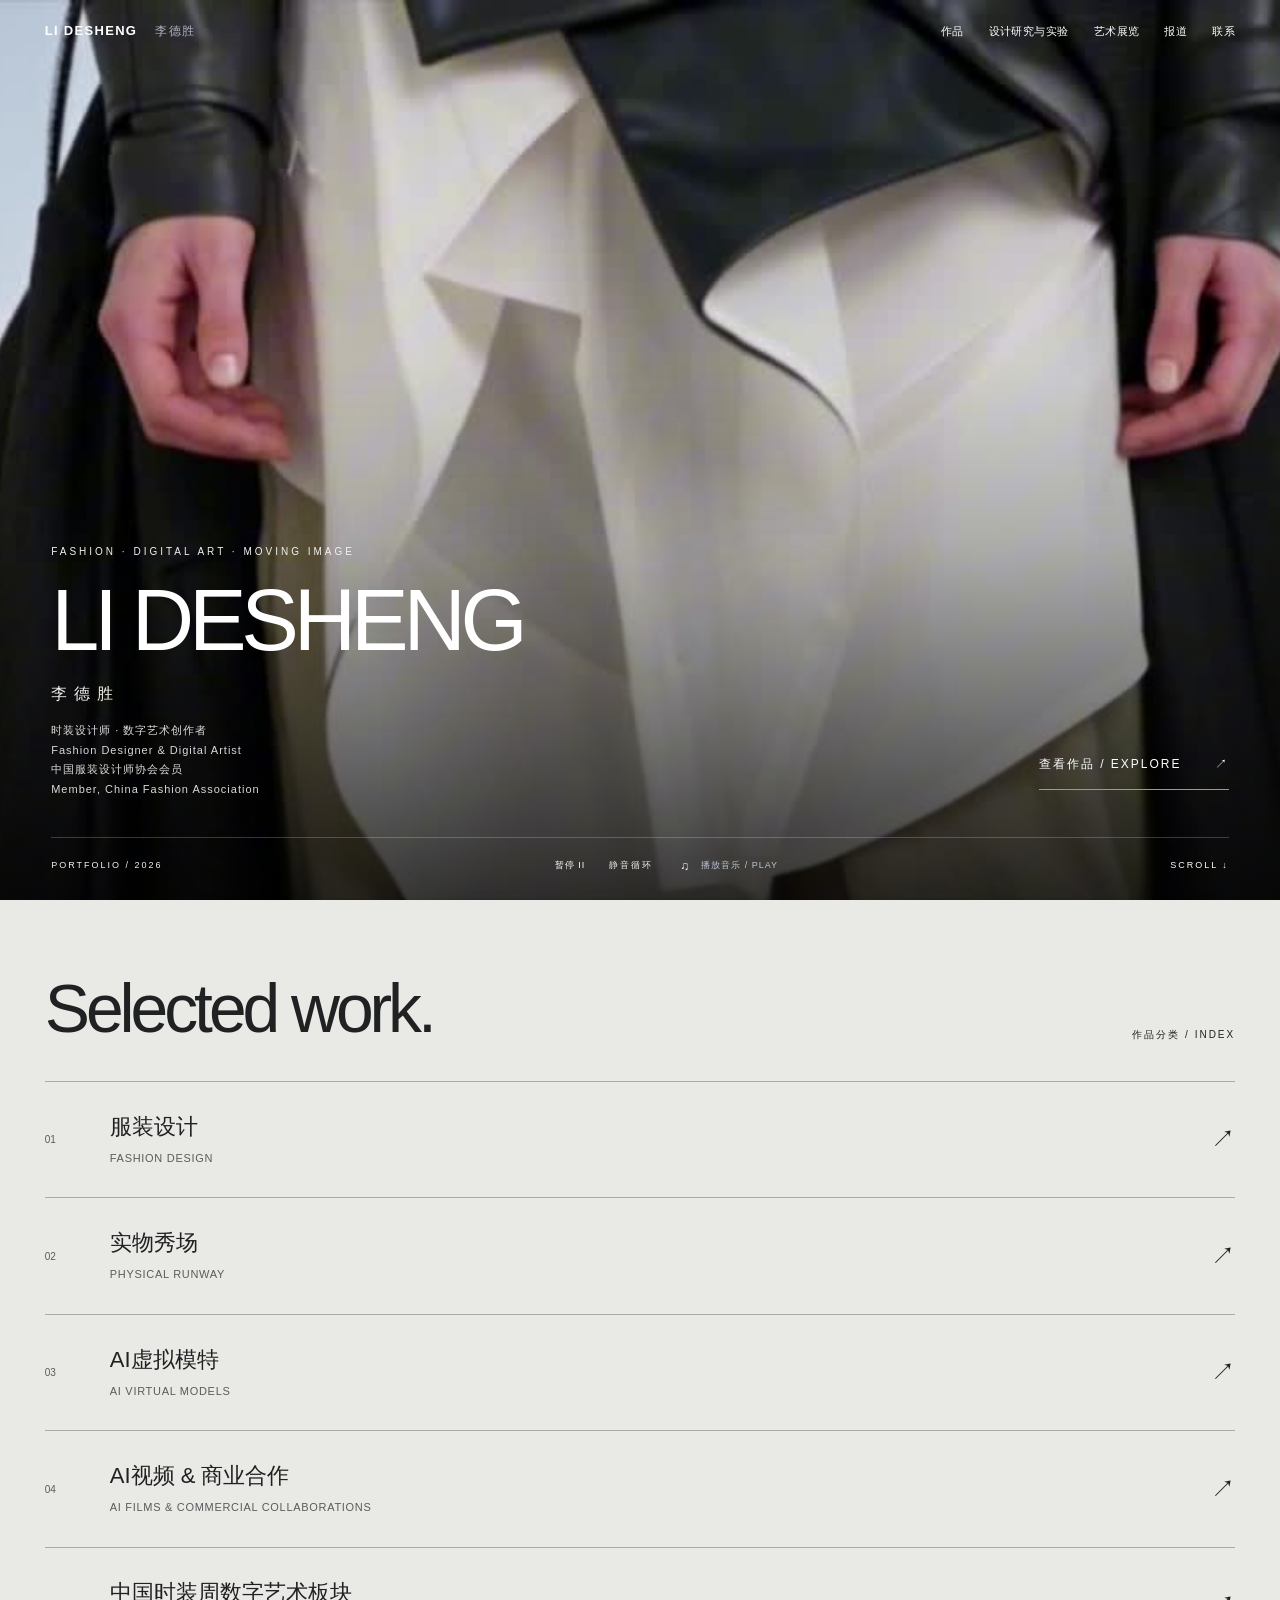
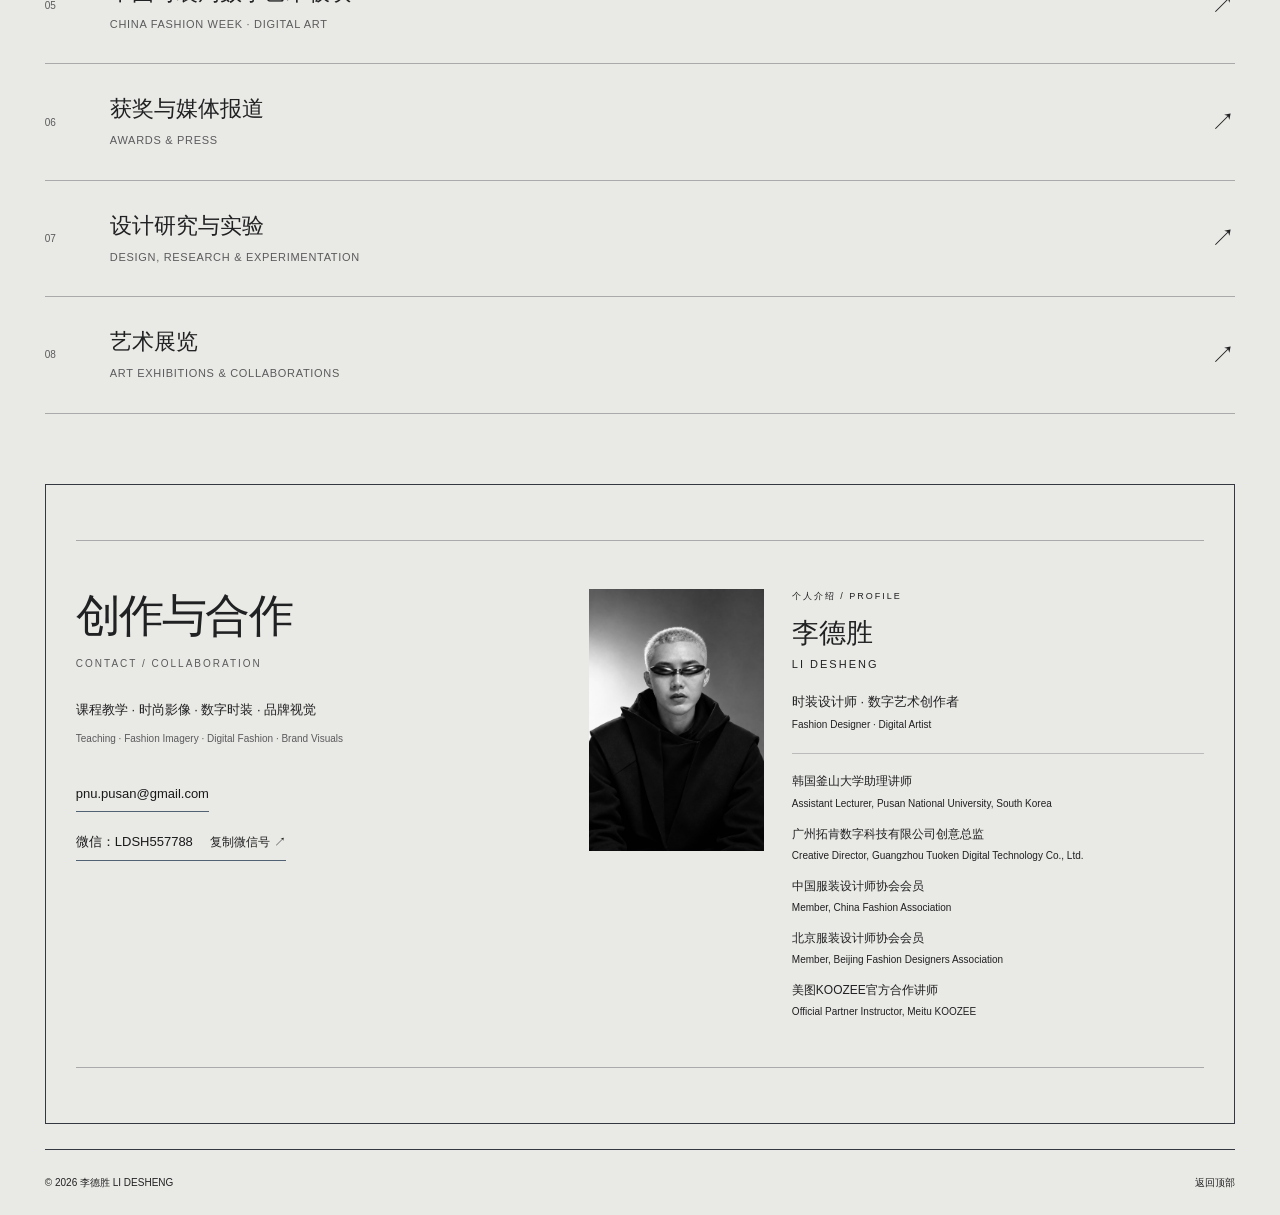
<file: index.html>
<!doctype html><html lang="zh-CN"><head><meta charset="UTF-8"><meta name="viewport" content="width=device-width,initial-scale=1"><meta name="description" content="李德胜个人作品集：服装设计、AI时尚影像与人物创作。"><title>李德胜 LI DESHENG — 时装设计与数字艺术</title><style>
:root{--ink:#171717;--muted:#707070;--line:#dedede}*{box-sizing:border-box}html{scroll-behavior:smooth;scroll-padding-top:100px}body{margin:0;background:#fff;color:var(--ink);font:16px/1.7 Arial,"PingFang SC","Microsoft YaHei",sans-serif}button,a{-webkit-tap-highlight-color:transparent}a{color:inherit;text-decoration:none}button{font:inherit;color:inherit;cursor:pointer}a:focus-visible,button:focus-visible{outline:2px solid #171717;outline-offset:5px}header{position:sticky;top:0;z-index:10;background:rgba(255,255,255,.96);border-bottom:1px solid var(--line)}.nav{max-width:1600px;margin:auto;display:flex;justify-content:space-between;align-items:center;padding:20px 4vw}.brand{font-weight:700;letter-spacing:.06em;font-size:18px}.brand span{font-weight:400;font-size:14px;margin-left:18px}.links{display:flex;gap:28px;font-size:14px}.wrap{max-width:1600px;margin:auto;padding:0 4vw}.intro{padding:60px 0 32px;display:flex;align-items:end;justify-content:space-between;gap:25px}.eyebrow{font-size:12px;letter-spacing:.16em;color:var(--muted)}h1{font-weight:400;font-size:clamp(44px,7.8vw,112px);line-height:1.05;letter-spacing:-.05em;margin:15px 0 0}.intro p{margin:0;max-width:300px;font-size:16px}.hero{margin:0}.hero button{padding:0;border:0;display:block;background:#eee;width:100%}.hero img{display:block;width:100%;height:auto}.hero figcaption{display:flex;justify-content:space-between;font-size:14px;padding:16px 0;color:var(--muted)}section{padding:85px 0;border-top:1px solid var(--line);margin-top:55px}.section-heading{display:flex;align-items:center;justify-content:space-between;margin-bottom:35px;gap:20px}h2{font-size:32px;font-weight:400;margin:0;letter-spacing:-.03em}h2 small{font-size:13px;letter-spacing:.12em;display:block;color:var(--muted);margin-top:6px}.filters{display:flex;gap:18px;flex-wrap:wrap}.filters button{border:0;border-bottom:1px solid transparent;padding:5px 0;background:none;font-size:14px;color:var(--muted)}.filters button[aria-pressed=true]{border-color:var(--ink);color:var(--ink)}.grid{display:grid;grid-template-columns:repeat(2,minmax(0,1fr));gap:50px 32px}.work[hidden]{display:none}.image-button{width:100%;padding:0;border:0;display:block;background:#f1f1f1;overflow:hidden}.image-button img{display:block;width:100%;height:auto;aspect-ratio:2/3;object-fit:contain;transition:transform .5s}.image-button:hover img{transform:scale(1.025)}.caption{display:flex;align-items:baseline;justify-content:space-between;gap:10px;margin-top:14px}.caption h3{margin:0;font-size:18px;font-weight:400}.caption span{font-size:13px;color:var(--muted)}.about-grid{display:grid;grid-template-columns:1fr 1.5fr;gap:60px}.name{font-size:42px;line-height:1.3;margin:0 0 14px}.role{color:var(--muted);margin:0}.bio{font-size:20px;line-height:1.9;margin:0 0 35px;max-width:760px}.details{display:grid;grid-template-columns:1fr 1fr;gap:28px}.details h3{font-size:14px;margin:0 0 12px;font-weight:400;color:var(--muted)}.details p{margin:0;font-size:16px}.collab{display:flex;justify-content:space-between;align-items:center;gap:30px}.collab p{margin:12px 0 0;color:var(--muted)}.lab-mark{font-size:clamp(25px,4vw,64px);letter-spacing:-.06em}footer{border-top:1px solid var(--line);padding:25px 0;display:flex;justify-content:space-between;gap:20px;font-size:13px;color:var(--muted)}dialog{width:100vw;max-width:none;height:100dvh;max-height:none;border:0;padding:60px 20px 30px;background:#f8f8f8;color:var(--ink);position:fixed;inset:0;margin:0}dialog::backdrop{background:#fff}dialog img{display:block;max-width:100%;max-height:calc(100dvh - 135px);margin:auto;object-fit:contain}dialog p{text-align:center;font-size:14px}#close{position:absolute;top:16px;right:24px;background:#fff;border:1px solid var(--line);padding:8px 20px;font-size:14px}body.modal-open{overflow:hidden}.skip{position:absolute;left:-9999px}.skip:focus{left:10px;top:10px;z-index:99;background:white;padding:10px}
@media(max-width:700px){.nav{padding:17px 5vw}.brand{font-size:15px}.brand span{display:none}.links{gap:18px}.wrap{padding:0 5vw}.intro{padding-top:40px;display:block}.intro p{margin-top:24px;font-size:14px;max-width:100%}.hero figcaption{font-size:12px;gap:10px}.hero figcaption span:last-child{display:none}section{padding:50px 0;margin-top:35px}.section-heading{display:block}h2{font-size:28px}.filters{gap:20px;margin-top:24px}.grid{gap:30px 14px}.caption{display:block}.caption h3{font-size:15px}.caption span{font-size:12px}.about-grid{grid-template-columns:1fr;gap:30px}.bio{font-size:18px}.details{grid-template-columns:1fr;gap:24px}.collab{display:block}.lab-mark{margin-top:25px}footer{font-size:12px}.name{font-size:36px}}
@media(prefers-reduced-motion:reduce){html{scroll-behavior:auto}*{transition:none!important}}

.profile-hero{display:grid;grid-template-columns:1.15fr .85fr;gap:7vw;padding:65px 0 70px;align-items:center}.hero-copy h1{font-size:clamp(52px,7.8vw,110px);letter-spacing:-.055em}.hero-copy h1 span{display:block;font-size:.46em;letter-spacing:0;margin-top:15px}.hero-copy .summary{font-size:18px;line-height:1.95;max-width:600px;margin:32px 0}.hero-copy .credentials{font-size:14px;color:#666;line-height:1.9}.hero-photo{margin:0;max-width:430px;width:100%;justify-self:end}.hero-photo img{display:block;width:100%;aspect-ratio:4/5;object-fit:cover}.hero-photo figcaption{font-size:12px;color:#777;margin-top:10px;letter-spacing:.1em}.hero-note{font-size:13px;color:#777;margin-top:38px}.work-index{border-top:1px solid var(--line);padding:25px 0;position:sticky;top:73px;background:white;z-index:5;display:flex;justify-content:space-between;align-items:center}.work-index .filters{gap:25px}.work-index a{font-size:14px;color:#666}.work-index button[aria-pressed=true]{color:#171717}.gallery-section{margin:0;padding:60px 0}.gallery-section[hidden]{display:none}.gallery{columns:3;column-gap:26px}.piece{break-inside:avoid;margin-bottom:35px}.piece img{width:100%;height:auto;aspect-ratio:auto;object-fit:contain;background:#fafafa}.piece .caption h3{font-size:14px}.piece .caption span{font-size:12px}.section-count{font-size:12px;letter-spacing:.12em;color:#777}.contact-list{display:flex;gap:30px;flex-wrap:wrap;margin-top:22px}.contact-list a{border-bottom:1px solid #bbb;font-size:16px}.honors{margin-top:30px}.honors p{margin:0;line-height:2}.about-grid{grid-template-columns:.85fr 1.3fr}#viewer-nav{display:flex;justify-content:center;gap:20px}#viewer-nav button{background:white;border:1px solid #ccc;padding:6px 18px;font-size:14px}dialog img{max-height:calc(100dvh - 185px)}.ai-note{font-size:14px;color:#777;max-width:780px;margin:12px 0 0}.piece .image-button:hover img{transform:none}.piece .image-button:hover{opacity:.92}.nav .links{gap:24px}@media(max-width:850px){.gallery{columns:2}.profile-hero{gap:30px}.hero-copy .summary{font-size:16px}.hero-copy .credentials{font-size:13px}}@media(max-width:600px){.profile-hero{grid-template-columns:1fr;padding:35px 0 40px;gap:30px}.hero-photo{max-width:100%;justify-self:stretch}.hero-photo img{aspect-ratio:4/3;object-position:center 36%}.hero-copy h1{font-size:58px}.hero-copy .summary{margin:24px 0 18px}.hero-note{margin-top:22px}.gallery{columns:2;column-gap:13px}.piece{margin-bottom:24px}.piece .caption h3{font-size:13px;line-height:1.6}.work-index{top:64px;padding:16px 0;display:block}.work-index .filters{gap:20px;margin-top:0}.work-index a{display:none}.gallery-section{padding:40px 0}.nav .links{gap:18px}.contact-list{gap:15px}.caption span{display:none}.about-grid{grid-template-columns:1fr}.hero-copy .eyebrow{font-size:12px}.hero-copy .credentials{font-size:14px}}
/* Personal portrait: compact, natural proportions */
.hero-photo{max-width:260px;justify-self:center}.hero-photo img{width:100%;height:auto;aspect-ratio:auto;object-fit:contain}.hero-photo figcaption{font-size:12px;line-height:1.6}@media(max-width:600px){.profile-hero{gap:24px}.hero-photo{max-width:180px;justify-self:start}.hero-photo img{width:100%;height:auto;aspect-ratio:auto;object-fit:contain}}

/* Motion remains subtle; all content stays accessible without JavaScript. */
header{backdrop-filter:blur(12px)}.links a{position:relative}.links a::after{content:"";position:absolute;left:0;right:0;bottom:-5px;height:1px;background:currentColor;transform:scaleX(0);transform-origin:left;transition:transform .3s}.links a:hover::after{transform:scaleX(1)}
.piece .image-button{transition:box-shadow .4s,opacity .4s}.piece .image-button img{transition:transform .65s cubic-bezier(.2,.7,.2,1)}.piece .image-button:hover{opacity:1;box-shadow:0 8px 25px #00000012}.piece .image-button:hover img{transform:scale(1.018)}
.reveal{animation:reveal-in .75s cubic-bezier(.2,.7,.2,1) both}.gallery-section.filter-enter{animation:reveal-in .5s both}.profile-hero{animation:reveal-in .9s both}dialog[open]{animation:viewer-in .3s both}.image-enter{animation:image-in .35s both}
@keyframes reveal-in{from{opacity:0;transform:translateY(18px)}to{opacity:1;transform:translateY(0)}}@keyframes viewer-in{from{opacity:0}to{opacity:1}}@keyframes image-in{from{opacity:.25;transform:scale(.985)}to{opacity:1;transform:scale(1)}}
#copy-wechat{border:0;border-bottom:1px solid #bbb;background:none;padding:0 0 3px;text-align:left;font-size:16px;transition:color .25s,border-color .25s}#copy-wechat:hover{color:#666;border-color:#171717}.copy-label{font-size:12px;margin-left:14px;color:#777}#copy-status{font-size:13px;color:#666;align-self:center}
@media(prefers-reduced-motion:reduce){html{scroll-behavior:auto}*,*::before,*::after{animation:none!important;transition:none!important}.piece .image-button:hover img{transform:none}}

.film-grid{display:grid;grid-template-columns:repeat(2,minmax(0,1fr));gap:40px 26px}.film-button{position:relative;display:block;width:100%;padding:0;border:0;background:#101010;overflow:hidden;aspect-ratio:16/10}.film-button img{display:block;width:100%;height:100%;object-fit:contain;transition:transform .6s,opacity .4s}.film-button:hover img{transform:scale(1.025);opacity:.8}.film-card .caption h3{font-size:14px}.play-symbol{position:absolute;inset:0;display:grid;place-content:center;color:white;font-size:26px;text-shadow:0 2px 14px #000}.film-duration{position:absolute;bottom:12px;right:14px;color:white;background:#0009;padding:2px 8px;font-size:12px;letter-spacing:.08em}#film-viewer{background:#111;color:white;display:none;align-items:center;justify-content:center;flex-direction:column;gap:16px}#film-viewer[open]{display:flex}#film-player{display:block;width:100%;max-width:1200px;max-height:calc(100dvh - 175px);background:#000}#film-title{margin:0;font-size:14px}#film-close{position:absolute;right:24px;top:16px;background:#222;color:white;border:1px solid #666;padding:8px 20px;font-size:14px}#film-status{font-size:13px;color:#ccc;margin:0}#film-status[hidden]{display:none}@media(max-width:600px){.film-grid{grid-template-columns:1fr;gap:28px}.work-index .filters{gap:12px 18px}.film-card .caption{display:flex}.film-card .caption span{display:block}.film-card .caption h3{font-size:13px}#film-viewer{padding:65px 12px 25px}}

.translation{display:block;font-size:.84em;color:#777;line-height:1.8;margin-top:12px}.credentials .translation{font-size:12px}.caption h3 small{display:block;color:#777;font-size:11px;line-height:1.6;margin-top:5px;font-weight:400;letter-spacing:.01em}.caption h3{min-width:0}.caption>span{flex-shrink:0}.honors .translation{font-size:13px;line-height:1.9}.bio .translation{font-size:16px}.hero-copy .summary .translation{font-size:14px}.details .translation{font-size:13px}@media(max-width:600px){.caption h3 small{font-size:10px}.bio .translation{font-size:14px}}

.music-control{position:fixed;right:24px;bottom:24px;z-index:20;display:flex;align-items:center;gap:12px;background:rgba(255,255,255,.95);border:1px solid #dedede;border-radius:30px;padding:10px 18px;box-shadow:0 4px 20px #0000000d;backdrop-filter:blur(12px);font-size:12px;letter-spacing:.04em}.music-control[aria-pressed=true] .music-icon{animation:music-pulse 1.8s ease-in-out infinite}.music-icon{font-size:16px;width:16px}footer{padding-bottom:90px}@keyframes music-pulse{50%{opacity:.35}}@media(max-width:600px){.music-control{right:16px;bottom:calc(16px + env(safe-area-inset-bottom));padding:9px 14px}}@media(prefers-reduced-motion:reduce){.music-control .music-icon{animation:none!important}}

/* Dark editorial edition */
:root{color-scheme:dark;--ink:#eff2f5;--muted:#8b94a1;--line:#ffffff21;--accent:#95daff}body{background:#080a0e;color:var(--ink);font-family:Arial,"PingFang SC","Microsoft YaHei",sans-serif;background-image:radial-gradient(ellipse at 90% 5%,#12384c44,transparent 38%)}body::before{content:"";position:fixed;inset:0;pointer-events:none;z-index:-1;background:linear-gradient(110deg,transparent 40%,#42718a0a 55%,transparent 75%)}::selection{background:#95daff;color:#080a0e}a:focus-visible,button:focus-visible{outline-color:var(--accent)}header{background:#080a0ed9;border-color:var(--line);backdrop-filter:blur(20px)}.nav{padding-top:22px;padding-bottom:22px}.brand{letter-spacing:.13em}.brand span,.links{color:#b0b7c1}.links a:hover{color:var(--accent)}.wrap{max-width:1520px}.profile-hero{position:relative;grid-template-columns:1fr 280px;padding:100px 0 88px;gap:65px;border-bottom:1px solid var(--line);min-height:650px}.profile-hero::before{content:"01 / PROFILE";position:absolute;right:0;top:28px;font-size:10px;letter-spacing:.22em;color:#687483}.eyebrow{color:var(--accent);letter-spacing:.19em;font-size:11px}.hero-copy h1{font-size:clamp(56px,6.5vw,94px);font-weight:600;letter-spacing:-.065em}.hero-copy h1 span{font-size:clamp(40px,6.5vw,100px);font-weight:800;line-height:1.04;letter-spacing:-.065em;margin-top:18px;background:linear-gradient(110deg,#fff,#b9c7d2 65%,#6caccd);background-clip:text;-webkit-background-clip:text;color:transparent}.hero-copy .summary{font-size:17px;line-height:1.9;margin:30px 0 20px;color:#c5cbd4}.hero-copy .credentials{font-size:13px;color:#949da9}.translation,.credentials .translation{color:#778694}.hero-note{color:#8893a0;letter-spacing:.1em;font-size:11px}.hero-photo{max-width:235px;position:relative;padding:10px;border:1px solid #82c7ed33;background:#11151b;box-shadow:0 0 80px #58a9d710}.hero-photo::before,.hero-photo::after{content:"";position:absolute;width:24px;height:24px;border-color:var(--accent);pointer-events:none}.hero-photo::before{top:-1px;left:-1px;border-left:1px solid;border-top:1px solid}.hero-photo::after{bottom:-1px;right:-1px;border-right:1px solid;border-bottom:1px solid}.hero-photo figcaption{font-size:9px;color:#8b9aaa;letter-spacing:.1em;margin:12px 2px 2px}.work-index{background:#080a0eed;backdrop-filter:blur(16px);border-top:0;border-bottom:1px solid var(--line);top:75px;padding:23px 0}.work-index a{color:#7c8898;font-size:12px}.filters button{color:#8a94a3;font-size:13px;transition:color .25s,border-color .25s}.work-index button[aria-pressed=true],.filters button[aria-pressed=true]{color:var(--accent);border-color:var(--accent)}.filters button:hover{color:#fff}.gallery-section{padding:65px 0 25px}.section-heading{margin-bottom:35px}h2{font-size:29px;letter-spacing:-.04em}h2 small{color:var(--accent);font-size:10px;letter-spacing:.22em;margin-top:9px}.section-count{color:#768596;font-size:10px}.gallery{column-gap:28px}.piece{margin-bottom:38px}.piece .image-button{background:#12171e;position:relative;border:1px solid #ffffff0a}.piece img{background:#12171e}.piece .image-button:hover{box-shadow:0 0 28px #95daff19;border-color:#95daff80}.piece .image-button:hover img{transform:scale(1.018)}.caption{padding-top:5px}.piece .caption h3,.film-card .caption h3{font-size:13px;color:#d7dde4}.caption h3 small{color:#758290;font-size:10px}.caption>span{font-family:monospace;font-size:10px!important;color:#576a80}.film-button{border:1px solid #ffffff24;background:#10151b}.film-button:hover{border-color:#95daff77}.play-symbol{font-size:23px;color:#d9f2ff}.film-duration{background:#05090dda;border:1px solid #ffffff22}section{border-color:var(--line)}#about{padding-top:80px}.name{font-size:38px}.role{color:#9ba7b7}.bio{font-size:18px;color:#d1d8e0}.bio .translation{color:#7f90a2}.details h3,.honors .eyebrow{color:var(--accent)}.details p,.honors p{color:#aeb9c6;font-size:14px}.honors .translation,.details .translation{color:#788797}.contact-list a,#copy-wechat{border-color:#506273;color:#d0e8f6;font-size:14px}#copy-wechat:hover{color:var(--accent);border-color:var(--accent)}.copy-label,#copy-status{color:#7b93a8}.collab p{color:#9aa6b4}.lab-mark{color:#607a8e;letter-spacing:-.06em}footer{color:#6d7d8e;border-color:var(--line)}dialog{background:#0b0f15;color:#e7edf3}dialog::backdrop{background:#080b10}#close,#viewer-nav button{background:#17202b;color:#d0e8f6;border-color:#3a4b5c}.music-control{background:#111820e8;color:#c2e9ff;border-color:#8acffb40;box-shadow:0 4px 28px #0008}.music-control:hover{border-color:var(--accent)}.skip:focus{background:#101923;color:white}.image-button{background:#111820}.film-grid{gap:38px 28px}@media(max-width:850px){.profile-hero{grid-template-columns:1fr 210px;gap:30px;padding-top:75px;min-height:590px}.hero-photo{max-width:190px}}@media(max-width:600px){.nav{padding-top:18px;padding-bottom:18px}.links{font-size:12px}.profile-hero{grid-template-columns:1fr;padding:65px 0 40px;gap:30px;min-height:0}.profile-hero::before{top:18px}.hero-copy h1{font-size:62px}.hero-copy h1 span{font-size:53px}.hero-photo{max-width:160px;justify-self:start}.hero-copy .summary{font-size:15px}.hero-copy .credentials{font-size:12px}.credentials .translation{font-size:10px}.work-index{top:64px;padding:18px 0}.work-index .filters{gap:13px 18px}.filters button{font-size:12px}.gallery{column-gap:14px}.gallery-section{padding-top:42px}.piece{margin-bottom:27px}.piece .caption h3{font-size:12px}.caption h3 small{font-size:9px}.section-heading{margin-bottom:26px}h2{font-size:25px}.film-grid{gap:28px}.bio{font-size:16px}.music-control{font-size:11px}}

/* Immersive fashion opening */
.profile-hero{isolation:isolate;min-height:820px;padding:100px 0 80px;grid-template-columns:1fr 240px;overflow:hidden;border:0}.profile-hero::before{z-index:4;right:20px;top:24px;color:#aac6d9}.hero-stage{position:absolute;inset:0 -4vw 0 24%;z-index:-2;pointer-events:none;overflow:hidden}.hero-stage img{position:absolute;right:0;top:0;width:90%;height:100%;object-fit:cover;object-position:center 28%;filter:grayscale(1) brightness(.63);opacity:.7}.hero-stage::after{content:"";position:absolute;inset:0;background:linear-gradient(90deg,#080a0e 2%,#080a0ef5 18%,#080a0e82 49%,#080a0e1a 85%),linear-gradient(0deg,#080a0e 0%,transparent 25%,#080a0e22 90%)}.hero-light{position:absolute;width:500px;height:500px;right:-120px;top:120px;border-radius:50%;background:radial-gradient(circle,#6bcaff36,transparent 68%);filter:blur(25px);animation:light-drift 9s ease-in-out infinite alternate;mix-blend-mode:screen}.hero-rule{position:absolute;right:5%;top:20%;width:1px;height:56%;background:linear-gradient(transparent,#b7e4ff99,transparent);box-shadow:0 0 20px #90dfff;animation:rule-glow 4s ease-in-out infinite}.hero-copy{position:relative;z-index:2}.hero-copy .eyebrow{font-size:10px;display:inline-flex;align-items:center;gap:12px}.hero-copy .eyebrow::before{content:"";width:7px;height:7px;border-radius:50%;background:#a3e4ff;box-shadow:0 0 16px #92ddff;animation:rule-glow 3s infinite}.hero-copy h1{font-size:clamp(65px,6.5vw,95px);line-height:1.15}.hero-copy h1 span{font-size:clamp(68px,8.4vw,128px);line-height:.92;letter-spacing:-.065em;max-width:850px;margin-top:20px;background:linear-gradient(100deg,#fff 20%,#d2ebf7 58%,#5dbfed);background-clip:text;-webkit-background-clip:text;text-shadow:0 0 60px #9ce0ff0c}.hero-copy h1 span::after{content:"CREATIVE PRACTICE";display:block;margin-top:15px;font-size:clamp(20px,2.5vw,37px);font-weight:400;letter-spacing:.19em;-webkit-text-stroke:.65px #a8cfdf;color:transparent;line-height:1.4}.hero-copy .summary{margin:28px 0 20px}.hero-copy .credentials{max-width:550px}.hero-photo{max-width:130px;align-self:end;justify-self:end;z-index:3;margin-bottom:28px;background:#090e15b8;backdrop-filter:blur(10px);border-color:#9ddfff40}.hero-photo figcaption{font-size:8px}.hero-photo img{opacity:.85}.hero-note{margin-top:26px}.hero-actions{display:flex;gap:24px;align-items:center;margin-top:30px}.hero-actions a{display:inline-flex;align-items:center;gap:25px;font-size:12px;letter-spacing:.08em}.hero-actions .explore{border:1px solid #96dcff77;background:#8ad7ff0a;padding:12px 21px;transition:background .3s,box-shadow .3s}.hero-actions .explore:hover{background:#8ad7ff20;box-shadow:0 0 30px #7cc9ff20}.hero-actions .explore span{font-size:20px;color:#a8e5ff}.hero-actions .secondary{color:#8cabbc}.hero-bottom{position:absolute;bottom:20px;right:20px;z-index:4;color:#9dbece;font-size:9px;letter-spacing:.2em}.hero-bottom span{color:#e4f5ff;margin-left:12px}.fashion-ticker{overflow:hidden;border-block:1px solid #8cc3db2d;padding:17px 0;margin:0 -4vw;background:#0c131a;color:#9db5c5}.fashion-ticker-track{display:flex;width:max-content;gap:38px;animation:ticker 36s linear infinite;font-size:10px;letter-spacing:.26em}.fashion-ticker-track span{white-space:nowrap}.fashion-ticker-track i{color:#5dd2ff;font-style:normal}.fashion-ticker:hover .fashion-ticker-track{animation-play-state:paused}.work-index{margin-top:25px;border-top:1px solid var(--line)}@keyframes ticker{to{transform:translateX(-50%)}}@keyframes light-drift{to{transform:translate(-70px,70px) scale(1.25)}}@keyframes rule-glow{50%{opacity:.4}}@media(max-width:850px){.profile-hero{grid-template-columns:1fr 150px;min-height:830px}.hero-copy h1 span{font-size:83px}.hero-stage{left:10%}.hero-stage img{width:85%}.hero-photo{max-width:115px}.hero-copy .credentials{max-width:420px}}@media(max-width:600px){.profile-hero{display:block;min-height:900px;padding-top:75px;padding-bottom:185px;margin-right:-5vw;padding-right:5vw}.hero-stage{inset:0 -5vw 0 -5vw}.hero-stage img{width:100%;object-position:58% 0%;opacity:.4}.hero-stage::after{background:linear-gradient(90deg,#080a0eec,#080a0e82 60%,#080a0e22),linear-gradient(0deg,#080a0e,transparent 50%)}.hero-copy h1{font-size:65px}.hero-copy h1 span{font-size:57px;letter-spacing:-.07em}.hero-copy h1 span::after{font-size:19px;letter-spacing:.15em}.hero-photo{position:absolute;width:95px;right:6vw;bottom:25px;margin:0;padding:7px}.hero-photo figcaption{font-size:6px}.hero-copy .summary{font-size:14px}.hero-copy .credentials{font-size:12px}.hero-actions{gap:18px}.hero-actions a{font-size:10px;gap:12px}.hero-actions .explore{padding:10px 15px}.hero-bottom{left:0;right:auto;bottom:42px;max-width:210px;font-size:8px;line-height:2}.hero-light{right:-200px;top:250px}.fashion-ticker{margin:0 -5vw;padding:14px 0}.fashion-ticker-track{font-size:9px}.work-index{margin-top:20px}}
@media(prefers-reduced-motion:reduce){.hero-light,.hero-rule,.hero-copy .eyebrow::before,.fashion-ticker-track{animation:none!important}}

/* Portrait aligned with the personal introduction */
.profile-hero{display:block}.hero-copy{max-width:900px}.intro-profile{display:grid;grid-template-columns:minmax(0,1fr) 125px;gap:30px;align-items:center;max-width:655px;margin-top:22px}.intro-profile .credentials{margin:0;max-width:none}.intro-profile .hero-photo{position:relative;inset:auto;align-self:center;justify-self:start;width:125px;max-width:125px;margin:0;padding:8px;background:#090e15d9}.intro-profile .hero-photo figcaption{font-size:7px;letter-spacing:.08em;line-height:1.7}.intro-profile .hero-photo img{opacity:1}@media(max-width:850px){.intro-profile{max-width:600px;gap:22px;grid-template-columns:minmax(0,1fr) 115px}.intro-profile .hero-photo{width:115px;max-width:115px}}@media(max-width:600px){.intro-profile{grid-template-columns:minmax(0,1fr) 90px;gap:16px;max-width:100%;align-items:start}.intro-profile .hero-photo{position:relative;inset:auto;width:90px;max-width:90px;align-self:start;padding:6px;margin-top:2px}.intro-profile .hero-photo figcaption{font-size:6px}.intro-profile .credentials{font-size:11px}.intro-profile .credentials .translation{font-size:9px}.profile-hero{padding-bottom:80px;min-height:880px}.hero-bottom{bottom:20px;max-width:none}}

/* Name and portrait form one identity lockup. */
.identity-composition{display:flex;gap:28px;align-items:center;margin:28px 0 30px;max-width:820px}.identity-composition .hero-photo{position:relative;inset:auto;width:140px;max-width:140px;flex:0 0 140px;margin:0;padding:0;border:0;box-shadow:none;background:transparent;backdrop-filter:none;align-self:center}.identity-composition .hero-photo img{width:100%;height:190px;object-fit:cover;object-position:center;opacity:1;border:1px solid #9ddfff30}.identity-composition .hero-photo::before,.identity-composition .hero-photo::after{display:none}.identity-composition .hero-photo figcaption{display:none}.identity-name{min-width:0;flex:1}.identity-name h1{margin:0;font-size:clamp(54px,5.3vw,76px);line-height:1.05;letter-spacing:-.06em}.identity-name h1 span{font-size:clamp(48px,5.5vw,80px);margin-top:18px;line-height:.97;white-space:nowrap;letter-spacing:-.07em}.identity-name h1 span::after{margin-top:14px;font-size:18px;letter-spacing:.2em;line-height:1.4;-webkit-text-stroke:0;color:#9ec7db}.hero-copy{max-width:850px}.hero-copy .summary{margin-top:0}.intro-profile{display:block;margin-top:24px;max-width:580px}.intro-profile .credentials{max-width:580px}.profile-hero{padding-top:120px;padding-bottom:95px;min-height:860px}.hero-copy .eyebrow{margin-left:0}.hero-note{margin-top:30px}.hero-actions{margin-top:28px}@media(max-width:850px){.identity-composition{gap:24px}.identity-composition .hero-photo{width:115px;max-width:115px;flex-basis:115px}.identity-composition .hero-photo img{height:165px}.identity-name h1{font-size:60px}.identity-name h1 span{font-size:61px}.identity-name h1 span::after{font-size:13px}}@media(max-width:600px){.profile-hero{padding-top:85px;min-height:850px;padding-bottom:80px}.identity-composition{gap:17px;align-items:center;margin:28px 0 32px}.identity-composition .hero-photo{position:relative;inset:auto;width:90px;max-width:90px;flex-basis:90px;margin:0;padding:0}.identity-composition .hero-photo img{height:128px}.identity-name h1{font-size:45px;letter-spacing:-.06em}.identity-name h1 span{font-size:34px;letter-spacing:-.065em;margin-top:12px;white-space:nowrap}.identity-name h1 span::after{font-size:8px;letter-spacing:.16em;margin-top:12px;white-space:nowrap}.intro-profile{display:block;max-width:100%;margin-top:24px}.intro-profile .credentials{font-size:12px}.intro-profile .credentials .translation{font-size:10px}.hero-copy .summary{font-size:14px}.hero-bottom{bottom:25px}}

/* Award evidence and official films */
.honor-evidence{color:#d0e8f6;border-bottom:1px solid #506273;transition:color .25s,border-color .25s}.honor-evidence:hover{color:var(--accent);border-color:var(--accent)}
.press-section{scroll-margin-top:24px}.press-summary{display:grid;grid-template-columns:1.15fr .85fr;gap:48px;align-items:start;margin-bottom:42px}.press-summary>*{min-width:0}.award-meta{display:flex;align-items:center;gap:14px;flex-wrap:wrap;font-size:11px;letter-spacing:.15em;color:#8498aa}.award-badge{border:1px solid #95daff55;padding:6px 12px;color:var(--accent);background:#95daff08}.award-title{font-size:clamp(24px,2.4vw,34px);font-weight:400;line-height:1.55;margin:22px 0 8px;color:#e7edf3}.award-english{font-size:13px;line-height:1.8;color:#8b9aaa;margin:0 0 20px}.award-description{font-size:14px;line-height:1.95;color:#b3c0ce;margin:0}.award-description .translation{font-size:12px;margin-top:12px;color:#8294a6}.award-team{margin:18px 0 0;font-size:12px;line-height:1.9;color:#8498aa}.award-team span{color:#bccad7}.press-news{display:block;border:1px solid #ffffff24;padding:28px;background:linear-gradient(135deg,#13202b55,#10151b);transition:border-color .25s,background .25s}.press-news:hover{border-color:#95daff88;background:#13202b77}.press-news-meta{display:flex;justify-content:space-between;gap:16px;flex-wrap:wrap;color:var(--accent);font-size:10px;letter-spacing:.15em}.press-news h3{font-size:21px;font-weight:400;line-height:1.65;margin:22px 0 12px;color:#dfe8f1;word-break:keep-all}.press-news p{font-size:13px;color:#9baabb;line-height:1.9;margin:0 0 23px}.press-news-action{display:flex;justify-content:space-between;gap:12px;font-size:12px;color:#ccecff;padding-top:18px;border-top:1px solid var(--line)}
.official-video-grid{display:grid;grid-template-columns:repeat(2,minmax(0,1fr));gap:28px}.official-video-card{min-width:0}.official-video-shell{position:relative;aspect-ratio:16/9;background:#10171f;border:1px solid #ffffff24;overflow:hidden}.official-video-shell:hover{border-color:#95daff77}.official-video-cover{position:absolute;inset:0;width:100%;height:100%;padding:0;border:0;background:radial-gradient(ellipse at 72% 32%,#294356,#111821 65%);display:grid;place-items:center;color:#e4f4ff;overflow:hidden}.official-video-cover[hidden]{display:none}.official-video-cover img{position:absolute;inset:0;display:block;width:100%;height:100%;object-fit:cover;filter:brightness(.6);transition:filter .35s,transform .5s}.official-video-cover img[hidden]{display:none}.official-video-cover:hover img{filter:brightness(.78);transform:scale(1.025)}.official-video-label{position:absolute;left:18px;top:16px;z-index:1;font:10px/1.6 Arial,sans-serif;letter-spacing:.18em;text-shadow:0 1px 6px #000}.official-play{position:relative;z-index:1;display:grid;place-items:center;width:62px;height:62px;border:1px solid #d9f2ffbb;border-radius:50%;background:#08101a66;backdrop-filter:blur(8px);font-size:21px;padding-left:4px;transition:background .25s,border-color .25s}.official-video-cover:hover .official-play{background:#264e68aa;border-color:#fff}.official-play-caption{position:absolute;bottom:18px;left:18px;right:18px;z-index:1;font-size:11px;letter-spacing:.05em;text-shadow:0 1px 6px #000}.official-video-shell iframe{position:absolute;inset:0;width:100%;height:100%;border:0}.official-video-card h3{margin:15px 0 8px;font-size:15px;font-weight:400;line-height:1.7;color:#d7e2ed}.official-video-card h3 small{display:block;font-size:11px;color:#8597a9;font-weight:400;margin-top:3px}.official-video-footer{display:flex;justify-content:space-between;gap:12px;align-items:center;flex-wrap:wrap;font-size:11px;color:#97bdd6}.official-video-footer a{border-bottom:1px solid #506273;padding-bottom:2px}.official-video-footer a:hover{color:var(--accent);border-color:var(--accent)}.official-video-stop{border:1px solid #506273;background:transparent;font-size:11px;padding:4px 9px;color:#c4d8e8}.official-video-stop[hidden]{display:none}
@media(max-width:850px){.press-summary{grid-template-columns:1fr;gap:28px}.press-news{padding:24px}.award-title{max-width:30ch}}@media(max-width:600px){.press-section .section-heading{margin-bottom:28px}.press-section .section-count{display:block;margin-top:10px}.press-summary{gap:24px;margin-bottom:30px}.award-title{font-size:23px;margin-top:18px}.award-description{font-size:13px}.press-news{padding:22px}.press-news h3{font-size:18px}.official-video-grid{grid-template-columns:1fr;gap:30px}.official-video-card h3{font-size:14px}.nav .links{gap:12px}}
</style><style>.practice-intro{color:var(--muted);line-height:1.9;margin:0 0 35px;max-width:740px}.runway-label{font-size:15px;letter-spacing:.12em;margin:40px 0 24px;color:var(--accent)}.runway-grid{display:grid;grid-template-columns:repeat(3,minmax(0,1fr));gap:26px}.runway-grid .piece img{aspect-ratio:2/3;object-fit:cover;background:#111}.research-publications{margin-top:65px;border-top:1px solid var(--line);padding-top:45px}.paper-grid{display:grid;grid-template-columns:repeat(2,minmax(0,1fr));gap:24px}.paper-card{padding:30px;border:1px solid var(--line);background:#ffffff03;display:flex;flex-direction:column;align-items:flex-start}.paper-card h3{font-size:21px;line-height:1.5;margin:18px 0}.paper-card p,.publication-book p,.exhibition-card p{font-size:14px;line-height:1.9;color:var(--muted)}.paper-card a{color:var(--accent);font-size:14px;border-bottom:1px solid #95daff66;margin-top:auto;padding-top:16px}.publication-book{display:grid;grid-template-columns:1fr 1fr;align-items:center;gap:45px;margin-top:40px;padding:30px;border:1px solid var(--line)}.book-images{display:grid;grid-template-columns:1fr 1fr;gap:18px;align-items:start}.book-images img{width:100%;height:auto;aspect-ratio:auto;display:block}.publication-book h3,.exhibition-card h3{font-size:28px;margin:20px 0;line-height:1.5}.publication-book h3 small,.exhibition-card h3 small{display:block;font-size:14px;letter-spacing:.08em;color:var(--muted);margin-top:8px}.exhibitions-section{border-top:1px solid var(--line);padding:65px 0}.exhibition-card{display:grid;grid-template-columns:1.3fr 1fr;gap:40px;align-items:center}.exhibition-card img{width:100%;height:auto;aspect-ratio:auto;display:block}.exhibition-credit{border-left:2px solid var(--accent);padding-left:18px}.work-index .filters{flex-wrap:wrap}@media(max-width:850px){.runway-grid{grid-template-columns:repeat(2,minmax(0,1fr))}.exhibition-card{grid-template-columns:1fr}.nav .links{gap:15px}}@media(max-width:600px){.paper-grid,.publication-book{grid-template-columns:1fr}.paper-card,.publication-book{padding:22px}.paper-card h3{font-size:18px}.runway-grid{gap:13px}.publication-book{gap:25px}.research-publications{margin-top:40px}.nav .links{gap:12px}.nav .links a{font-size:12px}.exhibitions-section{padding:40px 0}}</style><style>.china-fashion-week-press{margin-bottom:46px;display:grid;grid-template-columns:.7fr 1.3fr;gap:48px;align-items:center}.press-feature-label{display:flex;flex-direction:column;align-items:flex-start;gap:14px;color:var(--accent);font-size:28px;letter-spacing:.04em}.press-feature-label>span[lang]{font-size:12px;letter-spacing:.17em}.press-feature-label .award-badge{font-size:10px;letter-spacing:.08em;margin-top:8px}.china-fashion-week-press .press-news{border-color:#95daff45;background:linear-gradient(120deg,#18354566,#0c141e)}.china-fashion-week-press .press-news h3 .translation{font-size:14px;margin-top:7px;color:#9eb6c9}@media(max-width:850px){.china-fashion-week-press{grid-template-columns:1fr;gap:24px}.press-feature-label{font-size:23px}.china-fashion-week-press{margin-bottom:35px}}</style><style id="category-navigation-style">
[hidden]{display:none!important}.work-index{position:static;gap:24px;padding:30px 0 32px;background:transparent}.work-index h2{font-size:30px;margin-top:9px}.category-index-note{font-size:13px;color:var(--muted)}.category-grid{display:grid;grid-template-columns:repeat(2,minmax(0,1fr));gap:44px 28px;padding-bottom:65px}.category-cover{display:block;min-width:0}.category-image{position:relative;aspect-ratio:4/3;overflow:hidden;background:#e9e9e9}.category-image img{width:100%;height:100%;display:block;object-fit:cover;transition:transform .65s ease,filter .4s ease}.category-fashion img{object-position:center 47%}.category-runway img,.category-portrait img{object-position:center 28%}.category-about img{object-fit:contain;background:#e9e7e3;padding:28px}.category-number{position:absolute;top:18px;left:18px;background:#ffffffdd;color:#151515;padding:3px 9px;font:11px/1.8 Arial,sans-serif;letter-spacing:.12em}.category-open{position:absolute;bottom:18px;right:18px;display:grid;place-items:center;width:42px;height:42px;border-radius:50%;background:#ffffffec;color:#151515;font-size:22px;transition:transform .3s}.category-cover:hover .category-image img{transform:scale(1.035)}.category-cover:hover .category-open{transform:translate(2px,-2px)}.category-caption{display:flex;justify-content:space-between;align-items:start;gap:15px;padding-top:17px}.category-caption h3{font-size:20px;font-weight:400;line-height:1.5;margin:0}.category-caption h3 small{display:block;font-size:10px;letter-spacing:.14em;color:var(--muted);margin-top:6px}.category-caption>span{padding-top:5px;font-size:10px;letter-spacing:.08em;color:var(--muted);white-space:nowrap}.category-panel-nav{margin-bottom:32px}.category-panel-nav a{display:inline-flex;align-items:center;gap:16px;border-bottom:1px solid var(--line);padding:8px 0;font-size:14px}.category-panel-nav span{font-size:10px;letter-spacing:.12em;color:var(--muted)}[data-content-panel]{scroll-margin-top:90px}[data-content-panel] .section-heading h2:focus{outline:none}.work-index[hidden]{display:none}.nav .links a[aria-current="page"]{color:var(--accent);border-bottom:1px solid currentColor}@media(max-width:600px){.work-index{align-items:start;padding:24px 0;flex-direction:column;gap:12px}.work-index h2{font-size:26px}.category-grid{grid-template-columns:1fr;gap:32px;padding-bottom:40px}.category-image{aspect-ratio:4/3}.category-caption h3{font-size:18px}.category-caption>span{font-size:9px}.category-panel-nav{margin-bottom:24px}}
</style><style id="avant-garde-static-theme">
:root{--ink:#101113;--muted:#6d7074;--line:#c7c9ca;--accent:#101113}body{background:#e9eaeb;color:#101113;font-family:Arial,"PingFang SC","Microsoft YaHei",sans-serif}header{background:#e9eaebeb;border-bottom:1px solid #15151525;backdrop-filter:blur(15px)}.nav{padding:18px 3vw;max-width:none}.brand{font-size:14px;letter-spacing:.1em}.brand span{font-size:12px}.nav .links{gap:25px}.nav .links a{font-size:11px;letter-spacing:.04em}.wrap{max-width:none;padding:0 3vw}.concept-hero{margin:0;padding:0;border:0}.concept-top{display:flex;justify-content:space-between;gap:20px;font-size:9px;letter-spacing:.12em;padding:23px 0;color:#5a5b60}.concept-stage{height:clamp(560px,78vw,850px);position:relative;overflow:hidden;background:#24272a}.concept-keyvisual{position:absolute;inset:0;width:100%;height:100%;object-fit:cover;object-position:center}.concept-stage-shade{position:absolute;inset:0;background:linear-gradient(90deg,#090a0c75,transparent 65%),linear-gradient(0deg,#080a0d90,transparent 60%)}.concept-stage-index{position:absolute;left:27px;top:15px;color:#edf0f0;font-size:9px;line-height:1.8;letter-spacing:.15em}.concept-vertical{position:absolute;right:25px;top:28px;writing-mode:vertical-rl;color:white;font-size:9px;letter-spacing:.2em}.concept-title{position:absolute;left:2.4vw;bottom:34px;color:#f4f4f0}.concept-subtitle{font-size:11px;letter-spacing:.16em}.concept-title h1{font-size:clamp(80px,13.5vw,218px);font-weight:700;letter-spacing:-.075em;line-height:.78;margin:25px 0 0}.concept-title h1>span{display:inline-block;font-weight:400;font-size:.15em;letter-spacing:.06em;margin-left:25px;vertical-align:middle}.concept-enter{position:absolute;right:27px;bottom:32px;border:1px solid #ffffff80;border-radius:50%;width:100px;height:100px;display:flex;flex-direction:column;align-items:center;justify-content:center;color:white;font-size:11px;gap:4px;transition:background .3s}.concept-enter span{font-size:35px;line-height:1}.concept-enter:hover{background:#ffffff20}.concept-intro{display:grid;grid-template-columns:1.2fr 1fr .55fr;gap:35px;padding:36px 0 75px;align-items:start}.concept-intro>p{font-size:clamp(23px,3vw,44px);line-height:1.45;margin:0;letter-spacing:-.04em}.concept-intro>div:not(.concept-portrait){font-size:12px;line-height:2;color:#676a6d;padding-top:8px}.concept-portrait{justify-self:end;max-width:170px}.concept-portrait img{width:100%;display:block;aspect-ratio:4/3;object-fit:cover;filter:grayscale(1)}.concept-portrait span{display:block;font-size:8px;letter-spacing:.06em;margin-top:8px;color:#6d7074}.work-index{padding:27px 0 33px;border-top:1px solid #121416;align-items:end}.work-index .eyebrow{font-size:9px;letter-spacing:.15em}.work-index h2{font-size:clamp(32px,5vw,74px);letter-spacing:-.06em;margin-top:13px}.category-index-note{font-size:11px;color:#5d6064}.category-grid{gap:45px 22px;padding-bottom:85px}.category-cover{border-top:1px solid #929699;padding-top:13px;overflow:visible}.category-image{aspect-ratio:3/2;background:#d0d3d5}.category-image img{filter:saturate(.8);transition:transform .7s,filter .4s}.category-cover:hover .category-image img{filter:saturate(1);transform:scale(1.025)}.category-number{top:13px;left:13px;background:#e9eaeb;font-size:10px;padding:2px 7px}.category-open{border-radius:0;width:35px;height:35px;right:13px;bottom:13px;background:#e9eaeb;font-size:25px}.category-caption{padding-top:13px;min-height:70px;gap:18px}.category-caption h3{font-size:18px;letter-spacing:-.02em;color:#101113;line-height:1.6}.category-caption h3 small{font-size:8px;letter-spacing:.12em;margin-top:5px;color:#65696e}.category-caption>span{font-size:8px;color:#65696e;padding-top:8px}.category-about img{background:#d1d3d4;padding:25px}.category-portrait img{object-position:center 35%}.category-grid .category-video{grid-column:1/-1;display:grid;grid-template-columns:1.7fr 1fr;gap:22px;padding-top:15px}.category-video .category-image{aspect-ratio:16/9}.category-video .category-caption{flex-direction:column;justify-content:space-between;background:#14171a;padding:27px;color:white;min-height:100%}.category-video .category-caption h3{color:#eff0ef;font-size:clamp(25px,3vw,47px);line-height:1.35}.category-video .category-caption h3 small,.category-video .category-caption>span{color:#a3a6a9}.gallery-section,section[data-content-panel]{border-color:#979b9e;margin-top:0;padding:45px 0 70px;color:#101113;background:transparent}.section-heading h2{font-size:clamp(30px,4vw,60px);color:#101113;font-weight:400;letter-spacing:-.04em}.section-heading h2 small{color:#64676b}.gallery{column-gap:20px}.piece .image-button{background:#d8dadc}.piece .caption h3,.caption h3{color:#111315}.piece .caption span,.caption span,.translation,.section-count{color:#62676d}.piece .caption{border-top:1px solid #aaaeb1;padding-top:10px}.image-button img{background:#d8dadc}.paper-card,.publication-book,.press-news{background:#dfe1e2;border-color:#b5b8bb;color:#111315}.paper-card h3,.publication-book h3,.exhibition-card h3,.press-news h3,.award-title{color:#111315}.paper-card p,.publication-book p,.exhibition-card p,.award-description,.ai-note,.bio,.role,.details p{color:#555b60}.paper-card a{color:#111315}.category-panel-nav a{color:#111315;border-color:#8e9397}.category-panel-nav span{color:#64686b}.film-button{background:#22262a}.film-grid{gap:32px 22px}.film-card .caption h3{color:#111315}.press-feature-label,.runway-label{color:#111315}.official-video-card h3{color:#111315}.official-video-footer{color:#5b6167}.official-video-footer a{color:#111315}.china-fashion-week-press .press-news{background:#d8dde0;border-color:#aaaeb3}#collaboration{background:#111417;color:#eeeff0;padding:65px 30px;border:0;margin:0 -0px 0}#collaboration h2{color:#eeeff0;font-size:clamp(36px,5vw,70px)}#collaboration h2 small,#collaboration .translation,#collaboration p{color:#9da3a9}#collaboration a,#copy-wechat{color:#eeeff0}.lab-mark{font-size:clamp(22px,3.6vw,58px)}footer{background:transparent;color:#62666b;border-color:#999ea2;font-size:10px;padding:24px 0}.music-control{background:#e9eaebeb;color:#111315;border:1px solid #989da1;border-radius:0;box-shadow:none}.music-control #music-label{color:#111315}dialog{background:#e9eaeb;color:#111315}dialog::backdrop{background:#e9eaeb}#film-viewer{background:#111417;color:#eeeff0}#close,#viewer-nav button{background:#e9eaeb;color:#111315;border-color:#9ba0a4}.category-panel-nav{margin-bottom:34px}.category-image,.category-cover{border-radius:0}@media(max-width:850px){.concept-stage{height:680px}.concept-title h1{font-size:15vw}.concept-intro{grid-template-columns:1fr 1fr}.concept-portrait{display:none}.category-caption{display:block}.category-caption>span{display:block;margin-top:8px}.category-grid .category-video{grid-template-columns:1.4fr 1fr}.category-video .category-caption{display:flex;padding:20px}.nav .links{gap:15px}}@media(max-width:600px){.wrap{padding:0 5vw}.nav{padding:16px 5vw}.nav .links{gap:12px}.nav .links a{font-size:10px}.concept-top{font-size:8px;padding:18px 0}.concept-top span:nth-child(2){display:none}.concept-stage{height:640px}.concept-keyvisual{object-position:54% center}.concept-title{left:20px;bottom:35px}.concept-title h1{font-size:18vw}.concept-title h1>span{display:block;font-size:22px;margin:25px 0 0}.concept-subtitle{font-size:9px}.concept-enter{width:65px;height:65px;right:17px;bottom:28px;font-size:9px}.concept-enter span{font-size:25px}.concept-intro{grid-template-columns:1fr;padding:25px 0 45px;gap:20px}.concept-intro>p{font-size:29px}.concept-intro>div:not(.concept-portrait){font-size:11px}.work-index{flex-direction:row;align-items:end;gap:15px}.work-index h2{font-size:34px}.category-index-note{font-size:9px;max-width:90px;text-align:right}.category-grid{grid-template-columns:1fr;gap:27px;padding-bottom:45px}.category-grid .category-video{display:block}.category-video .category-caption{padding:23px;margin-top:0;min-height:160px}.category-caption h3{font-size:18px}.category-caption>span{font-size:9px}.category-caption{display:flex}.category-image{aspect-ratio:3/2}#collaboration{padding:40px 22px}.concept-stage-index{left:18px;top:10px}.concept-vertical{right:16px}.gallery{columns:2;column-gap:12px}}
</style><style id="future-archive-theme">
:root{--ink:#e8e9eb;--muted:#878d96;--line:#343941;--accent:#e8e9eb}body{background:#090b0e;color:#e8e9eb;background-image:linear-gradient(90deg,transparent calc(50% - .5px),#ffffff04 50%,transparent calc(50% + .5px))}header{background:#090b0ee8;border-bottom:1px solid #343941}.nav{padding:20px 3.5vw}.nav .brand,.nav .links a{color:#e8e9eb}.nav .brand{font-size:13px}.wrap{padding:0 3.5vw}.archive-hero{border:0;margin:0;padding:0}.archive-meta{display:flex;justify-content:space-between;font:9px/1.6 monospace;letter-spacing:.1em;color:#7f8893;padding:27px 0 22px}.archive-composition{display:grid;grid-template-columns:.75fr 1.25fr;min-height:670px;border:1px solid #343941}.archive-type{padding:35px 25px;display:flex;flex-direction:column;align-items:start;position:relative;background:linear-gradient(135deg,#131820,#0b0d11 70%);border-right:1px solid #343941}.archive-code{font:10px monospace;letter-spacing:.18em;color:#939dab}.archive-type h1{font-size:clamp(70px,8.3vw,145px);font-weight:400;line-height:.92;letter-spacing:-.065em;margin:100px -80px 24px 0;z-index:2;color:#eff1f2;mix-blend-mode:screen}.archive-type h1>span{display:block;font-size:24px;letter-spacing:.06em;line-height:1.5;margin-top:26px}.archive-role{font-size:11px;line-height:2;color:#b0b8c3}.archive-role>span{font:8px monospace;color:#727e8c;letter-spacing:.1em}.archive-explore{display:flex;justify-content:space-between;align-items:center;width:100%;margin-top:auto;border-top:1px solid #3c444e;padding-top:20px;color:#ced5dd;font-size:11px}.archive-explore>span{font-size:25px}.archive-visual{position:relative;min-width:0;overflow:hidden;background:#222930}.archive-visual>img{display:block;width:100%;height:100%;object-fit:cover;object-position:52% center;filter:saturate(.55) brightness(.8)}.archive-visual::after{content:"";position:absolute;inset:0;pointer-events:none;border:20px solid #11161d35;box-shadow:inset 0 0 140px #08101866}.archive-cross{position:absolute;z-index:2;color:#edf2f7aa;font:28px/1 monospace;font-weight:200}.cross-one{left:17px;top:13px}.cross-two{right:17px;bottom:33px}.archive-visual-label{position:absolute;left:25px;bottom:15px;color:#d8e1eb;font:8px monospace;letter-spacing:.1em;z-index:2}.archive-right-label{left:auto;right:25px;top:17px;bottom:auto}.archive-footer{display:grid;grid-template-columns:1fr 1fr .5fr;gap:30px;border-bottom:1px solid #343941;padding:26px 0 35px;color:#8d97a4;font:9px/1.8 monospace}.archive-footer>div{font:11px/1.9 Arial,sans-serif;color:#a5aeb9}.archive-footer>span:last-child{text-align:right;color:#e4e7eb}.work-index{margin-top:75px;padding:0 0 35px;border:0;align-items:center}.work-index .eyebrow{color:#8b96a4;font:9px monospace;letter-spacing:.1em}.work-index h2{color:#edf0f3;font-size:clamp(30px,4vw,56px);letter-spacing:-.035em;margin-top:12px}.category-index-note{color:#707e8e;font-size:10px}.category-grid{grid-template-columns:repeat(12,minmax(0,1fr));gap:50px 25px;padding-bottom:95px}.category-cover{grid-column:span 6;border:0;padding-top:0;position:relative;background:transparent}.category-cover:nth-child(1),.category-cover:nth-child(4){grid-column:span 7}.category-cover:nth-child(2),.category-cover:nth-child(3){grid-column:span 5}.category-image{aspect-ratio:4/3;border:1px solid #343941;background:#151a20}.category-cover:nth-child(2){padding-top:75px}.category-cover:nth-child(4){padding-top:50px}.category-cover:nth-child(3){align-self:start}.category-cover:nth-child(3) .category-image{aspect-ratio:1/1}.category-cover:nth-child(4) .category-image{aspect-ratio:5/3}.category-image img{filter:saturate(.65) brightness(.85);transition:filter .4s,transform .7s}.category-cover:hover .category-image img{filter:saturate(.9) brightness(1)}.category-number{background:#0b1016e8;color:#bdc6d1;border:1px solid #707b8790;left:14px;top:14px;font:9px/1.7 monospace}.category-open{background:#0b1016e8;color:#e2e8f0;border:1px solid #667180;bottom:14px;right:14px;width:31px;height:31px;font-size:21px}.category-caption{border-top:1px solid #343941;margin-top:15px;padding-top:13px;min-height:75px}.category-caption h3{color:#dce2e8;font-size:17px;font-weight:400;letter-spacing:.015em;line-height:1.7}.category-caption h3 small{color:#7b8797;font:8px/1.8 monospace;letter-spacing:.1em}.category-caption>span{color:#6d7b8c;font:8px/1.8 monospace}.category-grid .category-video{grid-column:1/-1;display:grid;grid-template-columns:1.5fr 1fr;border:1px solid #343941;padding:0;gap:0;margin:10px 0}.category-video .category-image{border:0;border-right:1px solid #343941;aspect-ratio:16/9}.category-video .category-caption{background:#0e131a;border:0;margin:0;padding:36px;justify-content:space-between;display:flex;flex-direction:column}.category-video .category-caption h3{font-size:clamp(28px,3.3vw,52px);color:#e0e8f1}.category-video .category-caption h3 small{color:#78899c;margin-top:22px}.category-about img{background:#252c33;filter:grayscale(.8) brightness(.75)}section[data-content-panel]{color:#dce3eb;border-color:#343941}.section-heading h2,.piece .caption h3,.caption h3,.paper-card h3,.publication-book h3,.exhibition-card h3,.press-news h3,.award-title,.official-video-card h3,.runway-label,.press-feature-label{color:#dce3eb}.piece .image-button,.piece img{background:#131922}.section-heading h2 small,.translation,.section-count,.piece .caption span,.caption span,.paper-card p,.publication-book p,.exhibition-card p,.award-description,.ai-note,.bio,.role,.details p{color:#8a97a7}.piece .caption{border-color:#343941}.paper-card,.publication-book,.press-news,.china-fashion-week-press .press-news{background:#10161e;border-color:#343941;color:#dce3eb}.paper-card a,.official-video-footer a,.category-panel-nav a{color:#dce3eb}.category-panel-nav a{border-color:#343941}.category-panel-nav span{color:#7e8c9d}#collaboration{background:#121821;border:1px solid #343941;padding:55px 30px;margin-bottom:25px}#collaboration h2{font-size:clamp(34px,4vw,60px);font-weight:400;color:#dce3eb}.lab-mark{color:#74859a}footer{border-color:#343941;color:#657286}.music-control{border:1px solid #3c4653;background:#0d1219e8;color:#b9c5d3}.music-control #music-label{color:#b9c5d3}dialog{background:#0d1219;color:#dce3eb}dialog::backdrop{background:#0d1219}#close,#viewer-nav button{background:#19212c;border-color:#3d4a5b;color:#dce3eb}@media(max-width:850px){.archive-composition{min-height:570px}.archive-type h1{margin-top:85px;font-size:9.5vw}.category-cover:nth-child(2){padding-top:40px}.category-cover:nth-child(4){padding-top:25px}.category-caption{display:block}.category-video .category-caption{padding:23px}.archive-footer{grid-template-columns:1fr 1.5fr}.archive-footer>span:last-child{display:none}}@media(max-width:600px){.wrap{padding:0 5vw}.nav{padding:17px 5vw}.archive-meta{font-size:8px;padding:20px 0}.archive-meta>span:first-child{max-width:165px}.archive-composition{display:flex;flex-direction:column-reverse;min-height:0}.archive-visual{height:420px}.archive-type{border:0;border-top:1px solid #343941;padding:24px}.archive-type h1{font-size:19vw;margin:30px 0 22px;line-height:.88}.archive-type h1>span{font-size:19px;margin-top:20px}.archive-role{font-size:10px}.archive-explore{margin-top:30px;padding-top:15px}.archive-footer{grid-template-columns:1fr;gap:15px;padding:23px 0 30px}.archive-footer>div{font-size:10px}.work-index{margin-top:48px;align-items:end}.work-index h2{font-size:32px}.category-grid{display:grid;grid-template-columns:1fr;gap:30px;padding-bottom:55px}.category-cover:nth-child(n){grid-column:auto;padding-top:0}.category-cover:nth-child(n) .category-image{aspect-ratio:3/2}.category-caption{display:flex;margin-top:12px;min-height:65px}.category-caption h3{font-size:16px}.category-grid .category-video{display:block;margin:0}.category-video .category-caption{min-height:160px;padding:25px;border-top:1px solid #343941}.category-video .category-caption h3{font-size:29px}.category-video .category-caption h3 small{margin-top:12px}.category-video .category-image{border:0}#collaboration{padding:35px 22px}}
</style><style>.archive-identity{display:flex;gap:18px;align-items:center;margin-bottom:22px}.archive-avatar{margin:0;width:96px;flex:0 0 96px}.archive-avatar img{display:block;width:96px;height:115px;object-fit:cover;object-position:50% 43%;border:1px solid #495361}.archive-avatar figcaption{font:7px/1.5 monospace;color:#7f8c9d;letter-spacing:.1em;margin-top:7px}.archive-type h1{margin-top:65px}@media(max-width:600px){.archive-type h1{margin-top:30px}.archive-identity{margin-bottom:0}.archive-avatar,.archive-avatar img{width:83px}.archive-avatar{flex-basis:83px}.archive-avatar img{height:100px}}</style><style>
.vh-hero{min-height:100svh;position:relative;display:flex;align-items:flex-end;overflow:hidden;background:#333;color:#f2f1ee;width:100vw;margin-left:calc(50% - 50vw);font-family:Arial,"PingFang SC",sans-serif}
.vh-hero video{position:absolute;width:100%;height:100%;inset:0;object-fit:cover;object-position:center}.vh-shade{position:absolute;inset:0;background:linear-gradient(180deg,rgba(0,0,0,.22),transparent 30%,rgba(0,0,0,.12) 50%,rgba(0,0,0,.75))}.vh-intro{position:relative;z-index:2;padding:0 4% 100px;width:100%}.vh-eyebrow{font-size:10px;letter-spacing:3px;margin-bottom:24px}.vh-name{font-weight:400;letter-spacing:-.06em;font-size:clamp(58px,9vw,148px);line-height:.85;margin:0 0 22px;color:#fff}.vh-cn{font-size:16px;letter-spacing:7px;margin-bottom:14px}.vh-desc{font-size:11px;color:#ddd;letter-spacing:1px;line-height:1.8}.vh-entry{position:absolute;right:4%;bottom:110px;border-bottom:1px solid #999;padding:15px 0;min-width:190px;display:flex;justify-content:space-between;font-size:12px;letter-spacing:2px;color:#fff}.vh-bottom{position:absolute;z-index:2;bottom:24px;left:4%;right:4%;display:flex;justify-content:space-between;align-items:center;border-top:1px solid #ffffff35;padding-top:18px;font-size:9px;letter-spacing:2px}.vh-controls{display:flex;gap:22px}.vh-controls button{font:inherit;background:transparent;color:white;border:0;cursor:pointer;font-size:10px}header{position:absolute!important;inset:0 0 auto!important;z-index:10;background:transparent!important;border:0!important}header .nav{background:transparent!important;border:0!important;color:white!important}header a{color:white!important}main.wrap{padding-top:0!important}.vh-hero a{color:white;text-decoration:none}
@media(max-width:700px){.vh-hero{min-height:max(780px,100svh);background:#17191b;display:block}.vh-hero video{top:105px;height:auto;aspect-ratio:1174/512;object-fit:contain}.vh-shade{background:linear-gradient(180deg,transparent 45%,#17191b 68%)}.vh-intro{padding:0 6%;position:absolute;bottom:170px}.vh-name{font-size:17vw;letter-spacing:-.06em}.vh-cn{font-size:14px}.vh-desc{font-size:10px}.vh-eyebrow{font-size:9px;margin-bottom:20px}.vh-entry{position:static;margin-top:28px;max-width:200px;padding:12px 0}.vh-bottom{left:6%;right:6%;font-size:8px;letter-spacing:1px}header .nav{padding:20px 6%!important}header .links{gap:12px!important}}
</style><style>
.text-index-heading{display:flex;justify-content:space-between;align-items:flex-end;padding:75px 0 38px;margin:0!important;border:0!important}.text-index-heading h2{font-family:Arial,sans-serif;font-size:clamp(44px,5.3vw,85px)!important;line-height:1;letter-spacing:-.06em;font-weight:400!important;margin:0!important}.text-index-heading>span{font-size:10px;letter-spacing:2px}.text-work-index{display:block!important;margin-bottom:70px}.text-work-index[hidden],.text-index-heading[hidden]{display:none!important}.text-work-row{display:grid;grid-template-columns:65px 1fr 30px;align-items:center;border-top:1px solid #aaa;padding:30px 0;color:#181919;text-decoration:none;background:transparent;transition:padding .2s}.text-work-row:hover{padding-left:8px}.text-work-row:focus-visible{outline:2px solid #555;outline-offset:3px}.text-work-number{font-size:10px;color:#777}.text-work-row h3{font-size:22px;font-weight:400;margin:0 0 6px;line-height:1.4;letter-spacing:0}.text-work-row p{font-size:11px;letter-spacing:.7px;color:#777;margin:0}.text-work-arrow{font-size:24px;text-align:right}.text-work-row:last-child{border-bottom:1px solid #aaa}
@media(max-width:700px){.text-index-heading{padding-top:50px;display:block}.text-index-heading>span{display:block;margin-top:18px}.text-work-row{grid-template-columns:35px 1fr 20px;padding:24px 0}.text-work-row h3{font-size:17px}.text-work-row p{font-size:9px}.text-work-arrow{font-size:20px}}
</style><style>/* Light surface from the first homepage concept. */
:root{--bg:#e9e9e5;--paper:#e9e9e5;--ink:#181919;--text:#181919;--muted:#777;--line:#aaa}
html,body{background:#e9e9e5!important;color:#181919!important}main.wrap,.wrap,.gallery-section,.exhibitions-section,#about,#press,#collaboration,#work,#category-index{background:#e9e9e5!important;color:#181919!important}.text-index-heading,.text-work-row,.text-index-heading h2,.text-work-row h3{color:#181919!important}.text-work-row p,.text-work-number{color:#777!important}.text-work-row{border-color:#aaa!important}.vh-hero{background:#333!important;color:#f2f1ee!important}.vh-hero .vh-name{color:#fff!important}.vh-hero .vh-desc{color:#ddd!important}
@media(max-width:700px){.vh-hero{background:#17191b!important}}
</style><style>
/* Readable dark typography on all light portfolio surfaces. */
main.wrap > :not(.vh-hero),main.wrap > :not(.vh-hero) *,body > .wrap footer,body > .wrap footer *{color:#202122!important}
main.wrap > :not(.vh-hero) a,main.wrap > :not(.vh-hero) button{color:#181919!important}
main.wrap > :not(.vh-hero) .translation,main.wrap > :not(.vh-hero) small,main.wrap > :not(.vh-hero) .eyebrow,main.wrap > :not(.vh-hero) .text-work-number,main.wrap > :not(.vh-hero) .text-work-row p{color:#5a5b5c!important}
#collaboration .collab,.press-summary,.press-news,.award-meta,.exhibition-card,.film-card,.about-card,.contact-list button{background:#e9e9e5!important}
.vh-hero{padding:0!important;margin-top:0!important;border-top:0!important}.vh-credentials{margin-top:10px;font-size:12px;line-height:1.9;color:#f0f0f0;letter-spacing:1px}.vh-role-en{margin-top:10px;font-size:10px;color:#ddd}
@media(max-width:700px){.vh-intro{bottom:130px}.vh-credentials{font-size:11px;line-height:1.8}.vh-entry{margin-top:22px}}
</style><style>
/* Refined opening composition: one left-aligned reading column. */
.vh-intro{padding:0 4% 105px;width:100%;display:block}.vh-eyebrow{font-size:9px;letter-spacing:2.7px;margin-bottom:23px;max-width:480px}.vh-name{font-size:clamp(58px,6.75vw,111px);font-weight:400;letter-spacing:-.055em;line-height:.94;margin:0 0 24px;max-width:720px}.vh-cn{font-size:15px;font-weight:400;letter-spacing:6px;margin-bottom:16px}.vh-desc{font-size:12px;line-height:1.8;letter-spacing:.6px;font-weight:400;max-width:430px}.vh-credentials{margin-top:12px;font-size:12px;line-height:2;letter-spacing:.5px;font-weight:400}.vh-role-en{margin-top:12px;font-size:10px;letter-spacing:.7px;color:#d8d8d8}.vh-entry{position:static;display:flex;align-items:center;justify-content:space-between;width:225px;min-width:0;margin-top:25px;padding:12px 0;font-size:11px;font-weight:400;letter-spacing:1.4px;border-bottom:1px solid #ffffff80}.vh-entry:hover{border-color:#fff}.vh-shade{background:linear-gradient(90deg,rgba(0,0,0,.42),rgba(0,0,0,.08) 49%,transparent 75%),linear-gradient(0deg,rgba(0,0,0,.55),transparent 65%)}.vh-bottom{align-items:center;gap:20px}.vh-controls{align-items:center;gap:24px}.vh-controls button{padding:0!important;font-size:9px!important;letter-spacing:1px;font-weight:400}.vh-controls #music-toggle{position:static!important;inset:auto!important;display:inline-flex!important;align-items:center;gap:8px;background:transparent!important;border:0!important;box-shadow:none!important;color:#eee!important;min-width:0!important;border-radius:0!important;transform:none!important}.vh-controls .music-icon{font-size:12px}.vh-controls #music-label{font-size:9px;letter-spacing:1px}.vh-controls button:focus-visible{outline:1px solid white;outline-offset:5px}
@media(max-width:700px){.vh-hero{min-height:max(820px,100svh)}.vh-intro{position:absolute;bottom:112px;padding:0 6%}.vh-name{font-size:13vw;max-width:none;margin-bottom:20px}.vh-eyebrow{font-size:8px;letter-spacing:1.6px;margin-bottom:20px}.vh-cn{font-size:14px;margin-bottom:14px}.vh-desc,.vh-credentials{font-size:11px}.vh-credentials{line-height:1.95;margin-top:10px}.vh-role-en{font-size:9px;margin-top:10px}.vh-entry{width:200px;margin-top:20px}.vh-shade{background:linear-gradient(180deg,transparent 40%,#17191b 64%)}.vh-bottom{flex-wrap:wrap;row-gap:12px;bottom:20px}.vh-controls{gap:12px;order:3;width:100%;justify-content:flex-start}.vh-controls button,.vh-controls #music-label{font-size:8px!important}.vh-bottom>a{margin-left:auto}}
@media(min-width:701px) and (max-height:700px){.vh-intro{padding-bottom:90px}.vh-name{font-size:6vw;margin-bottom:18px}.vh-eyebrow{margin-bottom:15px}.vh-cn{margin-bottom:10px}.vh-credentials{line-height:1.75;margin-top:8px}.vh-entry{margin-top:16px}}
</style><style>
/* Restore the first opening layout; reduce only the English name. */
.vh-intro{padding:0 4% 100px;width:100%;display:block}.vh-eyebrow{font-size:10px;letter-spacing:3px;margin-bottom:24px;max-width:none}.vh-name{font-size:clamp(58px,6.75vw,111px);font-weight:400;letter-spacing:-.06em;line-height:.85;margin:0 0 22px;max-width:none}.vh-cn{font-size:16px;letter-spacing:7px;margin-bottom:14px}.vh-desc{font-size:11px;letter-spacing:1px;line-height:1.8;max-width:none}.vh-role-en{margin-top:0;font-size:11px;letter-spacing:1px}.vh-entry{position:absolute;right:4%;bottom:110px;border-bottom:1px solid #999;padding:15px 0;min-width:190px;width:190px;display:flex;justify-content:space-between;font-size:12px;letter-spacing:2px;margin:0}.vh-shade{background:linear-gradient(180deg,rgba(0,0,0,.25),transparent 30%,rgba(0,0,0,.16) 50%,rgba(0,0,0,.75))}.contact-profile{margin:25px 0}.contact-profile p{font-size:14px;line-height:2;font-weight:400;margin:0}
@media(max-width:700px){.vh-hero{min-height:max(780px,100svh)}.vh-intro{padding:0 6%;position:absolute;bottom:170px}.vh-name{font-size:13vw;letter-spacing:-.06em;margin-bottom:22px}.vh-cn{font-size:14px}.vh-desc,.vh-role-en{font-size:10px}.vh-eyebrow{font-size:9px;letter-spacing:3px;margin-bottom:20px}.vh-entry{position:static;margin-top:28px;max-width:200px;width:200px;padding:12px 0}.vh-shade{background:linear-gradient(180deg,transparent 45%,#17191b 68%)}}
</style><style>
header,header .nav{backdrop-filter:none!important;-webkit-backdrop-filter:none!important;filter:none!important;background:transparent!important;box-shadow:none!important}.vh-shade{background:linear-gradient(180deg,transparent 0%,transparent 40%,rgba(0,0,0,.16) 60%,rgba(0,0,0,.75) 100%)!important}
#collaboration .collab{display:grid!important;grid-template-columns:1.15fr 1fr;align-items:start;gap:70px}#collaboration .contact-list{display:flex;flex-wrap:wrap;gap:20px;margin-top:28px}#collaboration .contact-bio{padding-top:8px}#collaboration .contact-bio h3{font-size:24px;font-weight:400;line-height:1.5;margin:0 0 14px}#collaboration .contact-bio h3 span{font-size:12px;letter-spacing:2px;display:block;margin-top:6px}#collaboration .contact-bio>p{font-size:14px;margin-top:0}#collaboration .contact-profile{margin-top:20px}
#about .research-publications,#about .paper-grid,#about .paper-card,#about .publication-book,#about .paper-card>* ,#about .publication-book>div{background:#e9e9e5!important;color:#202122!important;border-color:#aaa!important}#about .paper-card p,#about .publication-book p{color:#555!important}#about .paper-card a,#about .publication-book a{color:#181919!important}
@media(max-width:700px){#collaboration .collab{grid-template-columns:1fr;gap:40px}.vh-shade{background:linear-gradient(180deg,transparent 40%,#17191b 68%)!important}}
</style><style>
/* Dark research surface with explicit light type at higher specificity. */
main.wrap #about .research-publications{background:#10161e!important;color:#f1f2f3!important;padding:36px;border:1px solid #343941!important}
main.wrap #about .research-publications *,main.wrap #about .research-publications .paper-card>*{color:#edf0f3!important}
main.wrap #about .research-publications .paper-grid,main.wrap #about .research-publications .section-heading,main.wrap #about .research-publications .paper-card>*,main.wrap #about .research-publications .publication-book>div{background:transparent!important}
main.wrap #about .research-publications .paper-card,main.wrap #about .research-publications .publication-book{background:#171f29!important;border-color:#424b56!important;color:#edf0f3!important}
main.wrap #about .research-publications p,main.wrap #about .research-publications small,main.wrap #about .research-publications .translation,main.wrap #about .research-publications .eyebrow{color:#c2c9d2!important}
main.wrap #about .research-publications a{color:#f3f5f7!important}
#collaboration .contact-bio{display:grid;grid-template-columns:145px 1fr;gap:25px;align-items:start}.contact-photo{margin:0}.contact-photo img{display:block;width:100%;height:auto;aspect-ratio:2/3;object-fit:cover}.contact-bio-text{min-width:0}
@media(max-width:700px){main.wrap #about .research-publications{padding:22px 16px}#collaboration .contact-bio{grid-template-columns:110px 1fr;gap:18px}#collaboration .contact-bio h3{font-size:20px}#collaboration .contact-profile p{font-size:12px}}
</style><style>
#collaboration .collab{grid-template-columns:1fr 1fr;gap:60px;align-items:start;padding:38px}#collaboration .contact-bio{padding-top:0;align-items:start}#collaboration .contact-bio h3{margin:0 0 14px;line-height:1.25}#collaboration .collab>div:first-child h2{margin:0;line-height:1.25}#collaboration .contact-photo{margin:0}#collaboration .contact-list{align-items:flex-start;flex-direction:column;gap:16px}#collaboration .contact-list a,#collaboration .contact-list button{margin:0;padding:0 0 8px;line-height:1.5}#collaboration .contact-profile{margin:18px 0 0}.awards-overview{margin:0 0 40px;padding:28px 0;border-bottom:1px solid #aaa}.awards-overview p{line-height:2}
@media(max-width:700px){#collaboration .collab{grid-template-columns:1fr;gap:36px;padding:24px 18px}}
</style><style>
#collaboration .collab{padding:48px 0!important;border:0!important;border-top:1px solid #aaa!important;border-bottom:1px solid #aaa!important;grid-template-columns:.9fr 1.25fr!important;gap:70px!important;align-items:start!important}#collaboration .collab>div:first-child h2{font-size:clamp(30px,3.5vw,52px)!important;letter-spacing:-.04em;line-height:1.2}#collaboration .collab>div:first-child h2 small{margin-top:16px;font-size:10px;letter-spacing:2px}#collaboration .collab>div:first-child>p{margin-top:28px;font-size:13px;line-height:1.8}#collaboration .collab>div:first-child>p .translation{font-size:10px;margin-top:8px}#collaboration .contact-list{margin-top:36px;gap:20px}#collaboration .contact-list a,#collaboration .contact-list button{font-size:13px}.contact-bio{grid-template-columns:175px 1fr!important;gap:28px!important}#collaboration .contact-photo img{aspect-ratio:2/3;object-fit:cover}.profile-kicker{font-size:9px;letter-spacing:2px;margin-bottom:13px}#collaboration .contact-bio h3{font-size:27px!important;margin-bottom:20px}#collaboration .contact-bio h3 span{font-size:11px;margin-top:7px;letter-spacing:2px}.profile-role{font-size:13px;line-height:1.6}.profile-role>span{display:block;font-size:10px;margin-top:5px;color:#666!important}.contact-profile{border-top:1px solid #bbb;padding-top:18px;margin-top:20px!important}.profile-position{font-size:12px;line-height:1.6;margin-bottom:14px}.profile-position:last-child{margin-bottom:0}.profile-position>span{display:block;font-size:10px;line-height:1.5;margin-top:4px;color:#666!important}
@media(max-width:900px){#collaboration .collab{gap:35px!important;grid-template-columns:1fr 1.3fr!important}.contact-bio{grid-template-columns:120px 1fr!important;gap:18px!important}}
@media(max-width:700px){#collaboration .collab{grid-template-columns:1fr!important;gap:40px!important;padding:32px 0!important}#collaboration .contact-list{margin-top:24px}.contact-bio{grid-template-columns:110px 1fr!important;gap:20px!important}#collaboration .contact-bio h3{font-size:23px!important}.profile-position{font-size:11px}.profile-position>span{font-size:9px}}
</style><style>.exhibitions-section .exhibition-card + .exhibition-card{margin-top:65px;padding-top:50px;border-top:1px solid var(--line)}</style><style>
/* Fashion Nexus 2026 conference poster — scoped to the existing academic research section. */
#about .conference-poster-heading{margin-top:46px}
#about .conference-poster{grid-template-columns:minmax(0,.9fr) minmax(0,1.1fr)}
#about .conference-poster-visual{width:100%;max-width:430px;margin:0 auto}
#about .conference-poster-visual .image-button{background:transparent}
#about .conference-poster-visual img{display:block;width:100%;height:auto;aspect-ratio:auto;object-fit:contain}
#about .conference-poster h3{font-size:clamp(19px,2vw,25px);line-height:1.45;overflow-wrap:anywhere}
#about .conference-poster .poster-cta{font-size:13px;letter-spacing:.025em}
@media(max-width:850px){#about .conference-poster{grid-template-columns:1fr;gap:24px}#about .conference-poster-visual{max-width:360px}}
</style><style id="unfixed-form-2026-style">
.capsule2026{border-top:1px solid var(--line);padding:25px 0 30px;margin-bottom:46px}
.capsule2026-heading{display:flex;justify-content:space-between;align-items:end;gap:25px;margin-bottom:30px}
.capsule2026-kicker,.capsule2026-index{font:10px/1.6 monospace;letter-spacing:.17em;color:var(--muted)}
.capsule2026-heading h3{font-size:clamp(48px,6.3vw,104px);line-height:.98;letter-spacing:-.075em;font-weight:400;margin:17px 0 22px}
.capsule2026-heading p{font-size:13px;line-height:1.8;margin:0;color:var(--muted)}
.capsule2026-heading p small{display:block;font-size:10px;letter-spacing:.06em;margin-top:7px}
.capsule2026-grid{display:grid;grid-template-columns:repeat(3,minmax(0,1fr));gap:34px 21px}
.capsule2026-grid .piece{margin:0;min-width:0;break-inside:auto}
.capsule2026-grid .piece .image-button{width:100%}
.capsule2026-grid .piece .image-button img{display:block;width:100%;height:auto;aspect-ratio:2/3;object-fit:contain}
.capsule2026-grid .piece .caption{margin-top:10px;padding-top:10px;border-top:1px solid var(--line)}
.capsule2026-archive-divider{display:flex;justify-content:space-between;gap:18px;margin-top:49px;padding-top:19px;border-top:1px solid var(--line);font:10px/1.5 monospace;letter-spacing:.13em;color:var(--muted)}
@media(max-width:700px){.capsule2026{margin-bottom:26px}.capsule2026-heading{display:block;margin-bottom:22px}.capsule2026-heading h3{font-size:clamp(43px,12vw,76px);margin:13px 0 17px}.capsule2026-heading p{font-size:12px}.capsule2026-heading p small{font-size:9px}.capsule2026-index{display:block;margin-top:14px}.capsule2026-grid{grid-template-columns:repeat(2,minmax(0,1fr));gap:27px 13px}.capsule2026-grid .caption h3{font-size:12px}.capsule2026-archive-divider{font-size:8px;margin-top:30px}}
</style><style>




#viewer #close,#film-viewer #film-close{z-index:2}
#viewer-nav,#full-caption{position:relative;z-index:2}
</style>
<style id="portfolio-image-download">
img{-webkit-touch-callout:default}
#viewer-nav{flex-wrap:wrap;gap:12px}
#viewer-nav button,#viewer-download{min-height:44px}
#viewer-download{display:inline-flex;align-items:center;justify-content:center;padding:6px 18px;border:1px solid currentColor;font-size:14px;line-height:1.7;color:inherit;background:transparent;cursor:pointer}
#viewer-download:hover{background:rgba(128,128,128,.15)}
</style>
</head><body><a class="skip" href="#work">跳转到作品</a><header><nav class="nav" aria-label="主导航"><a class="brand" href="#">LI DESHENG<span>李德胜</span></a><div class="links"><a href="#work">作品</a><a href="#about">设计研究与实验</a><a href="#exhibitions">艺术展览</a><a href="#press">报道</a><a href="#collaboration">联系</a></div></nav></header><main class="wrap"><section class="vh-hero"><video id="film" autoplay muted loop playsinline webkit-playsinline preload="auto" poster="./homepage-poster.jpg"><source src="./homepage-loop.mp4" type="video/mp4"></video><div class="vh-shade"></div><div class="vh-intro"><div class="vh-eyebrow">FASHION · DIGITAL ART · MOVING IMAGE</div><h1 class="vh-name">LI DESHENG</h1><div class="vh-cn">李德胜</div><div class="vh-desc"><div>时装设计师 · 数字艺术创作者</div><div class="vh-role-en" lang="en">Fashion Designer &amp; Digital Artist</div><div>中国服装设计师协会会员</div><div class="vh-role-en" lang="en">Member, China Fashion Association</div></div><a class="vh-entry" href="#work">查看作品 / EXPLORE <span>↗</span></a></div><div class="vh-bottom"><span>PORTFOLIO / 2026</span><div class="vh-controls"><button id="play" aria-label="暂停背景视频">暂停 II</button><span>静音循环</span><button id="music-toggle" class="music-control" type="button" aria-label="播放背景音乐 / Play background music" aria-pressed="false"><span class="music-icon" aria-hidden="true">♫</span><span id="music-label">播放音乐 / PLAY</span></button></div><a href="#work">SCROLL ↓</a></div></section><div class="work-index text-index-heading" id="work"><h2 id="category-heading">Selected work.</h2><span>作品分类 / INDEX</span></div><div id="category-index" class="text-work-index" aria-labelledby="category-heading"><a class="text-work-row" href="#fashion" data-category-link="fashion" aria-controls="fashion"><span class="text-work-number">01</span><div><h3>服装设计</h3><p lang="en">FASHION DESIGN</p></div><span class="text-work-arrow" aria-hidden="true">↗</span></a><a class="text-work-row" href="#runway" data-category-link="runway" aria-controls="runway"><span class="text-work-number">02</span><div><h3>实物秀场</h3><p lang="en">PHYSICAL RUNWAY</p></div><span class="text-work-arrow" aria-hidden="true">↗</span></a><a class="text-work-row" href="#portrait" data-category-link="portrait" aria-controls="portrait"><span class="text-work-number">03</span><div><h3>AI虚拟模特</h3><p lang="en">AI VIRTUAL MODELS</p></div><span class="text-work-arrow" aria-hidden="true">↗</span></a><a class="text-work-row" href="#video" data-category-link="video" aria-controls="video"><span class="text-work-number">04</span><div><h3>AI视频 & 商业合作</h3><p lang="en">AI FILMS &amp; COMMERCIAL COLLABORATIONS</p></div><span class="text-work-arrow" aria-hidden="true">↗</span></a><a class="text-work-row" href="#image" data-category-link="image" aria-controls="image"><span class="text-work-number">05</span><div><h3>中国时装周数字艺术板块</h3><p lang="en">CHINA FASHION WEEK · DIGITAL ART</p></div><span class="text-work-arrow" aria-hidden="true">↗</span></a><a class="text-work-row" href="#press" data-category-link="press" aria-controls="press"><span class="text-work-number">06</span><div><h3>获奖与媒体报道</h3><p lang="en">AWARDS &amp; PRESS</p></div><span class="text-work-arrow" aria-hidden="true">↗</span></a><a class="text-work-row" href="#about" data-category-link="about" aria-controls="about"><span class="text-work-number">07</span><div><h3>设计研究与实验</h3><p lang="en">DESIGN, RESEARCH &amp; EXPERIMENTATION</p></div><span class="text-work-arrow" aria-hidden="true">↗</span></a><a class="text-work-row" href="#exhibitions" data-category-link="exhibitions" aria-controls="exhibitions"><span class="text-work-number">08</span><div><h3>艺术展览</h3><p lang="en">ART EXHIBITIONS &amp; COLLABORATIONS</p></div><span class="text-work-arrow" aria-hidden="true">↗</span></a></div><section id="fashion" class="gallery-section" data-category="fashion" data-content-panel hidden><div class="category-panel-nav"><a href="#work" data-category-back>← 返回分类 <span lang="en">ALL CATEGORIES</span></a></div><div class="section-heading"><h2>服装设计<small>FASHION DESIGN</small></h2><span class="section-count">51 WORKS</span></div><div class="capsule2026" id="unfixed-form-2026" aria-labelledby="unfixed-form-title"><div class="capsule2026-heading"><div><span class="capsule2026-kicker">NEW SERIES / 2026.10</span><h3 id="unfixed-form-title">UNFIXED FORM</h3><p>解构剪裁 · 异质面料拼接 · 建筑式时装影像 <small lang="en">DECONSTRUCTED TAILORING — ARCHITECTURAL FASHION VISUALS</small></p></div><span class="capsule2026-index">12 VISUALS / 2026</span></div><div class="capsule2026-grid"><article class="piece"><button class="image-button" data-title="灰格解构 · 赤色几何 / GREY CHECK / CRIMSON GEOMETRY" aria-label="放大查看：灰格解构 · 赤色几何"><img src="./assets/unfixed-form-2026/unfixed-form-01-red-geometry.jpg" alt="灰格解构 · 赤色几何" width="896" height="1344" loading="lazy" decoding="async"></button><div class="caption"><h3>灰格解构 · 赤色几何<small lang="en">GREY CHECK / CRIMSON GEOMETRY</small></h3><span>01</span></div></article><article class="piece"><button class="image-button" data-title="灰格解构 · 结构剪裁 / GREY CHECK / TAILORING STUDY" aria-label="放大查看：灰格解构 · 结构剪裁"><img src="./assets/unfixed-form-2026/unfixed-form-02-plaid-tailoring.jpg" alt="灰格解构 · 结构剪裁" width="896" height="1344" loading="lazy" decoding="async"></button><div class="caption"><h3>灰格解构 · 结构剪裁<small lang="en">GREY CHECK / TAILORING STUDY</small></h3><span>02</span></div></article><article class="piece"><button class="image-button" data-title="灰格解构 · 金属空间 / GREY CHECK / METALLIC SPACE" aria-label="放大查看：灰格解构 · 金属空间"><img src="./assets/unfixed-form-2026/unfixed-form-03-metallic-space.jpg" alt="灰格解构 · 金属空间" width="896" height="1344" loading="lazy" decoding="async"></button><div class="caption"><h3>灰格解构 · 金属空间<small lang="en">GREY CHECK / METALLIC SPACE</small></h3><span>03</span></div></article><article class="piece"><button class="image-button" data-title="深蓝拼接 · 结构重组 / NAVY ASSEMBLAGE / CONSTRUCTED FORM" aria-label="放大查看：深蓝拼接 · 结构重组"><img src="./assets/unfixed-form-2026/unfixed-form-04-navy-assemblage.jpg" alt="深蓝拼接 · 结构重组" width="896" height="1344" loading="lazy" decoding="async"></button><div class="caption"><h3>深蓝拼接 · 结构重组<small lang="en">NAVY ASSEMBLAGE / CONSTRUCTED FORM</small></h3><span>04</span></div></article><article class="piece"><button class="image-button" data-title="灰调重构 · 层叠造型 / CHARCOAL LAYERS / RECONSTRUCTION" aria-label="放大查看：灰调重构 · 层叠造型"><img src="./assets/unfixed-form-2026/unfixed-form-05-charcoal-layers.jpg" alt="灰调重构 · 层叠造型" width="896" height="1344" loading="lazy" decoding="async"></button><div class="caption"><h3>灰调重构 · 层叠造型<small lang="en">CHARCOAL LAYERS / RECONSTRUCTION</small></h3><span>05</span></div></article><article class="piece"><button class="image-button" data-title="深蓝拼接 · 荧光玻璃 / NAVY ASSEMBLAGE / YELLOW GLASS" aria-label="放大查看：深蓝拼接 · 荧光玻璃"><img src="./assets/unfixed-form-2026/unfixed-form-06-yellow-glass.jpg" alt="深蓝拼接 · 荧光玻璃" width="896" height="1344" loading="lazy" decoding="async"></button><div class="caption"><h3>深蓝拼接 · 荧光玻璃<small lang="en">NAVY ASSEMBLAGE / YELLOW GLASS</small></h3><span>06</span></div></article><article class="piece"><button class="image-button" data-title="深蓝拼接 · 黑色日蚀 / NAVY ASSEMBLAGE / BLACK ECLIPSE" aria-label="放大查看：深蓝拼接 · 黑色日蚀"><img src="./assets/unfixed-form-2026/unfixed-form-07-black-eclipse.jpg" alt="深蓝拼接 · 黑色日蚀" width="896" height="1344" loading="lazy" decoding="async"></button><div class="caption"><h3>深蓝拼接 · 黑色日蚀<small lang="en">NAVY ASSEMBLAGE / BLACK ECLIPSE</small></h3><span>07</span></div></article><article class="piece"><button class="image-button" data-title="深蓝拼接 · 精裁造型 / NAVY ASSEMBLAGE / EDITORIAL LOOK" aria-label="放大查看：深蓝拼接 · 精裁造型"><img src="./assets/unfixed-form-2026/unfixed-form-08-navy-editorial.jpg" alt="深蓝拼接 · 精裁造型" width="896" height="1344" loading="lazy" decoding="async"></button><div class="caption"><h3>深蓝拼接 · 精裁造型<small lang="en">NAVY ASSEMBLAGE / EDITORIAL LOOK</small></h3><span>08</span></div></article><article class="piece"><button class="image-button" data-title="深蓝拼接 · 霓虹装置 / NAVY ASSEMBLAGE / NEON INSTALLATION" aria-label="放大查看：深蓝拼接 · 霓虹装置"><img src="./assets/unfixed-form-2026/unfixed-form-09-neon-installation.jpg?v=20261025-hands" alt="深蓝拼接 · 霓虹装置" width="896" height="1344" loading="lazy" decoding="async"></button><div class="caption"><h3>深蓝拼接 · 霓虹装置<small lang="en">NAVY ASSEMBLAGE / NEON INSTALLATION</small></h3><span>09</span></div></article><article class="piece"><button class="image-button" data-title="冰川纪事 · 金色裂隙 / GLACIAL MONOLITH / GOLDEN FRACTURE" aria-label="放大查看：冰川纪事 · 金色裂隙"><img src="./assets/unfixed-form-2026/unfixed-form-10-ice-monolith.jpg" alt="冰川纪事 · 金色裂隙" width="896" height="1344" loading="lazy" decoding="async"></button><div class="caption"><h3>冰川纪事 · 金色裂隙<small lang="en">GLACIAL MONOLITH / GOLDEN FRACTURE</small></h3><span>10</span></div></article><article class="piece"><button class="image-button" data-title="条纹解构 · 黑蓝交叠 / STRIPED DECONSTRUCTION / BLACK &amp; BLUE" aria-label="放大查看：条纹解构 · 黑蓝交叠"><img src="./assets/unfixed-form-2026/unfixed-form-11-black-blue-stripes.jpg" alt="黑色结构面料与浅蓝细条纹衬衫布交叠的解构时装造型，白色背景全身正面展示" width="1024" height="1536" loading="lazy" decoding="async"></button><div class="caption"><h3>条纹解构 · 黑蓝交叠<small lang="en">STRIPED DECONSTRUCTION / BLACK &amp; BLUE</small></h3><span>11</span></div></article><article class="piece"><button class="image-button" data-title="蓝调重构 · 织物肌理 / BLUE RECONSTRUCTION / TEXTILE TEXTURE" aria-label="放大查看：蓝调重构 · 织物肌理"><img src="./assets/unfixed-form-2026/unfixed-form-12-denim-textile.jpg" alt="蓝色牛仔和浅蓝拼接织物构成的解构式时装，模特站在黑色建筑阶梯上，背景为金色光线" width="896" height="1344" loading="lazy" decoding="async"></button><div class="caption"><h3>蓝调重构 · 织物肌理<small lang="en">BLUE RECONSTRUCTION / TEXTILE TEXTURE</small></h3><span>12</span></div></article></div><div class="capsule2026-archive-divider"><span>THE ARCHIVE CONTINUES</span><span>PREVIOUS FASHION WORKS ↓</span></div></div><div class="gallery"><article class="piece"><button class="image-button" data-title="绿意层叠 · 针织与皮革 / Green Layers · Knitwear &amp; Leather" aria-label="放大查看：绿意层叠 · 针织与皮革"><img src="./fashion-green-knit-20261008.jpg" alt="绿意层叠 · 针织与皮革" width="928" height="1232" loading="lazy"></button><div class="caption"><h3>绿意层叠 · 针织与皮革<small lang="en">Green Layers · Knitwear &amp; Leather</small></h3><span>39</span></div></article><article class="piece"><button class="image-button" data-title="酒红层叠 · 针织与毛皮 / Burgundy Layers · Knitwear &amp; Fur" aria-label="放大查看：酒红层叠 · 针织与毛皮"><img src="./fashion-burgundy-fur-20261008.jpg" alt="酒红层叠 · 针织与毛皮" width="928" height="1232" loading="lazy"></button><div class="caption"><h3>酒红层叠 · 针织与毛皮<small lang="en">Burgundy Layers · Knitwear &amp; Fur</small></h3><span>40</span></div></article><article class="piece"><button class="image-button" data-title="形态之间 · 酒红针织系列 / BETWEEN FORMS · Burgundy Knitwear Series" aria-label="放大查看：形态之间 · 酒红针织系列"><img src="./between-forms-burgundy-20261008.jpg" alt="形态之间 · 酒红针织系列" width="1492" height="1054" loading="lazy"></button><div class="caption"><h3>形态之间 · 酒红针织系列<small lang="en">BETWEEN FORMS · Burgundy Knitwear Series</small></h3><span>37</span></div></article><article class="piece"><button class="image-button" data-title="形态之间 · 灰色针织系列 / BETWEEN FORMS · Grey Knitwear Series" aria-label="放大查看：形态之间 · 灰色针织系列"><img src="./between-forms-grey-20261008.jpg" alt="形态之间 · 灰色针织系列" width="1491" height="1055" loading="lazy"></button><div class="caption"><h3>形态之间 · 灰色针织系列<small lang="en">BETWEEN FORMS · Grey Knitwear Series</small></h3><span>38</span></div></article><article class="piece"><button class="image-button" data-title="黑白解构 · 垂坠造型 / Black & White Deconstruction · Draped Look" aria-label="放大查看：黑白解构 · 垂坠造型"><img src="./14303.jpeg" alt="黑白解构 · 垂坠造型" width="896" height="1344" loading="lazy"></button><div class="caption"><h3>黑白解构 · 垂坠造型<small lang="en">Black & White Deconstruction · Draped Look</small></h3><span>34</span></div></article><article class="piece"><button class="image-button" data-title="黑白解构 · 橄榄绿变奏 / Black & White Deconstruction · Olive Variation" aria-label="放大查看：黑白解构 · 橄榄绿变奏"><img src="./14306.jpeg" alt="黑白解构 · 橄榄绿变奏" width="896" height="1344" loading="lazy"></button><div class="caption"><h3>黑白解构 · 橄榄绿变奏<small lang="en">Black & White Deconstruction · Olive Variation</small></h3><span>35</span></div></article><article class="piece"><button class="image-button" data-title="黑白解构 · 结构特写 / Black & White Deconstruction · Structural Detail" aria-label="放大查看：黑白解构 · 结构特写"><img src="./14300.jpeg" alt="黑白解构 · 结构特写" width="960" height="1200" loading="lazy"></button><div class="caption"><h3>黑白解构 · 结构特写<small lang="en">Black & White Deconstruction · Structural Detail</small></h3><span>36</span></div></article><article class="piece"><button class="image-button" data-title="酒红层叠 · 时尚视觉 / Burgundy Layers · Fashion Visual" aria-label="放大查看：酒红层叠 · 时尚视觉"><img src="./burgundy-fashion-visual-20261008.jpg" alt="酒红层叠 · 时尚视觉" width="1089" height="1445" loading="lazy"></button><div class="caption"><h3>酒红层叠 · 时尚视觉<small lang="en">Burgundy Layers · Fashion Visual</small></h3><span>NEW 01</span></div></article><article class="piece"><button class="image-button" data-title="灰绿解构 · 服装设计 / Grey Green Deconstruction · Fashion Design" aria-label="放大查看：灰绿解构 · 服装设计"><img src="./design-grey-20261007.jpg" alt="灰绿解构 · 服装设计" width="928" height="1232" loading="lazy"></button><div class="caption"><h3>灰绿解构 · 服装设计<small lang="en">Grey Green Deconstruction · Fashion Design</small></h3><span>NEW 02</span></div></article><article class="piece"><button class="image-button" data-title="浅绿层叠 · 时尚视觉 / Pale Green Layers · Fashion Visual" aria-label="放大查看：浅绿层叠 · 时尚视觉"><img src="./design-lime-20261007.jpg" alt="浅绿层叠 · 时尚视觉" width="1089" height="1445" loading="lazy"></button><div class="caption"><h3>浅绿层叠 · 时尚视觉<small lang="en">Pale Green Layers · Fashion Visual</small></h3><span>NEW 03</span></div></article><article class="piece"><button class="image-button" data-title="黑灰层叠 · 结构造型 / Black &amp; Grey Layers · Sculptural Look" aria-label="放大查看：黑灰层叠 · 结构造型 / Black &amp; Grey Layers · Sculptural Look"><img src="./work-02.jpg" alt="黑灰层叠 · 结构造型" width="896" height="1344" loading="lazy"></button><div class="caption"><h3>黑灰层叠 · 结构造型<small lang="en">Black &amp; Grey Layers · Sculptural Look</small></h3><span>01</span></div></article><article class="piece"><button class="image-button" data-title="黑白垂坠 · 长裙造型 / Black &amp; White Draping · Long Dress" aria-label="放大查看：黑白垂坠 · 长裙造型 / Black &amp; White Draping · Long Dress"><img src="./work-03.jpg" alt="黑白垂坠 · 长裙造型" width="896" height="1344" loading="lazy"></button><div class="caption"><h3>黑白垂坠 · 长裙造型<small lang="en">Black &amp; White Draping · Long Dress</small></h3><span>02</span></div></article><article class="piece"><button class="image-button" data-title="灰色条纹 · 解构男装 I / Grey Pinstripes · Deconstructed Menswear I" aria-label="放大查看：灰色条纹 · 解构男装 I / Grey Pinstripes · Deconstructed Menswear I"><img src="./work-04.jpg" alt="灰色条纹 · 解构男装 I" width="896" height="1344" loading="lazy"></button><div class="caption"><h3>灰色条纹 · 解构男装 I<small lang="en">Grey Pinstripes · Deconstructed Menswear I</small></h3><span>03</span></div></article><article class="piece"><button class="image-button" data-title="灰色条纹 · 解构男装 II / Grey Pinstripes · Deconstructed Menswear II" aria-label="放大查看：灰色条纹 · 解构男装 II / Grey Pinstripes · Deconstructed Menswear II"><img src="./work-05.jpg" alt="灰色条纹 · 解构男装 II" width="896" height="1344" loading="lazy"></button><div class="caption"><h3>灰色条纹 · 解构男装 II<small lang="en">Grey Pinstripes · Deconstructed Menswear II</small></h3><span>04</span></div></article><article class="piece"><button class="image-button" data-title="黑白拼接 · 层叠造型 / Black &amp; White Panels · Layered Look" aria-label="放大查看：黑白拼接 · 层叠造型 / Black &amp; White Panels · Layered Look"><img src="./work-06.jpg" alt="黑白拼接 · 层叠造型" width="896" height="1344" loading="lazy"></button><div class="caption"><h3>黑白拼接 · 层叠造型<small lang="en">Black &amp; White Panels · Layered Look</small></h3><span>05</span></div></article><article class="piece"><button class="image-button" data-title="青瓷渡岁 · 系列设计 / Celadon Across the Years · Collection" aria-label="放大查看：青瓷渡岁 · 系列设计 / Celadon Across the Years · Collection"><img src="./work-07.jpg" alt="青瓷渡岁 · 系列设计" width="1536" height="1086" loading="lazy"></button><div class="caption"><h3>青瓷渡岁 · 系列设计<small lang="en">Celadon Across the Years · Collection</small></h3><span>06</span></div></article><article class="piece"><button class="image-button" data-title="羽化 · 系列设计 / Metamorphosis · Collection" aria-label="放大查看：羽化 · 系列设计 / Metamorphosis · Collection"><img src="./work-10.jpg" alt="羽化 · 系列设计" width="1536" height="1086" loading="lazy"></button><div class="caption"><h3>羽化 · 系列设计<small lang="en">Metamorphosis · Collection</small></h3><span>07</span></div></article><article class="piece"><button class="image-button" data-title="万象和鸣 · 系列设计 / Resonance of All Things · Collection" aria-label="放大查看：万象和鸣 · 系列设计 / Resonance of All Things · Collection"><img src="./work-13.jpg" alt="万象和鸣 · 系列设计" width="1536" height="1086" loading="lazy"></button><div class="caption"><h3>万象和鸣 · 系列设计<small lang="en">Resonance of All Things · Collection</small></h3><span>09</span></div></article><article class="piece"><button class="image-button" data-title="黑白山水 · 系列设计 / Monochrome Landscapes · Collection" aria-label="放大查看：黑白山水 · 系列设计 / Monochrome Landscapes · Collection"><img src="./work-15.jpg" alt="黑白山水 · 系列设计" width="1086" height="1536" loading="lazy"></button><div class="caption"><h3>黑白山水 · 系列设计<small lang="en">Monochrome Landscapes · Collection</small></h3><span>10</span></div></article><article class="piece"><button class="image-button" data-title="干涉场 · 系列设计 / Field of Interference · Collection" aria-label="放大查看：干涉场 · 系列设计 / Field of Interference · Collection"><img src="./work-16.jpg" alt="干涉场 · 系列设计" width="1536" height="1086" loading="lazy"></button><div class="caption"><h3>干涉场 · 系列设计<small lang="en">Field of Interference · Collection</small></h3><span>11</span></div></article><article class="piece"><button class="image-button" data-title="共栖 · 系列设计 / Symbiosis · Collection" aria-label="放大查看：共栖 · 系列设计 / Symbiosis · Collection"><img src="./work-18.jpg" alt="共栖 · 系列设计" width="1536" height="1086" loading="lazy"></button><div class="caption"><h3>共栖 · 系列设计<small lang="en">Symbiosis · Collection</small></h3><span>12</span></div></article><article class="piece"><button class="image-button" data-title="AFTERBEING · 系列设计 / AFTERBEING · Collection" aria-label="放大查看：AFTERBEING · 系列设计 / AFTERBEING · Collection"><img src="./work-19.jpg" alt="AFTERBEING · 系列设计" width="1440" height="927" loading="lazy"></button><div class="caption"><h3>AFTERBEING · 系列设计<small lang="en">AFTERBEING · Collection</small></h3><span>13</span></div></article><article class="piece"><button class="image-button" data-title="欣欣向荣 · 系列设计 / Flourishing · Collection" aria-label="放大查看：欣欣向荣 · 系列设计 / Flourishing · Collection"><img src="./work-20.jpg" alt="欣欣向荣 · 系列设计" width="1492" height="1054" loading="lazy"></button><div class="caption"><h3>欣欣向荣 · 系列设计<small lang="en">Flourishing · Collection</small></h3><span>14</span></div></article><article class="piece"><button class="image-button" data-title="云锋叠境 · 系列设计 / Layered Cloudscapes · Collection" aria-label="放大查看：云锋叠境 · 系列设计 / Layered Cloudscapes · Collection"><img src="./work-21.jpg" alt="云锋叠境 · 系列设计" width="1170" height="876" loading="lazy"></button><div class="caption"><h3>云锋叠境 · 系列设计<small lang="en">Layered Cloudscapes · Collection</small></h3><span>15</span></div></article><article class="piece"><button class="image-button" data-title="虚空生形 / VOID BREEDS FORM" aria-label="放大查看：虚空生形 / VOID BREEDS FORM"><img src="./work-22.jpg" alt="VOID BREEDS FORM" width="1133" height="795" loading="lazy"></button><div class="caption"><h3>虚空生形<small lang="en">VOID BREEDS FORM</small></h3><span>16</span></div></article><article class="piece"><button class="image-button" data-title="服装结构与细节研究 / Garment Structure &amp; Detail Study" aria-label="放大查看：服装结构与细节研究 / Garment Structure &amp; Detail Study"><img src="./work-23.jpg" alt="服装结构与细节研究" width="1055" height="1491" loading="lazy"></button><div class="caption"><h3>服装结构与细节研究<small lang="en">Garment Structure &amp; Detail Study</small></h3><span>17</span></div></article><article class="piece"><button class="image-button" data-title="层叠服装系列 / Layered Garment Collection" aria-label="放大查看：层叠服装系列 / Layered Garment Collection"><img src="./work-24.jpg" alt="层叠服装系列" width="2155" height="1280" loading="lazy"></button><div class="caption"><h3>层叠服装系列<small lang="en">Layered Garment Collection</small></h3><span>18</span></div></article><article class="piece"><button class="image-button" data-title="玄素 · 系列设计 / Black &amp; White · Collection" aria-label="放大查看：玄素 · 系列设计 / Black &amp; White · Collection"><img src="./work-25.jpg" alt="玄素 · 系列设计" width="1440" height="1085" loading="lazy"></button><div class="caption"><h3>玄素 · 系列设计<small lang="en">Black &amp; White · Collection</small></h3><span>19</span></div></article><article class="piece"><button class="image-button" data-title="MORPHOLOGY · 形态研究 / MORPHOLOGY · Form Study" aria-label="放大查看：MORPHOLOGY · 形态研究 / MORPHOLOGY · Form Study"><img src="./work-26.jpg" alt="MORPHOLOGY · 形态研究" width="1206" height="872" loading="lazy"></button><div class="caption"><h3>MORPHOLOGY · 形态研究<small lang="en">MORPHOLOGY · Form Study</small></h3><span>20</span></div></article><article class="piece"><button class="image-button" data-title="几何廓形研究 I / Geometric Silhouette Study I" aria-label="放大查看：几何廓形研究 I / Geometric Silhouette Study I"><img src="./work-27.jpg" alt="几何廓形研究 I" width="1024" height="1536" loading="lazy"></button><div class="caption"><h3>几何廓形研究 I<small lang="en">Geometric Silhouette Study I</small></h3><span>21</span></div></article><article class="piece"><button class="image-button" data-title="不对称廓形 · 长款造型 / Asymmetric Silhouette · Long Look" aria-label="放大查看：不对称廓形 · 长款造型 / Asymmetric Silhouette · Long Look"><img src="./work-31.jpg" alt="不对称廓形 · 长款造型" width="1052" height="1495" loading="lazy"></button><div class="caption"><h3>不对称廓形 · 长款造型<small lang="en">Asymmetric Silhouette · Long Look</small></h3><span>22</span></div></article><article class="piece"><button class="image-button" data-title="不对称廓形 · 高帽造型 / Asymmetric Silhouette · Tall Hat Look" aria-label="放大查看：不对称廓形 · 高帽造型 / Asymmetric Silhouette · Tall Hat Look"><img src="./work-32.jpg" alt="不对称廓形 · 高帽造型" width="912" height="1296" loading="lazy"></button><div class="caption"><h3>不对称廓形 · 高帽造型<small lang="en">Asymmetric Silhouette · Tall Hat Look</small></h3><span>23</span></div></article><article class="piece"><button class="image-button" data-title="不对称廓形 · 黑白拼接 / Asymmetric Silhouette · Black &amp; White Panels" aria-label="放大查看：不对称廓形 · 黑白拼接 / Asymmetric Silhouette · Black &amp; White Panels"><img src="./work-33.jpg" alt="不对称廓形 · 黑白拼接" width="1024" height="1536" loading="lazy"></button><div class="caption"><h3>不对称廓形 · 黑白拼接<small lang="en">Asymmetric Silhouette · Black &amp; White Panels</small></h3><span>24</span></div></article><article class="piece"><button class="image-button" data-title="建筑感女装廓形 / Architectural Womenswear Silhouette" aria-label="放大查看：建筑感女装廓形 / Architectural Womenswear Silhouette"><img src="./work-34.jpg" alt="建筑感女装廓形" width="1024" height="1536" loading="lazy"></button><div class="caption"><h3>建筑感女装廓形<small lang="en">Architectural Womenswear Silhouette</small></h3><span>25</span></div></article><article class="piece"><button class="image-button" data-title="银灰解构 · 层叠造型 / Silver Grey Deconstruction · Layered Look" aria-label="放大查看：银灰解构 · 层叠造型 / Silver Grey Deconstruction · Layered Look"><img src="./fashion-silver-grey-layered.jpg" alt="银灰解构服装，层叠翻领、宽肩上衣与阔腿裤" width="1024" height="1536" loading="lazy"></button><div class="caption"><h3>银灰解构 · 层叠造型<small lang="en">Silver Grey Deconstruction · Layered Look</small></h3><span>26</span></div></article><article class="piece"><button class="image-button" data-title="银灰解构 · 地铁影像 / Silver Grey Deconstruction · Metro Editorial" aria-label="放大查看：银灰解构 · 地铁影像 / Silver Grey Deconstruction · Metro Editorial"><img src="./silver-transit.jpg" alt="银灰解构 · 地铁影像" width="1024" height="1536" loading="lazy"></button><div class="caption"><h3>银灰解构 · 地铁影像<small lang="en">Silver Grey Deconstruction · Metro Editorial</small></h3><span>27</span></div></article><article class="piece"><button class="image-button" data-title="银灰解构 · 流动视线 / Silver Grey Deconstruction · Moving Perspectives" aria-label="放大查看：银灰解构 · 流动视线 / Silver Grey Deconstruction · Moving Perspectives"><img src="./silver-motion.jpg" alt="银灰解构 · 流动视线" width="1024" height="1536" loading="lazy"></button><div class="caption"><h3>银灰解构 · 流动视线<small lang="en">Silver Grey Deconstruction · Moving Perspectives</small></h3><span>28</span></div></article><article class="piece"><button class="image-button" data-title="银灰解构 · 镜面旷野 / Silver Grey Deconstruction · Chrome Landscape" aria-label="放大查看：银灰解构 · 镜面旷野 / Silver Grey Deconstruction · Chrome Landscape"><img src="./silver-landscape.jpg" alt="银灰解构 · 镜面旷野" width="1024" height="1536" loading="lazy"></button><div class="caption"><h3>银灰解构 · 镜面旷野<small lang="en">Silver Grey Deconstruction · Chrome Landscape</small></h3><span>29</span></div></article><article class="piece"><button class="image-button" data-title="银灰解构 · 材质特写 / Silver Grey Deconstruction · Material Close-up" aria-label="放大查看：银灰解构 · 材质特写 / Silver Grey Deconstruction · Material Close-up"><img src="./silver-detail.jpg" alt="银灰解构 · 材质特写" width="896" height="1344" loading="lazy"></button><div class="caption"><h3>银灰解构 · 材质特写<small lang="en">Silver Grey Deconstruction · Material Close-up</small></h3><span>30</span></div></article></div></section><section id="runway" class="gallery-section" data-category="runway" data-content-panel hidden><div class="category-panel-nav"><a href="#work" data-category-back>← 返回分类 <span lang="en">ALL CATEGORIES</span></a></div><div class="section-heading"><h2>实物秀场<small>PHYSICAL RUNWAY</small></h2><span class="section-count">7 LOOKS / 2025</span></div><p class="practice-intro">从设计构想到实物服装，记录作品在秀场中的结构、材质与动态。<span class="translation" lang="en">Physical garments on the runway: structure, material and movement.</span></p><h3 class="runway-label">PH VALUE 2025</h3><div class="runway-grid"><article class="piece"><button class="image-button" data-title="PH VALUE 2025 · LOOK 01" aria-label="放大查看：PH VALUE 2025 · LOOK 01"><img src="./runway-phvalue-2025-01.jpg" alt="PH VALUE 2025 · LOOK 01" width="1080" height="1620" loading="lazy"></button><div class="caption"><h3>秀场造型 01<small lang="en">Runway Look 01</small></h3><span>2025</span></div></article><article class="piece"><button class="image-button" data-title="PH VALUE 2025 · LOOK 02" aria-label="放大查看：PH VALUE 2025 · LOOK 02"><img src="./runway-phvalue-2025-02.jpg" alt="PH VALUE 2025 · LOOK 02" width="1080" height="1620" loading="lazy"></button><div class="caption"><h3>秀场造型 02<small lang="en">Runway Look 02</small></h3><span>2025</span></div></article><article class="piece"><button class="image-button" data-title="PH VALUE 2025 · LOOK 03" aria-label="放大查看：PH VALUE 2025 · LOOK 03"><img src="./runway-phvalue-2025-03.jpg" alt="PH VALUE 2025 · LOOK 03" width="1080" height="1620" loading="lazy"></button><div class="caption"><h3>秀场造型 03<small lang="en">Runway Look 03</small></h3><span>2025</span></div></article><article class="piece"><button class="image-button" data-title="PH VALUE 2025 · LOOK 04" aria-label="放大查看：PH VALUE 2025 · LOOK 04"><img src="./runway-phvalue-2025-04.jpg" alt="PH VALUE 2025 · LOOK 04" width="1080" height="1620" loading="lazy"></button><div class="caption"><h3>秀场造型 04<small lang="en">Runway Look 04</small></h3><span>2025</span></div></article></div><h3 class="runway-label">柯桥时尚周 2025 / KEQIAO FASHION WEEK</h3><div class="runway-grid"><article class="piece"><button class="image-button" data-title="柯桥时尚周 2025 / KEQIAO FASHION WEEK · LOOK 01" aria-label="放大查看：柯桥时尚周 2025 / KEQIAO FASHION WEEK · LOOK 01"><img src="./runway-keqiao-2025-01.jpg" alt="柯桥时尚周 2025 / KEQIAO FASHION WEEK · LOOK 01" width="1080" height="1619" loading="lazy"></button><div class="caption"><h3>秀场造型 01<small lang="en">Runway Look 01</small></h3><span>2025</span></div></article><article class="piece"><button class="image-button" data-title="柯桥时尚周 2025 / KEQIAO FASHION WEEK · LOOK 02" aria-label="放大查看：柯桥时尚周 2025 / KEQIAO FASHION WEEK · LOOK 02"><img src="./runway-keqiao-2025-02.jpg" alt="柯桥时尚周 2025 / KEQIAO FASHION WEEK · LOOK 02" width="1080" height="1620" loading="lazy"></button><div class="caption"><h3>秀场造型 02<small lang="en">Runway Look 02</small></h3><span>2025</span></div></article><article class="piece"><button class="image-button" data-title="柯桥时尚周 2025 / KEQIAO FASHION WEEK · LOOK 03" aria-label="放大查看：柯桥时尚周 2025 / KEQIAO FASHION WEEK · LOOK 03"><img src="./runway-keqiao-2025-03.jpg" alt="柯桥时尚周 2025 / KEQIAO FASHION WEEK · LOOK 03" width="1080" height="1620" loading="lazy"></button><div class="caption"><h3>秀场造型 03<small lang="en">Runway Look 03</small></h3><span>2025</span></div></article></div></section><section id="image" class="gallery-section" data-category="image" data-content-panel hidden><div class="category-panel-nav"><a href="#work" data-category-back>← 返回分类 <span lang="en">ALL CATEGORIES</span></a></div><div class="section-heading"><h2>中国时装周数字艺术板块<small lang="en">CHINA FASHION WEEK · DIGITAL ART</small></h2><span class="section-count">18 WORKS</span></div><div class="gallery"><article class="piece"><button class="image-button" data-title="白昼与夜色 · 建筑空间 / Day &amp; Night · Architectural Space" aria-label="放大查看：白昼与夜色 · 建筑空间 / Day &amp; Night · Architectural Space"><img src="./work-35.jpg" alt="白昼与夜色 · 建筑空间" width="1344" height="768" loading="lazy"></button><div class="caption"><h3>白昼与夜色 · 建筑空间<small lang="en">Day &amp; Night · Architectural Space</small></h3><span>28</span></div></article><article class="piece"><button class="image-button" data-title="白昼与夜色 · 红色造型 / Day &amp; Night · Red Look" aria-label="放大查看：白昼与夜色 · 红色造型 / Day &amp; Night · Red Look"><img src="./work-36.jpg" alt="白昼与夜色 · 红色造型" width="1082" height="1536" loading="lazy"></button><div class="caption"><h3>白昼与夜色 · 红色造型<small lang="en">Day &amp; Night · Red Look</small></h3><span>29</span></div></article><article class="piece"><button class="image-button" data-title="白昼与夜色 · 暗场 / Day &amp; Night · Dark Scene" aria-label="放大查看：白昼与夜色 · 暗场 / Day &amp; Night · Dark Scene"><img src="./work-37.jpg" alt="白昼与夜色 · 暗场" width="1213" height="682" loading="lazy"></button><div class="caption"><h3>白昼与夜色 · 暗场<small lang="en">Day &amp; Night · Dark Scene</small></h3><span>30</span></div></article><article class="piece"><button class="image-button" data-title="白昼与夜色 · 群像 / Day &amp; Night · Ensemble" aria-label="放大查看：白昼与夜色 · 群像 / Day &amp; Night · Ensemble"><img src="./work-38.jpg" alt="白昼与夜色 · 群像" width="1536" height="868" loading="lazy"></button><div class="caption"><h3>白昼与夜色 · 群像<small lang="en">Day &amp; Night · Ensemble</small></h3><span>31</span></div></article><article class="piece"><button class="image-button" data-title="白昼与夜色 · 影像变体 / Day &amp; Night · Visual Variation" aria-label="放大查看：白昼与夜色 · 影像变体 / Day &amp; Night · Visual Variation"><img src="./work-39.jpg" alt="白昼与夜色 · 影像变体" width="1217" height="578" loading="lazy"></button><div class="caption"><h3>白昼与夜色 · 影像变体<small lang="en">Day &amp; Night · Visual Variation</small></h3><span>32</span></div></article><article class="piece"><button class="image-button" data-title="数字服装 · 荒原 / Digital Fashion · Wilderness" aria-label="放大查看：数字服装 · 荒原 / Digital Fashion · Wilderness"><img src="./work-40.jpg" alt="数字服装 · 荒原" width="1536" height="864" loading="lazy"></button><div class="caption"><h3>数字服装 · 荒原<small lang="en">Digital Fashion · Wilderness</small></h3><span>33</span></div></article><article class="piece"><button class="image-button" data-title="数字服装 · 森林 / Digital Fashion · Forest" aria-label="放大查看：数字服装 · 森林 / Digital Fashion · Forest"><img src="./work-41.jpg" alt="数字服装 · 森林" width="1536" height="864" loading="lazy"></button><div class="caption"><h3>数字服装 · 森林<small lang="en">Digital Fashion · Forest</small></h3><span>34</span></div></article><article class="piece"><button class="image-button" data-title="数字服装 · 深海 / Digital Fashion · Deep Sea" aria-label="放大查看：数字服装 · 深海 / Digital Fashion · Deep Sea"><img src="./work-42.jpg" alt="数字服装 · 深海" width="1536" height="864" loading="lazy"></button><div class="caption"><h3>数字服装 · 深海<small lang="en">Digital Fashion · Deep Sea</small></h3><span>35</span></div></article><article class="piece"><button class="image-button" data-title="深蓝海洋 · 概念视觉 / Deep Blue Ocean · Concept Visual" aria-label="放大查看：深蓝海洋 · 概念视觉 / Deep Blue Ocean · Concept Visual"><img src="./work-43.jpg" alt="深蓝海洋 · 概念视觉" width="1536" height="864" loading="lazy"></button><div class="caption"><h3>深蓝海洋 · 概念视觉<small lang="en">Deep Blue Ocean · Concept Visual</small></h3><span>36</span></div></article><article class="piece"><button class="image-button" data-title="数字服装 · 生物形态 / Digital Fashion · Biological Forms" aria-label="放大查看：数字服装 · 生物形态 / Digital Fashion · Biological Forms"><img src="./work-44.jpg" alt="数字服装 · 生物形态" width="1536" height="864" loading="lazy"></button><div class="caption"><h3>数字服装 · 生物形态<small lang="en">Digital Fashion · Biological Forms</small></h3><span>37</span></div></article><article class="piece"><button class="image-button" data-title="数字服装 · 林间光影 / Digital Fashion · Forest Light" aria-label="放大查看：数字服装 · 林间光影 / Digital Fashion · Forest Light"><img src="./work-45.jpg" alt="数字服装 · 林间光影" width="1575" height="886" loading="lazy"></button><div class="caption"><h3>数字服装 · 林间光影<small lang="en">Digital Fashion · Forest Light</small></h3><span>38</span></div></article><article class="piece"><button class="image-button" data-title="海洋与虚拟感知 / Ocean &amp; Virtual Perception" aria-label="放大查看：海洋与虚拟感知 / Ocean &amp; Virtual Perception"><img src="./work-46.jpg" alt="海洋与虚拟感知" width="1536" height="863" loading="lazy"></button><div class="caption"><h3>海洋与虚拟感知<small lang="en">Ocean &amp; Virtual Perception</small></h3><span>39</span></div></article><article class="piece"><button class="image-button" data-title="云海与超现实植物 / Cloudscapes &amp; Surreal Plants" aria-label="放大查看：云海与超现实植物 / Cloudscapes &amp; Surreal Plants"><img src="./work-47.jpg" alt="云海与超现实植物" width="1536" height="857" loading="lazy"></button><div class="caption"><h3>云海与超现实植物<small lang="en">Cloudscapes &amp; Surreal Plants</small></h3><span>40</span></div></article><article class="piece"><button class="image-button" data-title="屏幕中的目光 / Gaze Through a Screen" aria-label="放大查看：屏幕中的目光 / Gaze Through a Screen"><img src="./work-48.jpg" alt="屏幕中的目光" width="1536" height="1024" loading="lazy"></button><div class="caption"><h3>屏幕中的目光<small lang="en">Gaze Through a Screen</small></h3><span>41</span></div></article><article class="piece"><button class="image-button" data-title="美妆概念视觉 I / Beauty Concept Visual I" aria-label="放大查看：美妆概念视觉 I / Beauty Concept Visual I"><img src="./work-49.jpg" alt="美妆概念视觉 I" width="1358" height="1159" loading="lazy"></button><div class="caption"><h3>美妆概念视觉 I<small lang="en">Beauty Concept Visual I</small></h3><span>42</span></div></article><article class="piece"><button class="image-button" data-title="美妆概念视觉 II / Beauty Concept Visual II" aria-label="放大查看：美妆概念视觉 II / Beauty Concept Visual II"><img src="./work-50.jpg" alt="美妆概念视觉 II" width="1358" height="1159" loading="lazy"></button><div class="caption"><h3>美妆概念视觉 II<small lang="en">Beauty Concept Visual II</small></h3><span>43</span></div></article><article class="piece"><button class="image-button" data-title="美妆概念视觉 III / Beauty Concept Visual III" aria-label="放大查看：美妆概念视觉 III / Beauty Concept Visual III"><img src="./work-51.jpg" alt="美妆概念视觉 III" width="1402" height="1122" loading="lazy"></button><div class="caption"><h3>美妆概念视觉 III<small lang="en">Beauty Concept Visual III</small></h3><span>44</span></div></article><article class="piece"><button class="image-button" data-title="美妆概念视觉 IV / Beauty Concept Visual IV" aria-label="放大查看：美妆概念视觉 IV / Beauty Concept Visual IV"><img src="./work-52.jpg" alt="美妆概念视觉 IV" width="1402" height="1122" loading="lazy"></button><div class="caption"><h3>美妆概念视觉 IV<small lang="en">Beauty Concept Visual IV</small></h3><span>45</span></div></article></div></section><section id="portrait" class="gallery-section" data-category="portrait" data-content-panel hidden><div class="category-panel-nav"><a href="#work" data-category-back>← 返回分类 <span lang="en">ALL CATEGORIES</span></a></div><div class="section-heading"><h2>AI虚拟模特<small>AI VIRTUAL MODELS</small></h2><span class="section-count">19 WORKS</span></div><div class="gallery"><article class="piece"><button class="image-button" data-title="银发模特 · 绿意肖像 / Silver-haired Model · Green Portrait" aria-label="放大查看：银发模特 · 绿意肖像"><img src="./model-silver-green-20261008.jpg" alt="银发模特 · 绿意肖像" width="928" height="1232" loading="lazy"></button><div class="caption"><h3>银发模特 · 绿意肖像<small lang="en">Silver-haired Model · Green Portrait</small></h3><span>18</span></div></article><article class="piece"><button class="image-button" data-title="银发模特 · 透明镜框 / Silver-haired Model · Clear Frames" aria-label="放大查看：银发模特 · 透明镜框"><img src="./model-silver-clear-20261008.jpg" alt="银发模特 · 透明镜框" width="928" height="1232" loading="lazy"></button><div class="caption"><h3>银发模特 · 透明镜框<small lang="en">Silver-haired Model · Clear Frames</small></h3><span>19</span></div></article><article class="piece"><button class="image-button" data-title="人物研究 · 自然雀斑 / Portrait Study · Natural Freckles" aria-label="放大查看：人物研究 · 自然雀斑 / Portrait Study · Natural Freckles"><img src="./work-53.jpg" alt="人物研究 · 自然雀斑" width="896" height="1344" loading="lazy"></button><div class="caption"><h3>人物研究 · 自然雀斑<small lang="en">Portrait Study · Natural Freckles</small></h3><span>46</span></div></article><article class="piece"><button class="image-button" data-title="人物研究 · 银发墨镜 / Portrait Study · Silver Hair &amp; Sunglasses" aria-label="放大查看：人物研究 · 银发墨镜 / Portrait Study · Silver Hair &amp; Sunglasses"><img src="./work-54.jpg" alt="人物研究 · 银发墨镜" width="896" height="1344" loading="lazy"></button><div class="caption"><h3>人物研究 · 银发墨镜<small lang="en">Portrait Study · Silver Hair &amp; Sunglasses</small></h3><span>47</span></div></article><article class="piece"><button class="image-button" data-title="人物研究 · 透明镜片 / Portrait Study · Clear Lenses" aria-label="放大查看：人物研究 · 透明镜片 / Portrait Study · Clear Lenses"><img src="./work-55.jpg" alt="人物研究 · 透明镜片" width="896" height="1344" loading="lazy"></button><div class="caption"><h3>人物研究 · 透明镜片<small lang="en">Portrait Study · Clear Lenses</small></h3><span>48</span></div></article><article class="piece"><button class="image-button" data-title="人物研究 · 自然肌理 / Portrait Study · Natural Skin Texture" aria-label="放大查看：人物研究 · 自然肌理 / Portrait Study · Natural Skin Texture"><img src="./work-56.jpg" alt="人物研究 · 自然肌理" width="896" height="1344" loading="lazy"></button><div class="caption"><h3>人物研究 · 自然肌理<small lang="en">Portrait Study · Natural Skin Texture</small></h3><span>49</span></div></article><article class="piece"><button class="image-button" data-title="人物研究 · 侧面光影 / Portrait Study · Side Lighting" aria-label="放大查看：人物研究 · 侧面光影 / Portrait Study · Side Lighting"><img src="./work-57.jpg" alt="人物研究 · 侧面光影" width="896" height="1344" loading="lazy"></button><div class="caption"><h3>人物研究 · 侧面光影<small lang="en">Portrait Study · Side Lighting</small></h3><span>50</span></div></article><article class="piece"><button class="image-button" data-title="人物研究 · 黑色肖像 / Portrait Study · Black Look" aria-label="放大查看：人物研究 · 黑色肖像 / Portrait Study · Black Look"><img src="./work-58.jpg" alt="人物研究 · 黑色肖像" width="896" height="1344" loading="lazy"></button><div class="caption"><h3>人物研究 · 黑色肖像<small lang="en">Portrait Study · Black Look</small></h3><span>51</span></div></article><article class="piece"><button class="image-button" data-title="人物研究 · 模特卡 / Portrait Study · Model Card" aria-label="放大查看：人物研究 · 模特卡 / Portrait Study · Model Card"><img src="./work-59.jpg" alt="人物研究 · 模特卡" width="1312" height="1199" loading="lazy"></button><div class="caption"><h3>人物研究 · 模特卡<small lang="en">Portrait Study · Model Card</small></h3><span>52</span></div></article><article class="piece"><button class="image-button" data-title="黑白人物肖像 / Black &amp; White Portrait" aria-label="放大查看：黑白人物肖像 / Black &amp; White Portrait"><img src="./work-60.jpg" alt="黑白人物肖像" width="1024" height="1536" loading="lazy"></button><div class="caption"><h3>黑白人物肖像<small lang="en">Black &amp; White Portrait</small></h3><span>53</span></div></article><article class="piece"><button class="image-button" data-title="自然光人物研究 I / Natural Light Portrait Study I" aria-label="放大查看：自然光人物研究 I / Natural Light Portrait Study I"><img src="./work-61.jpg" alt="自然光人物研究 I" width="896" height="1344" loading="lazy"></button><div class="caption"><h3>自然光人物研究 I<small lang="en">Natural Light Portrait Study I</small></h3><span>54</span></div></article><article class="piece"><button class="image-button" data-title="自然光人物研究 II / Natural Light Portrait Study II" aria-label="放大查看：自然光人物研究 II / Natural Light Portrait Study II"><img src="./work-62.jpg" alt="自然光人物研究 II" width="896" height="1344" loading="lazy"></button><div class="caption"><h3>自然光人物研究 II<small lang="en">Natural Light Portrait Study II</small></h3><span>55</span></div></article><article class="piece"><button class="image-button" data-title="自然光人物研究 III / Natural Light Portrait Study III" aria-label="放大查看：自然光人物研究 III / Natural Light Portrait Study III"><img src="./work-63.jpg" alt="自然光人物研究 III" width="928" height="1232" loading="lazy"></button><div class="caption"><h3>自然光人物研究 III<small lang="en">Natural Light Portrait Study III</small></h3><span>56</span></div></article><article class="piece"><button class="image-button" data-title="人物研究 · 冷调肌理 / Portrait Study · Cool Tones" aria-label="放大查看：人物研究 · 冷调肌理 / Portrait Study · Cool Tones"><img src="./work-64.jpg" alt="人物研究 · 冷调肌理" width="896" height="1344" loading="lazy"></button><div class="caption"><h3>人物研究 · 冷调肌理<small lang="en">Portrait Study · Cool Tones</small></h3><span>57</span></div></article><article class="piece"><button class="image-button" data-title="针织造型人物研究 I / Knitwear Portrait Study I" aria-label="放大查看：针织造型人物研究 I / Knitwear Portrait Study I"><img src="./work-65.jpg" alt="针织造型人物研究 I" width="1400" height="1400" loading="lazy"></button><div class="caption"><h3>针织造型人物研究 I<small lang="en">Knitwear Portrait Study I</small></h3><span>58</span></div></article><article class="piece"><button class="image-button" data-title="针织造型人物研究 II / Knitwear Portrait Study II" aria-label="放大查看：针织造型人物研究 II / Knitwear Portrait Study II"><img src="./work-66.jpg" alt="针织造型人物研究 II" width="1086" height="1448" loading="lazy"></button><div class="caption"><h3>针织造型人物研究 II<small lang="en">Knitwear Portrait Study II</small></h3><span>59</span></div></article><article class="piece"><button class="image-button" data-title="户外人物 · 黑色外套 / Outdoor Portrait · Black Coat" aria-label="放大查看：户外人物 · 黑色外套 / Outdoor Portrait · Black Coat"><img src="./work-67.jpg" alt="户外人物 · 黑色外套" width="928" height="1232" loading="lazy"></button><div class="caption"><h3>户外人物 · 黑色外套<small lang="en">Outdoor Portrait · Black Coat</small></h3><span>60</span></div></article><article class="piece"><button class="image-button" data-title="户外人物 · 白色造型 / Outdoor Portrait · White Look" aria-label="放大查看：户外人物 · 白色造型 / Outdoor Portrait · White Look"><img src="./work-68.jpg" alt="户外人物 · 白色造型" width="928" height="1232" loading="lazy"></button><div class="caption"><h3>户外人物 · 白色造型<small lang="en">Outdoor Portrait · White Look</small></h3><span>61</span></div></article><article class="piece"><button class="image-button" data-title="户外人物 · 粉色造型 / Outdoor Portrait · Pink Look" aria-label="放大查看：户外人物 · 粉色造型 / Outdoor Portrait · Pink Look"><img src="./work-70.jpg" alt="户外人物 · 粉色造型" width="928" height="1232" loading="lazy"></button><div class="caption"><h3>户外人物 · 粉色造型<small lang="en">Outdoor Portrait · Pink Look</small></h3><span>62</span></div></article></div></section><section id="video" class="gallery-section" data-category="video" data-content-panel hidden><div class="category-panel-nav"><a href="#work" data-category-back>← 返回分类 <span lang="en">ALL CATEGORIES</span></a></div><div class="section-heading"><h2>AI视频 & 商业合作<small lang="en">AI FILMS &amp; COMMERCIAL COLLABORATIONS</small></h2><span class="section-count">14 FILMS</span></div><div class="film-grid"><article class="film-card"><button class="film-button" data-src="./film-off-balance-20261014.mp4" data-title="失衡瞬间 · 时尚短片 / Off Balance · Fashion Film" aria-label="播放：失衡瞬间 · 时尚短片"><img src="./film-off-balance-20261014.jpg" alt="失衡瞬间 · 咖啡与苹果悬停的视频封面" width="686" height="512" loading="lazy"><span class="play-symbol" aria-hidden="true">▶</span><span class="film-duration">00:15</span></button><div class="caption"><h3>失衡瞬间 · 时尚短片<small lang="en">Off Balance · Fashion Film</small></h3><span>FILM 14</span></div></article><article class="film-card"><button class="film-button" data-src="./film-rebel-v2-20261008.mp4" data-title="银发叛逆 · 时尚短片 / Silver-haired Rebel · Fashion Film" aria-label="播放：银发叛逆 · 时尚短片"><img src="./film-rebel-20261008.jpg" alt="银发叛逆 · 时尚短片视频封面" width="512" height="686" loading="lazy"><span class="play-symbol" aria-hidden="true">▶</span><span class="film-duration">00:50</span></button><div class="caption"><h3>银发叛逆 · 时尚短片<small lang="en">Silver-haired Rebel · Fashion Film</small></h3><span>FILM 13</span></div></article><article class="film-card"><button class="film-button" data-src="./film-playful-layers-20261007.mp4?v=20261007-original" data-title="层叠童心 · 时尚短片 / Playful Layers · Fashion Film" aria-label="播放：层叠童心 · 时尚短片"><img src="./film-playful-layers-20261007.jpg" alt="层叠童心 · 时尚短片视频封面" width="512" height="686" loading="lazy"><span class="play-symbol" aria-hidden="true">▶</span><span class="film-duration">00:45</span></button><div class="caption"><h3>层叠童心 · 时尚短片<small lang="en">Playful Layers · Fashion Film</small></h3><span>FILM 12</span></div></article><article class="film-card"><button class="film-button" data-src="https://lidesheng-lab.github.io/-lidesheng-lab.github.io/film-01.mp4" data-title="荒原叙事 · 概念短片 / Wilderness Narrative · Concept Film" aria-label="播放：荒原叙事 · 概念短片 / Wilderness Narrative · Concept Film"><img src="./film-01.jpg" alt="荒原叙事 · 概念短片视频封面" width="854" height="480" loading="lazy"><span class="play-symbol" aria-hidden="true">▶</span><span class="film-duration">01:13</span></button><div class="caption"><h3>荒原叙事 · 概念短片<small lang="en">Wilderness Narrative · Concept Film</small></h3><span>FILM 01</span></div></article><article class="film-card"><button class="film-button" data-src="https://lidesheng-lab.github.io/-lidesheng-lab.github.io/film-02.mp4" data-title="暗场人物 · 叙事影像 / Figures in the Dark · Narrative Film" aria-label="播放：暗场人物 · 叙事影像 / Figures in the Dark · Narrative Film"><img src="./film-02.jpg" alt="暗场人物 · 叙事影像视频封面" width="512" height="910" loading="lazy"><span class="play-symbol" aria-hidden="true">▶</span><span class="film-duration">00:25</span></button><div class="caption"><h3>暗场人物 · 叙事影像<small lang="en">Figures in the Dark · Narrative Film</small></h3><span>FILM 02</span></div></article><article class="film-card"><button class="film-button" data-src="https://lidesheng-lab.github.io/-lidesheng-lab.github.io/film-03.mp4" data-title="深海共生 · 数字时装 / Deep Sea Symbiosis · Digital Fashion" aria-label="播放：深海共生 · 数字时装 / Deep Sea Symbiosis · Digital Fashion"><img src="./film-03.jpg" alt="深海共生 · 数字时装视频封面" width="908" height="512" loading="lazy"><span class="play-symbol" aria-hidden="true">▶</span><span class="film-duration">00:10</span></button><div class="caption"><h3>深海共生 · 数字时装<small lang="en">Deep Sea Symbiosis · Digital Fashion</small></h3><span>FILM 03</span></div></article><article class="film-card"><button class="film-button" data-src="https://lidesheng-lab.github.io/-lidesheng-lab.github.io/film-04.mp4" data-title="生物形态 · 时尚影像 / Biological Forms · Fashion Film" aria-label="播放：生物形态 · 时尚影像 / Biological Forms · Fashion Film"><img src="./film-04.jpg" alt="生物形态 · 时尚影像视频封面" width="908" height="512" loading="lazy"><span class="play-symbol" aria-hidden="true">▶</span><span class="film-duration">00:07</span></button><div class="caption"><h3>生物形态 · 时尚影像<small lang="en">Biological Forms · Fashion Film</small></h3><span>FILM 04</span></div></article><article class="film-card"><button class="film-button" data-src="https://lidesheng-lab.github.io/-lidesheng-lab.github.io/film-05.mp4" data-title="展柜中的时装 / Fashion in a Display Case" aria-label="播放：展柜中的时装 / Fashion in a Display Case"><img src="./film-05.jpg" alt="展柜中的时装视频封面" width="512" height="832" loading="lazy"><span class="play-symbol" aria-hidden="true">▶</span><span class="film-duration">00:10</span></button><div class="caption"><h3>展柜中的时装<small lang="en">Fashion in a Display Case</small></h3><span>FILM 05</span></div></article><article class="film-card"><button class="film-button" data-src="https://lidesheng-lab.github.io/-lidesheng-lab.github.io/film-06.mp4" data-title="釜山大学服装学科宣传片项目制作 / Promotional Film Production for the Department of Clothing and Textiles, Pusan National University" aria-label="播放：釜山大学服装学科宣传片项目制作 / Promotional Film Production for the Department of Clothing and Textiles, Pusan National University"><img src="./film-06.jpg" alt="空间叙事 · 视觉短片视频封面" width="910" height="512" loading="lazy"><span class="play-symbol" aria-hidden="true">▶</span><span class="film-duration">02:50</span></button><div class="caption"><h3>釜山大学服装学科宣传片项目制作<small lang="en">Promotional Film Production for the Department of Clothing and Textiles, Pusan National University</small></h3><span>FILM 06</span></div></article><article class="film-card"><button class="film-button" data-src="https://lidesheng-lab.github.io/-lidesheng-lab.github.io/film-07.mp4" data-title="时装秀场 · 动态呈现 / Runway · Moving Image" aria-label="播放：时装秀场 · 动态呈现 / Runway · Moving Image"><img src="./film-07.jpg" alt="时装秀场 · 动态呈现视频封面" width="724" height="512" loading="lazy"><span class="play-symbol" aria-hidden="true">▶</span><span class="film-duration">00:25</span></button><div class="caption"><h3>时装秀场 · 动态呈现<small lang="en">Runway · Moving Image</small></h3><span>FILM 07</span></div></article><article class="film-card"><button class="film-button" data-src="https://lidesheng-lab.github.io/-lidesheng-lab.github.io/film-08.mp4" data-title="建筑空间 · 服装影像 / Architectural Space · Fashion Film" aria-label="播放：建筑空间 · 服装影像 / Architectural Space · Fashion Film"><img src="./film-08.jpg" alt="建筑空间 · 服装影像视频封面" width="768" height="512" loading="lazy"><span class="play-symbol" aria-hidden="true">▶</span><span class="film-duration">00:10</span></button><div class="caption"><h3>建筑空间 · 服装影像<small lang="en">Architectural Space · Fashion Film</small></h3><span>FILM 08</span></div></article><article class="film-card"><button class="film-button" data-src="https://lidesheng-lab.github.io/-lidesheng-lab.github.io/film-10.mp4" data-title="羽翼形态 · 时尚短片 / Wing Forms · Fashion Film" aria-label="播放：羽翼形态 · 时尚短片 / Wing Forms · Fashion Film"><img src="./film-10.jpg" alt="羽翼形态 · 时尚短片视频封面" width="512" height="770" loading="lazy"><span class="play-symbol" aria-hidden="true">▶</span><span class="film-duration">00:07</span></button><div class="caption"><h3>羽翼形态 · 时尚短片<small lang="en">Wing Forms · Fashion Film</small></h3><span>FILM 09</span></div></article><article class="film-card"><button class="film-button" data-src="https://lidesheng-lab.github.io/-lidesheng-lab.github.io/film-silver-transit-20261005.mp4" data-title="银灰解构 · 未来时尚短片 / Silver Grey Deconstruction · Future Fashion Film" aria-label="播放：银灰解构 · 未来时尚短片 / Silver Grey Deconstruction · Future Fashion Film"><img src="./film-silver-transit-20261005.jpg" alt="银灰解构 · 未来时尚短片视频封面" width="910" height="512" loading="lazy"><span class="play-symbol" aria-hidden="true">▶</span><span class="film-duration">00:51</span></button><div class="caption"><h3>银灰解构 · 未来时尚短片<small lang="en">Silver Grey Deconstruction · Future Fashion Film</small></h3><span>FILM 10</span></div></article><article class="film-card"><button class="film-button" data-parts="./film-11-20261009.part1|./film-11-20261009.part2|./film-11-20261009.part3|./film-11-20261009.part4|./film-11-20261009.part5|./film-11-20261009.part6|./film-11-20261009.part7|./film-11-20261009.part8|./film-11-20261009.part9" data-title="番茄旷野 · 时尚短片 / Tomato Fields · Fashion Film" aria-label="播放：番茄旷野 · 时尚短片 / Tomato Fields · Fashion Film"><img src="./film-11-20261006.jpg" alt="番茄旷野 · 时尚短片视频封面" width="1174" height="512" loading="lazy"><span class="play-symbol" aria-hidden="true">▶</span><span class="film-duration">01:50</span></button><div class="caption"><h3>番茄旷野 · 时尚短片<small lang="en">Tomato Fields · Fashion Film</small></h3><span>FILM 11</span></div></article></div></section><section id="about" data-content-panel hidden><div class="category-panel-nav"><a href="#work" data-category-back>← 返回分类 <span lang="en">ALL CATEGORIES</span></a></div><div class="about-grid"><div><div class="eyebrow">个人档案 / PROFILE &amp; PRACTICE</div><h2 class="name">设计研究与实验<small lang="en">DESIGN, RESEARCH &amp; EXPERIMENTATION</small></h2><p class="role">独立设计师<br>数字时尚创作者<br>AI–3D 服装设计教研者<br>中国服装设计师协会会员<span class="translation" lang="en">Independent Designer<br>Digital Fashion Creator<br>AI–3D Fashion Design Educator &amp; Researcher<br>Member, China Fashion Association</span></p></div><div><p class="bio">以设计实践为核心，持续开展系列服装创作、数字时尚实验与教学研究。通过服装结构、材料和影像的交织，探索实体与虚拟之间的表达。<span class="translation" lang="en">My practice spans fashion collections, digital fashion experimentation, teaching and research. By interweaving garment structures, materials and moving images, I explore expression across physical and virtual worlds.</span></p><div class="details"><div><h3>创作与教学 / PRACTICE &amp; TEACHING</h3><p>广州拓肯数字科技有限公司<br>AI 服装设计 · 视觉创作<br>课程教学 · 设计赛事辅导<span class="translation" lang="en">Guangzhou Tuoken Digital Technology Co., Ltd.<br>AI Fashion Design · Visual Creation<br>Teaching · Design Competition Mentoring</span></p></div><div><h3>创作工具 / TOOLS</h3><p>CLO3D / Nomad<br>Photoshop / Illustrator<br>Midjourney / ChatGPT</p></div></div></div></div><div class="research-publications"><div class="section-heading"><h2>研究论文<small>SELECTED RESEARCH</small></h2><span class="section-count">2024—2025</span></div><div class="paper-grid"><article class="paper-card"><div class="eyebrow">2024 / 可持续时尚 · 升级再造</div><h3>Could Punk Style be the New Solution for Up-Cycling Fashion?</h3><p>Li, D., &amp; Lee, Y. K. (2024). <em>International Journal of Costume and Fashion</em>, 24(2), 13–26.</p><p>探索朋克风格与升级再造设计的结合，并运用 CLO 3D 进行设计调整与原型开发。<span class="translation" lang="en">Exploring punk style and upcycling through design development and CLO 3D prototyping.</span></p><a href="https://doi.org/10.7233/ijcf.2024.24.2.013" target="_blank" rel="noopener noreferrer">阅读论文 / DOI ↗</a></article><article class="paper-card"><div class="eyebrow">2025 / 设计教育 · 升级再造</div><h3>A Qualitative Comparison of Upcycling and Conventional Design Development in a Fashion Design Studio Class</h3><p>Li, D., &amp; Lee, Y. K. (2025). <em>한국의류학회지 / Journal of the Korean Society of Clothing and Textiles</em>, 49(5), 1061–1079.</p><p>服装设计工作室课程中，升级再造与常规设计开发的定性比较研究。<span class="translation" lang="en">A qualitative comparison of upcycling and conventional design development in studio teaching.</span></p><a href="https://doi.org/10.5850/JKSCT.2025.49.5.1061" target="_blank" rel="noopener noreferrer">阅读论文 / DOI ↗</a></article></div>
<div class="section-heading conference-poster-heading"><h2>学术会议海报<small>CONFERENCE POSTER</small></h2><span class="section-count">FASHION NEXUS 2026</span></div>
<article class="publication-book conference-poster" id="fashion-nexus-2026">
<div class="conference-poster-visual"><button class="image-button" type="button" data-title="Fashion Nexus 2026 · 人机协同文化纺织纹样研究海报" aria-label="放大查看 Fashion Nexus 2026 学术研究海报"><img src="./fashion-nexus-2026-human-ai-pattern-poster.jpg?v=20261011" alt="Fashion Nexus 2026 学术会议海报：Human–AI Hybrid Approach to Culturally Grounded Textile Pattern Generation，含实验纹样、方法与研究结果" width="1086" height="1536" loading="lazy"></button></div>
<div class="conference-poster-copy"><div class="eyebrow">2026 / 学术会议海报 · ACADEMIC CONFERENCE</div>
<h3>Human–AI Hybrid Approach to Culturally Grounded Textile Pattern Generation: Sequential and Integrated Prompting Strategies</h3>
<p>Lee Yoon Kyung · Desheng Li<br>Pusan National University, South Korea<br><em>Fashion Nexus 2026</em> · 2026 의류패션분야 공동주최학술대회</p>
<p>聚焦融合韩国传统几何纹样、海洋珊瑚形态与 William Morris 风格的文化纺织图案生成。通过比较顺序式提示、整合式提示及设计师参与的混合优化方法，讨论 AI 辅助设计中的文化表达、原创性与设计控制。<span class="translation" lang="en">An exploratory study comparing sequential prompting, integrated prompting, and designer-directed hybrid refinement for culturally grounded textile pattern generation.</span></p>
<p class="poster-cta">点击左侧海报查看大图 <span lang="en">/ CLICK TO VIEW FULL POSTER</span></p></div></article>
<article class="publication-book"><div class="book-images"><button class="image-button" data-title="《数字时尚》 / DIGITAL FASHION DESIGN · 封面" aria-label="放大查看：《数字时尚》 / DIGITAL FASHION DESIGN · 封面"><img src="./book-digital-fashion-cover.jpg" alt="《数字时尚》 / DIGITAL FASHION DESIGN · 封面" width="852" height="1200" loading="lazy"></button><button class="image-button" data-title="《数字时尚》 / DIGITAL FASHION DESIGN · 扉页" aria-label="放大查看：《数字时尚》 / DIGITAL FASHION DESIGN · 扉页"><img src="./book-digital-fashion-title.jpg" alt="《数字时尚》 / DIGITAL FASHION DESIGN · 扉页" width="684" height="951" loading="lazy"></button></div><div><div class="eyebrow">PUBLICATION / 合著出版物</div><h3>《数字时尚》<small lang="en">DIGITAL FASHION DESIGN</small></h3><p>合著作者：이윤경 · 조선향 · 리더셩（李德胜）<br>出版社：부산대학교출판문화원（釜山大学出版文化院）</p><p>封面与扉页展示<span class="translation" lang="en">Co-authored publication · Cover and title page<br>Publisher: Pusan National University Press</span></p></div></article></div></section><section id="press" class="press-section" aria-labelledby="press-heading" data-content-panel hidden><div class="category-panel-nav"><a href="#work" data-category-back>← 返回分类 <span lang="en">ALL CATEGORIES</span></a></div>
<div class="section-heading"><h2 id="press-heading">获奖与媒体报道<small lang="en">AWARDS &amp; PRESS</small></h2><span class="section-count">SELECTED AWARDS &amp; MEDIA</span></div>
<div class="honors awards-overview"><div class="eyebrow">荣誉与发布 / HONORS &amp; PRESENTATIONS</div><p><a class="honor-evidence" href="#award-am">2023 第2届 AM Company 环保时装设计大赛 · 大奖（대상） ↗</a><br>韩国釜山 AI 设计挑战赛冠军<br>京津冀百强新锐设计师<br>汉帛奖、虎门杯、常熟杯、釜山国际设计大奖等二十余项荣誉<br>中国国际时装周数字时尚单元《锐·深海纪元》<span class="translation" lang="en">Grand Prize, 2nd AM Company Eco-friendly Fashion Design Competition, South Korea, 2023<br>Winner, Busan AI Design Challenge, South Korea<br>Top 100 Emerging Designers, Beijing–Tianjin–Hebei<br>Over 20 honors, including the Hempel Award, Humen Cup, Changshu Cup and Busan International Design Awards<br>China Fashion Week, Digital Fashion Section: Edge · Deep Sea Era</span></p></div><article id="china-fashion-week-press" class="china-fashion-week-press">
<div class="press-feature-label"><span>中国时装周</span><span lang="en">CHINA FASHION WEEK</span><span class="award-badge">媒体报道 / PRESS FEATURE</span></div>
<a class="press-news" href="https://weibo.com/1835302403/R0UIQxKPz" target="_blank" rel="noopener noreferrer" aria-label="阅读中国时装周对李德胜的个人报道（新窗口） / Read the China Fashion Week feature on Li Desheng">
<div class="press-news-meta"><span>中国时装周 · 微博 / WEIBO</span><span>PERSONAL FEATURE</span></div>
<h3>中国时装周 · 李德胜个人报道<span class="translation" lang="en">China Fashion Week · Feature on Li Desheng</span></h3>
<p>中国时装周对李德胜的个人报道，点击查看微博原文。<span class="translation" lang="en">A personal feature on Li Desheng by China Fashion Week. Follow the link to read the original Weibo post.</span></p>
<div class="press-news-action"><span>阅读报道原文 / READ ORIGINAL FEATURE</span><span aria-hidden="true">↗</span></div></a>
</article>
<div class="press-summary" id="award-am">
<div><div class="award-meta"><span class="award-badge">大奖 · 대상 / GRAND PRIZE</span><span>2023</span></div>
<h3 class="award-title">第2届 AM Company<br>环保时装设计大赛</h3><p class="award-english" lang="en">The 2nd AM Company Eco-friendly Fashion Design Competition</p>
<p class="award-description">釜山大学李德胜团队获得大奖（대상）。作品从西藏传统服饰文化中汲取灵感，探索可持续时装设计。<span class="translation" lang="en">Li Desheng’s team at Pusan National University received the Grand Prize. The collection draws inspiration from traditional Tibetan dress culture to explore sustainable fashion design.</span></p>
<p class="award-team">获奖团队 / AWARDED TEAM<br><span lang="ko">부산대학교 · 리더셩 / 위샤오첸</span></p></div>
<a class="press-news" href="https://megaeconomy.co.kr/news/newsview.php?ncode=1065597907565424" target="_blank" rel="noopener noreferrer" aria-label="阅读 Mega Economy 获奖新闻原文（新窗口） / Read the original award report">
<div class="press-news-meta"><span>MEGA ECONOMY · 메가경제</span><time datetime="2023-11-20">2023.11.20</time></div>
<h3 lang="ko">에이엠컴퍼니, ‘제2회 친환경 패션 공모전’ 성료</h3><p>韩国媒体报道比赛及获奖结果，记载釜山大学李德胜团队获得大奖。<span class="translation" lang="en">The report records the competition results and the Grand Prize awarded to Li Desheng’s team.</span></p>
<div class="press-news-action"><span>阅读新闻原文 / READ ARTICLE</span><span aria-hidden="true">↗</span></div></a>
</div>
<div class="official-video-grid">
<article class="official-video-card"><div class="official-video-shell" id="official-lookbook">
<button class="official-video-cover" type="button" data-official-video="K9QFoSH4rSs" data-video-title="AM Company 官方视频 · 获奖作品 Lookbook 拍摄现场" aria-label="播放官方视频：获奖作品 Lookbook 拍摄现场"><img src="https://i.ytimg.com/vi/K9QFoSH4rSs/hqdefault.jpg" alt="" loading="lazy" referrerpolicy="no-referrer" onerror="this.hidden=true"><span class="official-video-label">WITH AM / LOOKBOOK</span><span class="official-play" aria-hidden="true">▶</span><span class="official-play-caption">播放官方视频 / PLAY OFFICIAL FILM</span></button></div>
<h3>获奖作品 Lookbook 拍摄现场<small lang="en">Official Awarded Collection Lookbook · Behind the Scenes</small></h3><div class="official-video-footer"><a href="https://www.youtube.com/watch?v=K9QFoSH4rSs" target="_blank" rel="noopener noreferrer" aria-label="在 YouTube 观看获奖作品 Lookbook 拍摄现场（新窗口）">在 YouTube 观看 / WATCH ↗</a><button class="official-video-stop" type="button" data-stop-official="official-lookbook" aria-controls="official-lookbook-player" hidden>关闭播放器 / CLOSE</button></div></article>
<article class="official-video-card"><div class="official-video-shell" id="official-event">
<button class="official-video-cover" type="button" data-official-video="y_UCDlFRf-s" data-video-title="AM Company 官方视频 · 第2届比赛与颁奖现场" aria-label="播放官方视频：第2届比赛与颁奖现场"><img src="https://i.ytimg.com/vi/y_UCDlFRf-s/hqdefault.jpg" alt="" loading="lazy" referrerpolicy="no-referrer" onerror="this.hidden=true"><span class="official-video-label">WITH AM / COMPETITION</span><span class="official-play" aria-hidden="true">▶</span><span class="official-play-caption">播放官方视频 / PLAY OFFICIAL FILM</span></button></div>
<h3>第2届比赛与颁奖现场<small lang="en">The 2nd AM Company Competition · Event &amp; Awards</small></h3><div class="official-video-footer"><a href="https://www.youtube.com/watch?v=y_UCDlFRf-s" target="_blank" rel="noopener noreferrer" aria-label="在 YouTube 观看第2届比赛与颁奖现场（新窗口）">在 YouTube 观看 / WATCH ↗</a><button class="official-video-stop" type="button" data-stop-official="official-event" aria-controls="official-event-player" hidden>关闭播放器 / CLOSE</button></div></article>
</div></section>
<section id="exhibitions" class="exhibitions-section" data-content-panel hidden><div class="category-panel-nav"><a href="#work" data-category-back>← 返回分类 <span lang="en">ALL CATEGORIES</span></a></div><div class="section-heading"><h2>艺术展览<small>ART EXHIBITIONS / COLLABORATIONS</small></h2></div><article class="exhibition-card"><div><button class="image-button" data-title="时间的褶皱 · 房莹艺术展 / The Folds of Time · Fang Ying Art Exhibition" aria-label="放大查看：时间的褶皱 · 房莹艺术展 / The Folds of Time · Fang Ying Art Exhibition"><img src="./exhibition-folds-of-time.jpg" alt="时间的褶皱 · 房莹艺术展 / The Folds of Time · Fang Ying Art Exhibition" width="1531" height="1080" loading="lazy"></button></div><div><div class="eyebrow">BEIJING / 嘉德艺术中心</div><h3>时间的褶皱 · 房莹艺术展<small lang="en">The Folds of Time · Fang Ying Art Exhibition</small></h3><p>与中国服装设计“金顶奖”获得者房莹合作，参与北京嘉德艺术中心的艺术展览。</p><p class="exhibition-credit">参与身份：数字时尚设计<br>数字时尚设计团队：李德胜 · 刘清远 · 葛萍萍</p><span class="translation" lang="en">Art exhibition collaboration with Golden Thimble Award recipient Fang Ying at Guardian Art Center, Beijing.<br>Contribution: Digital Fashion Design<br>Team: Li Desheng · Liu Qingyuan · Ge Pingping</span></div></article><article class="exhibition-card" id="against-the-current"><div><button class="image-button" data-title="逆流成河 / Against the Current · 2019中国国际纤维艺术展" aria-label="放大查看：逆流成河"><img src="./exhibition-against-the-current-2019.jpg" alt="逆流成河，平面纤维艺术作品" width="1448" height="1086" loading="lazy"></button></div><div><div class="eyebrow">2019 / 中国国际纤维艺术展</div><h3>逆流成河<small lang="en">Against the Current</small></h3><p>平面纤维艺术作品《逆流成河》，入选“2019中国国际纤维艺术展”。</p><p class="exhibition-credit">主办单位：<br>中国家用纺织品行业协会<br>中国国际贸易促进委员会纺织行业分会<br>法兰克福展览（香港）有限公司</p><span class="translation" lang="en">A two-dimensional fiber artwork selected for the 2019 China International Fiber Art Exhibition.<br>Organizers: China Home Textile Association; Sub-Council of Textile Industry, China Council for the Promotion of International Trade; Messe Frankfurt (HK) Ltd.</span></div></article></section><section id="collaboration"><div class="collab"><div><h2>创作与合作<small>CONTACT / COLLABORATION</small></h2><p>课程教学 · 时尚影像 · 数字时装 · 品牌视觉<span class="translation" lang="en">Teaching · Fashion Imagery · Digital Fashion · Brand Visuals</span></p><div class="contact-list"><a href="mailto:pnu.pusan@gmail.com">pnu.pusan@gmail.com</a><button id="copy-wechat" type="button" aria-label="复制微信号 LDSH557788">微信：LDSH557788 <span class="copy-label">复制微信号 ↗</span></button><span id="copy-status" role="status" aria-live="polite"></span></div></div><div class="contact-bio"><figure class="contact-photo"><img src="./archive-avatar-bw.jpg" alt="李德胜灰色个人照片"></figure><div class="contact-bio-text"><div class="profile-kicker">个人介绍 / PROFILE</div><h3>李德胜 <span lang="en">LI DESHENG</span></h3><div class="profile-role">时装设计师 · 数字艺术创作者<span lang="en">Fashion Designer · Digital Artist</span></div><div class="contact-profile"><div class="profile-position">韩国釜山大学助理讲师<span lang="en">Assistant Lecturer, Pusan National University, South Korea</span></div><div class="profile-position">广州拓肯数字科技有限公司创意总监<span lang="en">Creative Director, Guangzhou Tuoken Digital Technology Co., Ltd.</span></div><div class="profile-position">中国服装设计师协会会员<span lang="en">Member, China Fashion Association</span></div><div class="profile-position">北京服装设计师协会会员<span lang="en">Member, Beijing Fashion Designers Association</span></div><div class="profile-position">美图KOOZEE官方合作讲师<span lang="en">Official Partner Instructor, Meitu KOOZEE</span></div></div></div></div></div></section></main><div class="wrap"><footer><span>© 2026 李德胜 LI DESHENG</span><a href="#">返回顶部</a></footer></div><dialog id="viewer" aria-label="作品大图"><button id="close" autofocus>关闭</button><img id="full-image" alt=""><p id="full-caption"></p><div id="viewer-nav"><button id="prev">上一张</button><button id="next">下一张</button><a id="viewer-download" download target="_blank" rel="noopener" aria-label="下载当前图片">下载图片 ↓</a></div></dialog><dialog id="film-viewer" aria-label="视频播放"><button id="film-close" autofocus>关闭视频</button><video id="film-player" controls playsinline preload="none" aria-label="视频作品播放器"></video><p id="film-title"></p><p id="film-status" role="status" hidden></p></dialog><audio id="background-music" autoplay src="./sculptural-cool.mp3" loop preload="auto"></audio><script>const dialog=document.querySelector('#viewer'),full=document.querySelector('#full-image'),caption=document.querySelector('#full-caption');let active=[],position=0,previous;const buttons=[...document.querySelectorAll('.image-button')];function show(){const b=active[position];full.src=b.querySelector('img').src;full.alt=b.querySelector('img').alt;const download=document.querySelector('#viewer-download');download.href=full.src;download.download=new URL(full.src).pathname.split('/').pop()||'portfolio-image.jpg';full.classList.remove('image-enter');void full.offsetWidth;full.classList.add('image-enter');caption.textContent=b.dataset.title+' · '+(position+1)+' / '+active.length;}function move(d){position=(position+d+active.length)%active.length;show()}buttons.forEach(b=>b.addEventListener('click',()=>{previous=b;active=buttons.filter(x=>!x.closest('[data-content-panel]')?.hidden);position=active.indexOf(b);show();dialog.showModal();document.body.classList.add('modal-open')}));document.querySelector('#close').onclick=()=>dialog.close();document.querySelector('#prev').onclick=()=>move(-1);document.querySelector('#next').onclick=()=>move(1);dialog.addEventListener('keydown',e=>{if(e.key==='ArrowLeft'){e.preventDefault();move(-1)}if(e.key==='ArrowRight'){e.preventDefault();move(1)}});dialog.addEventListener('close',()=>{document.body.classList.remove('modal-open');previous?.focus()});
const reduceMotion=window.matchMedia('(prefers-reduced-motion: reduce)');
if('IntersectionObserver' in window&&!reduceMotion.matches){const observer=new IntersectionObserver(entries=>entries.forEach(entry=>{if(entry.isIntersecting){entry.target.classList.add('reveal');observer.unobserve(entry.target)}}),{threshold:.08});document.querySelectorAll('.piece,.film-card,#about,#press,#collaboration').forEach(el=>observer.observe(el))}
const copyButton=document.querySelector('#copy-wechat'),copyStatus=document.querySelector('#copy-status');let copyTimer;
copyButton.addEventListener('click',async()=>{const value='LDSH557788';let copied=false;{const input=document.createElement('textarea');input.value=value;input.readOnly=true;input.style.cssText='position:fixed;top:0;left:0;opacity:0;font-size:16px';document.body.appendChild(input);input.focus();input.select();input.setSelectionRange(0,value.length);try{copied=document.execCommand('copy')}catch(e){}input.remove();copyButton.focus()}if(!copied){try{if(navigator.clipboard?.writeText){await Promise.race([navigator.clipboard.writeText(value),new Promise((_,reject)=>setTimeout(()=>reject(new Error('timeout')),1500))]);copied=true}}catch(e){}}clearTimeout(copyTimer);copyStatus.textContent=copied?'已复制微信号，打开微信即可添加':'复制未成功，请长按微信号 LDSH557788 复制';copyButton.querySelector('.copy-label').textContent=copied?'已复制 ✓':'复制微信号 ↗';copyTimer=setTimeout(()=>{copyButton.querySelector('.copy-label').textContent='复制微信号 ↗'},3500)});

const filmDialog=document.querySelector('#film-viewer'),filmPlayer=document.querySelector('#film-player'),filmTitle=document.querySelector('#film-title'),filmStatus=document.querySelector('#film-status');let filmTrigger,filmRequest,filmObjectUrl,filmGeneration=0;
document.querySelectorAll('.film-button').forEach(button=>button.addEventListener('click',async()=>{const generation=++filmGeneration;filmTrigger=button;filmTitle.textContent=button.dataset.title;filmPlayer.setAttribute('aria-label',button.dataset.title);filmStatus.hidden=true;filmPlayer.poster=button.querySelector('img').src;filmDialog.showModal();document.body.classList.add('modal-open');try{if(button.dataset.parts){filmStatus.hidden=false;filmStatus.textContent='正在加载视频…';filmRequest=new AbortController();const signal=filmRequest.signal;const parts=await Promise.all(button.dataset.parts.split('|').map(async path=>{const response=await fetch(path,{signal});if(!response.ok)throw new Error('Video download failed');return response.arrayBuffer()}));if(generation!==filmGeneration||!filmDialog.open)return;filmObjectUrl=URL.createObjectURL(new Blob(parts,{type:'video/mp4'}));filmPlayer.src=filmObjectUrl;filmStatus.hidden=true}else{filmPlayer.src=button.dataset.src}await filmPlayer.play()}catch(error){if(generation!==filmGeneration||!filmDialog.open)return;filmStatus.hidden=false;filmStatus.textContent=filmPlayer.getAttribute('src')?'点击播放器中的播放按钮开始观看':'视频加载未成功，请关闭后重试'}}));
document.querySelector('#film-close').onclick=()=>filmDialog.close();filmDialog.addEventListener('close',()=>{++filmGeneration;filmRequest?.abort();filmRequest=undefined;filmPlayer.pause();filmPlayer.removeAttribute('src');filmPlayer.load();if(filmObjectUrl){URL.revokeObjectURL(filmObjectUrl);filmObjectUrl=undefined}document.body.classList.remove('modal-open');filmTrigger?.focus()});filmPlayer.addEventListener('error',()=>{if(filmPlayer.getAttribute('src')){filmStatus.hidden=false;filmStatus.textContent='视频加载未成功，请关闭后重试'}});

// Attempt audible autoplay; a blocked browser can unlock music on the first interaction.
const backgroundMusic=document.querySelector('#background-music'),musicToggle=document.querySelector('#music-toggle'),musicLabel=document.querySelector('#music-label');
let musicWanted=true,musicPending=true,musicAttempt=0;
backgroundMusic.volume=.35;
function updateMusicControl(){const playing=!backgroundMusic.paused;musicToggle.setAttribute('aria-pressed',String(playing));musicToggle.setAttribute('aria-label',playing?'暂停背景音乐 / Pause background music':'播放背景音乐 / Play background music');musicLabel.textContent=playing?'暂停音乐 / PAUSE':'播放音乐 / PLAY'}
function startMusic(){if(!musicWanted||document.hidden||filmDialog.open||document.querySelector('.official-video-shell iframe')||!backgroundMusic.paused)return;const attempt=++musicAttempt;musicPending=false;backgroundMusic.play().catch(()=>{if(attempt===musicAttempt){musicPending=musicWanted;updateMusicControl()}})}
function stopMusic(){++musicAttempt;backgroundMusic.pause();updateMusicControl()}
backgroundMusic.addEventListener('play',()=>{musicPending=false;updateMusicControl()});backgroundMusic.addEventListener('pause',()=>{musicPending=musicWanted;updateMusicControl()});backgroundMusic.addEventListener('error',()=>{musicPending=false;musicLabel.textContent='音乐加载失败 / RETRY'});
musicToggle.addEventListener('click',()=>{if(!backgroundMusic.paused){musicWanted=false;musicPending=false;stopMusic()}else{musicWanted=true;startMusic()}});
document.addEventListener('pointerdown',event=>{if(musicPending&&musicWanted&&!filmDialog.open&&!event.target.closest('#music-toggle,.film-button,[data-official-video],[data-stop-official]'))startMusic()});
document.addEventListener('keydown',event=>{if(musicPending&&musicWanted&&!filmDialog.open&&!event.target.closest('#music-toggle,.film-button,[data-official-video],[data-stop-official]'))startMusic()});
document.querySelectorAll('.film-button').forEach(button=>button.addEventListener('click',stopMusic));filmPlayer.addEventListener('play',stopMusic);filmDialog.addEventListener('close',()=>{if(musicWanted)startMusic()});

function retryMusicOnInteraction(event){
 if(event.target?.closest?.('#music-toggle,.film-button,[data-official-video],[data-stop-official]'))return;
 if(musicWanted&&backgroundMusic.paused)startMusic();
}
document.addEventListener('click',retryMusicOnInteraction);
document.addEventListener('touchend',retryMusicOnInteraction,{passive:true});
document.addEventListener('visibilitychange',()=>{if(document.hidden)stopMusic();else if(musicWanted)startMusic()});
window.addEventListener('pageshow',()=>{if(musicWanted)startMusic()});
window.addEventListener('focus',()=>{if(musicWanted)startMusic()});
document.addEventListener('WeixinJSBridgeReady',()=>{if(musicWanted)startMusic()});
backgroundMusic.addEventListener('loadeddata',()=>{if(musicWanted)startMusic()});

musicWanted=true;musicPending=true;updateMusicControl();startMusic();

// Load official YouTube films only when the visitor chooses to play one.
function resetOfficialVideo(shell){
 shell.querySelector('iframe')?.remove();
 const cover=shell.querySelector('[data-official-video]');cover.hidden=false;
 shell.closest('.official-video-card').querySelector('[data-stop-official]').hidden=true;
}
document.querySelectorAll('[data-official-video]').forEach(button=>button.addEventListener('click',()=>{
 document.querySelectorAll('.official-video-shell').forEach(resetOfficialVideo);
 stopMusic();
 const shell=button.closest('.official-video-shell'),frame=document.createElement('iframe');
 frame.id=shell.id+'-player';frame.title=button.dataset.videoTitle;
 frame.src='https://www.youtube-nocookie.com/embed/'+button.dataset.officialVideo+'?autoplay=1&rel=0&playsinline=1';
 frame.allow='autoplay; encrypted-media; picture-in-picture; fullscreen';frame.allowFullscreen=true;
 frame.referrerPolicy='strict-origin-when-cross-origin';frame.tabIndex=0;
 button.hidden=true;shell.appendChild(frame);
 shell.closest('.official-video-card').querySelector('[data-stop-official]').hidden=false;
 frame.focus();
}));
document.querySelectorAll('[data-stop-official]').forEach(button=>button.addEventListener('click',()=>{
 const shell=document.getElementById(button.dataset.stopOfficial);resetOfficialVideo(shell);
 shell.querySelector('[data-official-video]').focus();
 if(musicWanted)startMusic();
}));

// A category cover opens its complete collection; fragment links retain browser back support.
const contentPanels=[...document.querySelectorAll('[data-content-panel]')];
const categoryIndex=document.querySelector('#category-index');
const workIndex=document.querySelector('#work');
let lastCategory='';
function updateCategoryView(shouldScroll=false){
 const key=location.hash.slice(1);
 const selected=contentPanels.find(panel=>panel.id===key);
 contentPanels.forEach(panel=>{panel.hidden=panel!==selected;panel.classList.remove('filter-enter')});
 categoryIndex.hidden=Boolean(selected);workIndex.hidden=Boolean(selected);
 document.querySelectorAll('.nav .links a').forEach(link=>{if(link.getAttribute('href')===location.hash)link.setAttribute('aria-current','page');else link.removeAttribute('aria-current')});
 if(selected){lastCategory=selected.id;selected.classList.add('filter-enter')}
 if(shouldScroll){
  const destination=selected||document.getElementById(key)||workIndex;
  destination.scrollIntoView({behavior:reduceMotion.matches?'instant':'smooth',block:'start'});
  if(selected){const title=selected.querySelector('h2');title.tabIndex=-1;title.focus({preventScroll:true})}
  else if(key==='work'&&lastCategory){categoryIndex.querySelector('[data-category-link="'+lastCategory+'"]')?.focus({preventScroll:true})}
 }
}
window.addEventListener('hashchange',()=>{
 if(filmDialog.open)filmDialog.close();
 document.querySelectorAll('.official-video-shell').forEach(resetOfficialVideo);
 updateCategoryView(true);
});
document.querySelectorAll('a[href^="#"]').forEach(link=>link.addEventListener('click',()=>{if(link.getAttribute('href')===location.hash)updateCategoryView(true)}));
updateCategoryView(false);
</script><script>const v=document.getElementById('film'),b=document.getElementById('play');
let backgroundVideoWanted=true;
v.defaultMuted=true;v.muted=true;v.playsInline=true;
v.setAttribute('muted','');v.setAttribute('playsinline','');v.setAttribute('webkit-playsinline','');
function updateVideoControl(){const playing=!v.paused;b.textContent=playing?'暂停 II':'播放 ▷';b.setAttribute('aria-label',playing?'暂停背景视频':'播放背景视频')}
function resumeBackgroundVideo(){
 if(!backgroundVideoWanted||document.hidden||filmDialog.open||!v.paused)return;
 v.muted=true;
 v.play().then(updateVideoControl).catch(updateVideoControl);
}
v.addEventListener('play',updateVideoControl);
v.addEventListener('pause',updateVideoControl);
b.onclick=()=>{if(v.paused){backgroundVideoWanted=true;resumeBackgroundVideo()}else{backgroundVideoWanted=false;v.pause()}};
document.addEventListener('visibilitychange',()=>{if(document.hidden)v.pause();else resumeVideoInWeChat()});
window.addEventListener('pageshow',resumeVideoInWeChat);
window.addEventListener('focus',resumeVideoInWeChat);
document.querySelectorAll('.film-button').forEach(x=>x.addEventListener('click',()=>v.pause()));
filmDialog.addEventListener('close',resumeBackgroundVideo);


function resumeVideoInWeChat(){
 resumeBackgroundVideo();
 const bridge=window.WeixinJSBridge;
 if(!backgroundVideoWanted||document.hidden||filmDialog.open||!bridge||typeof bridge.invoke!=='function')return;
 try{bridge.invoke('getNetworkType',{},()=>{resumeBackgroundVideo()})}catch(error){}
}

document.addEventListener('WeixinJSBridgeReady',resumeVideoInWeChat);
v.addEventListener('loadedmetadata',resumeBackgroundVideo);
v.addEventListener('canplay',resumeVideoInWeChat);
window.addEventListener('load',resumeVideoInWeChat);
function retryVideoOnInteraction(event){
 if(event.target?.closest?.('#play,.film-button,[data-official-video],[data-stop-official]'))return;
 resumeBackgroundVideo();
}
document.addEventListener('touchend',retryVideoOnInteraction,{passive:true});
document.addEventListener('click',retryVideoOnInteraction);
document.addEventListener('keydown',retryVideoOnInteraction);

resumeVideoInWeChat();
</script>
</body></html>
</file>
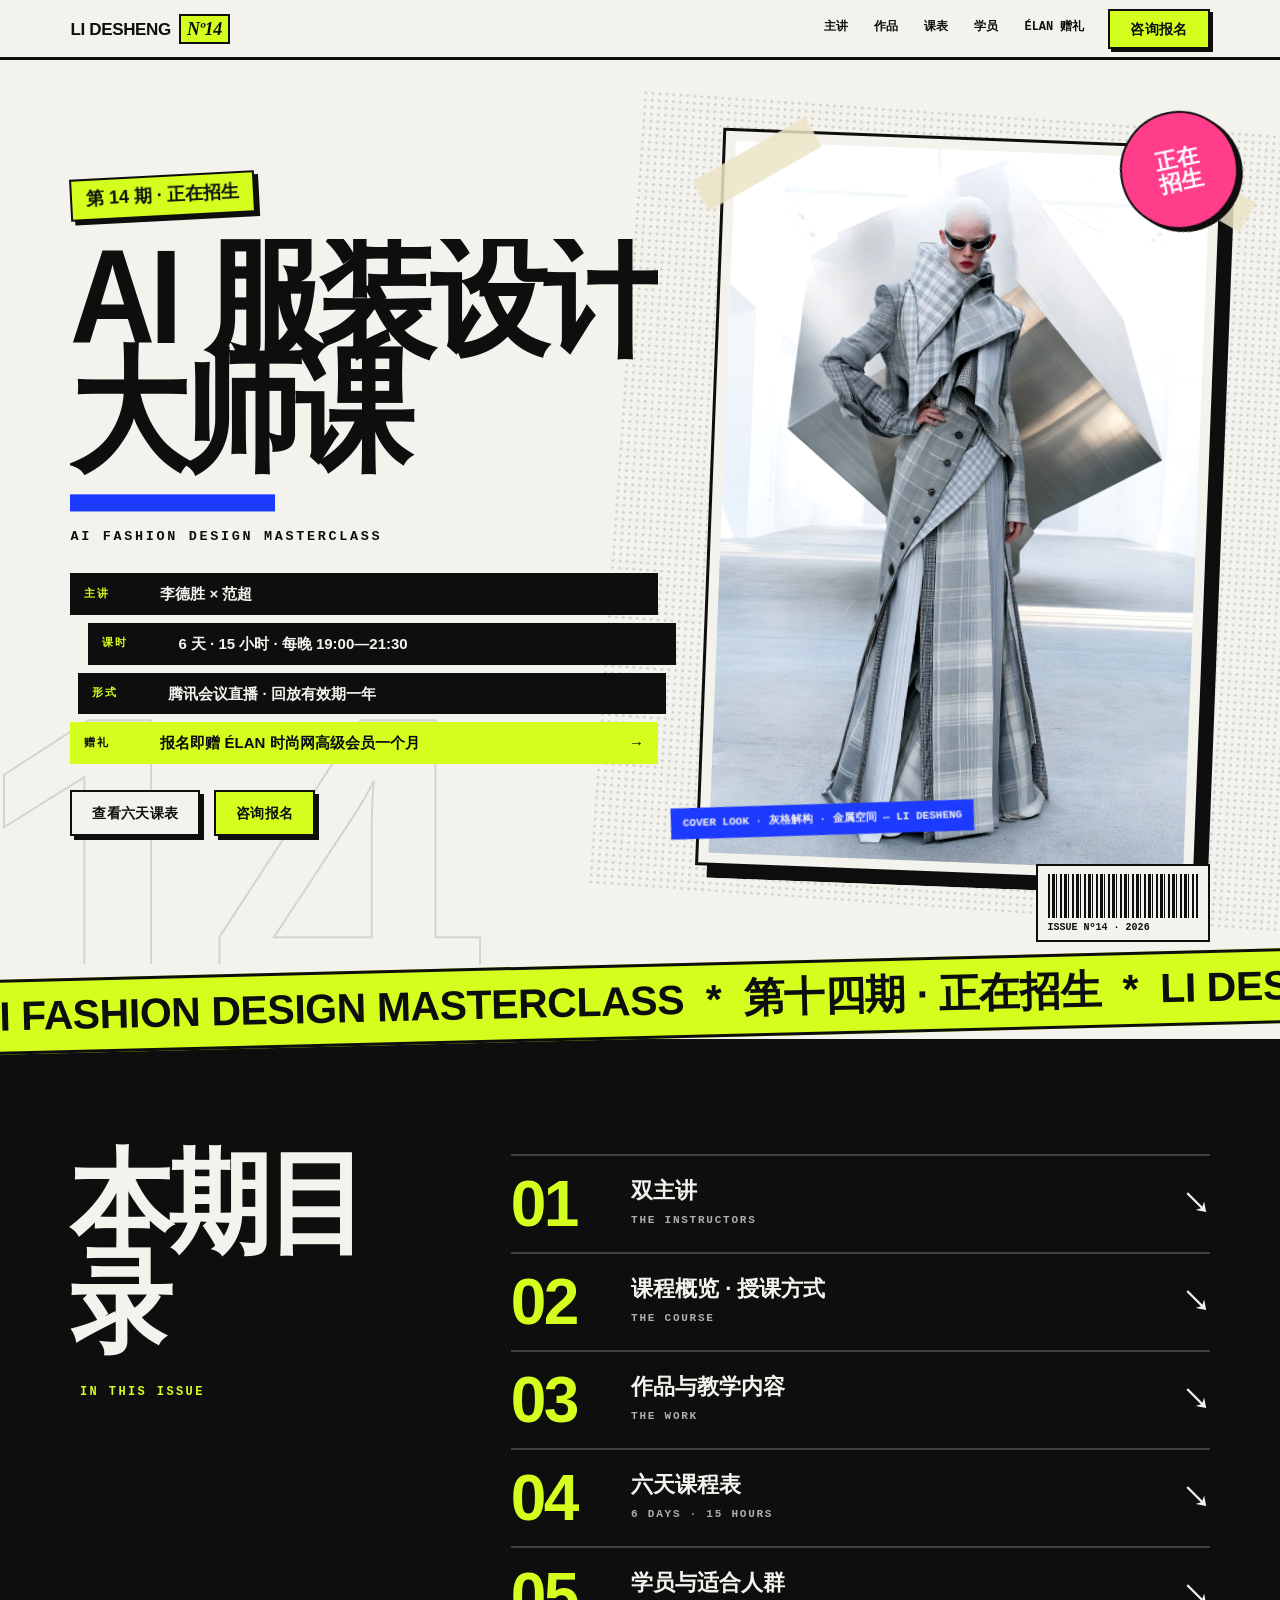
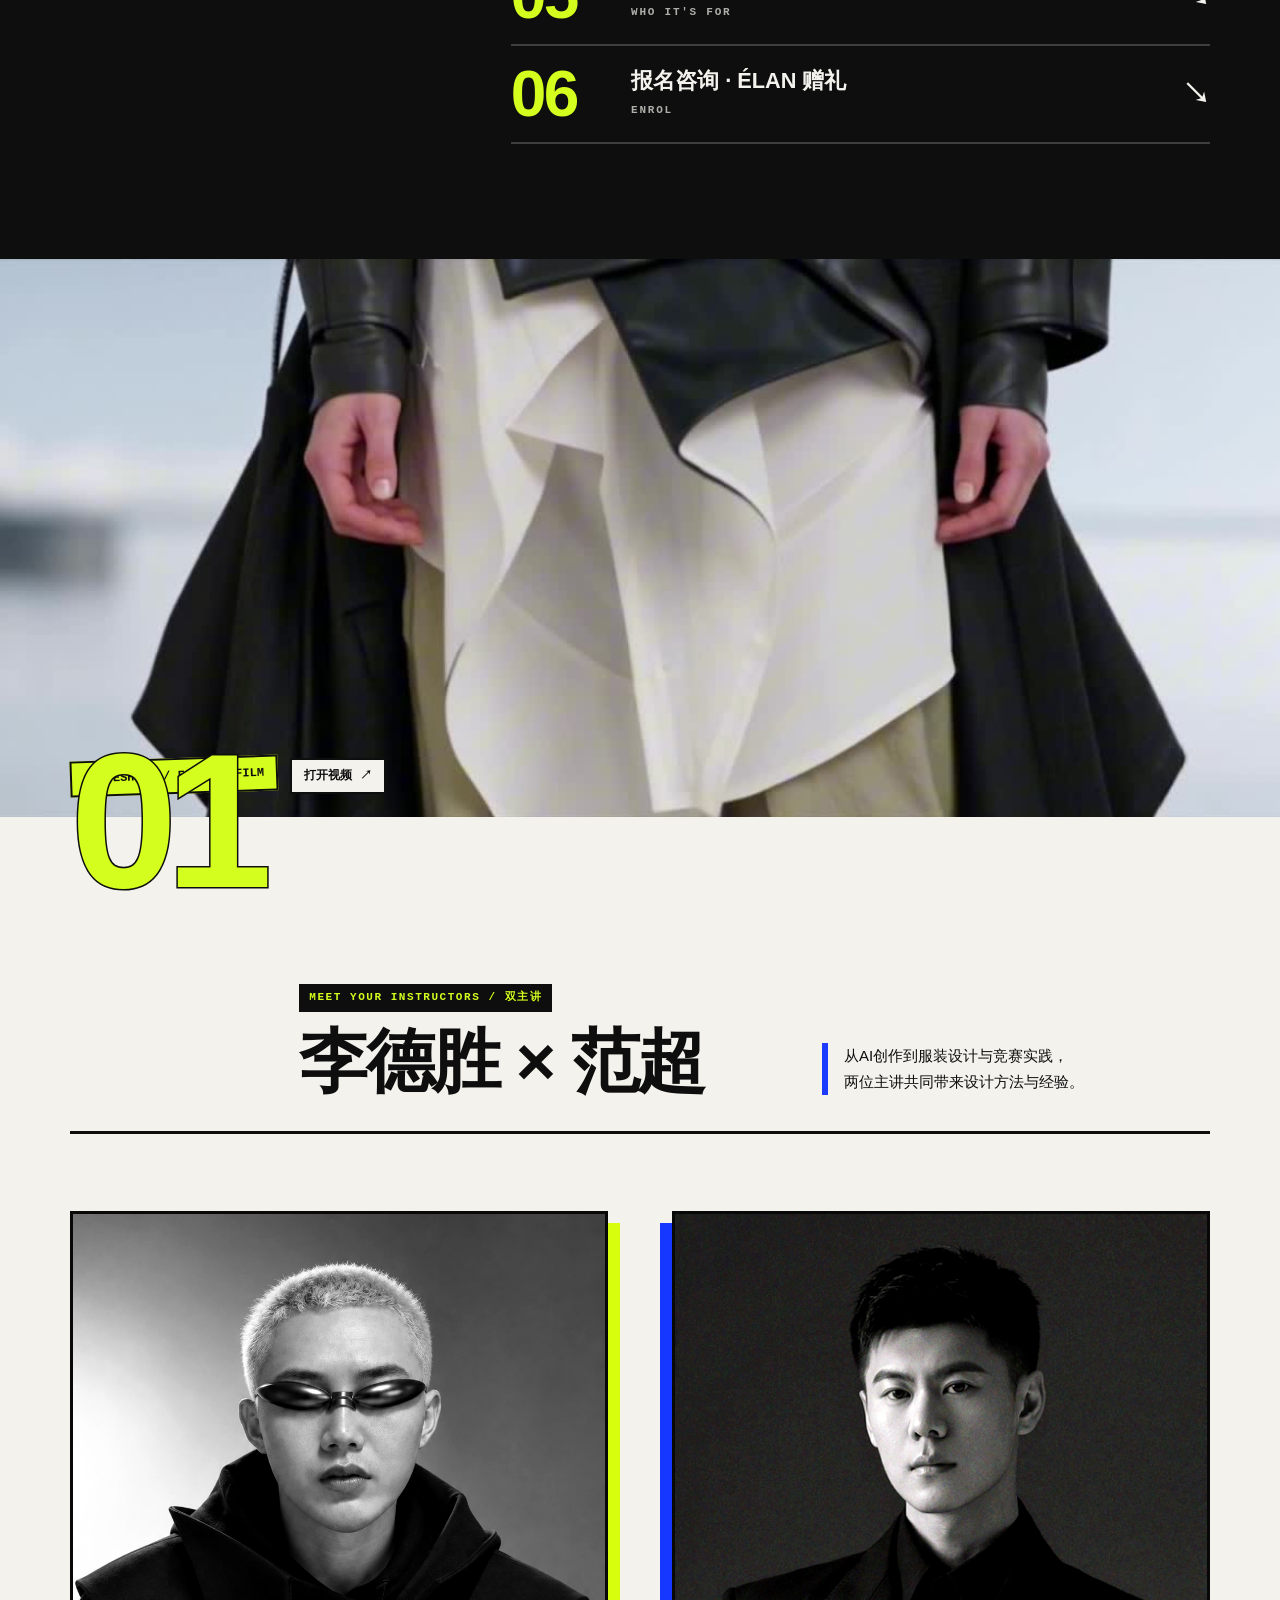
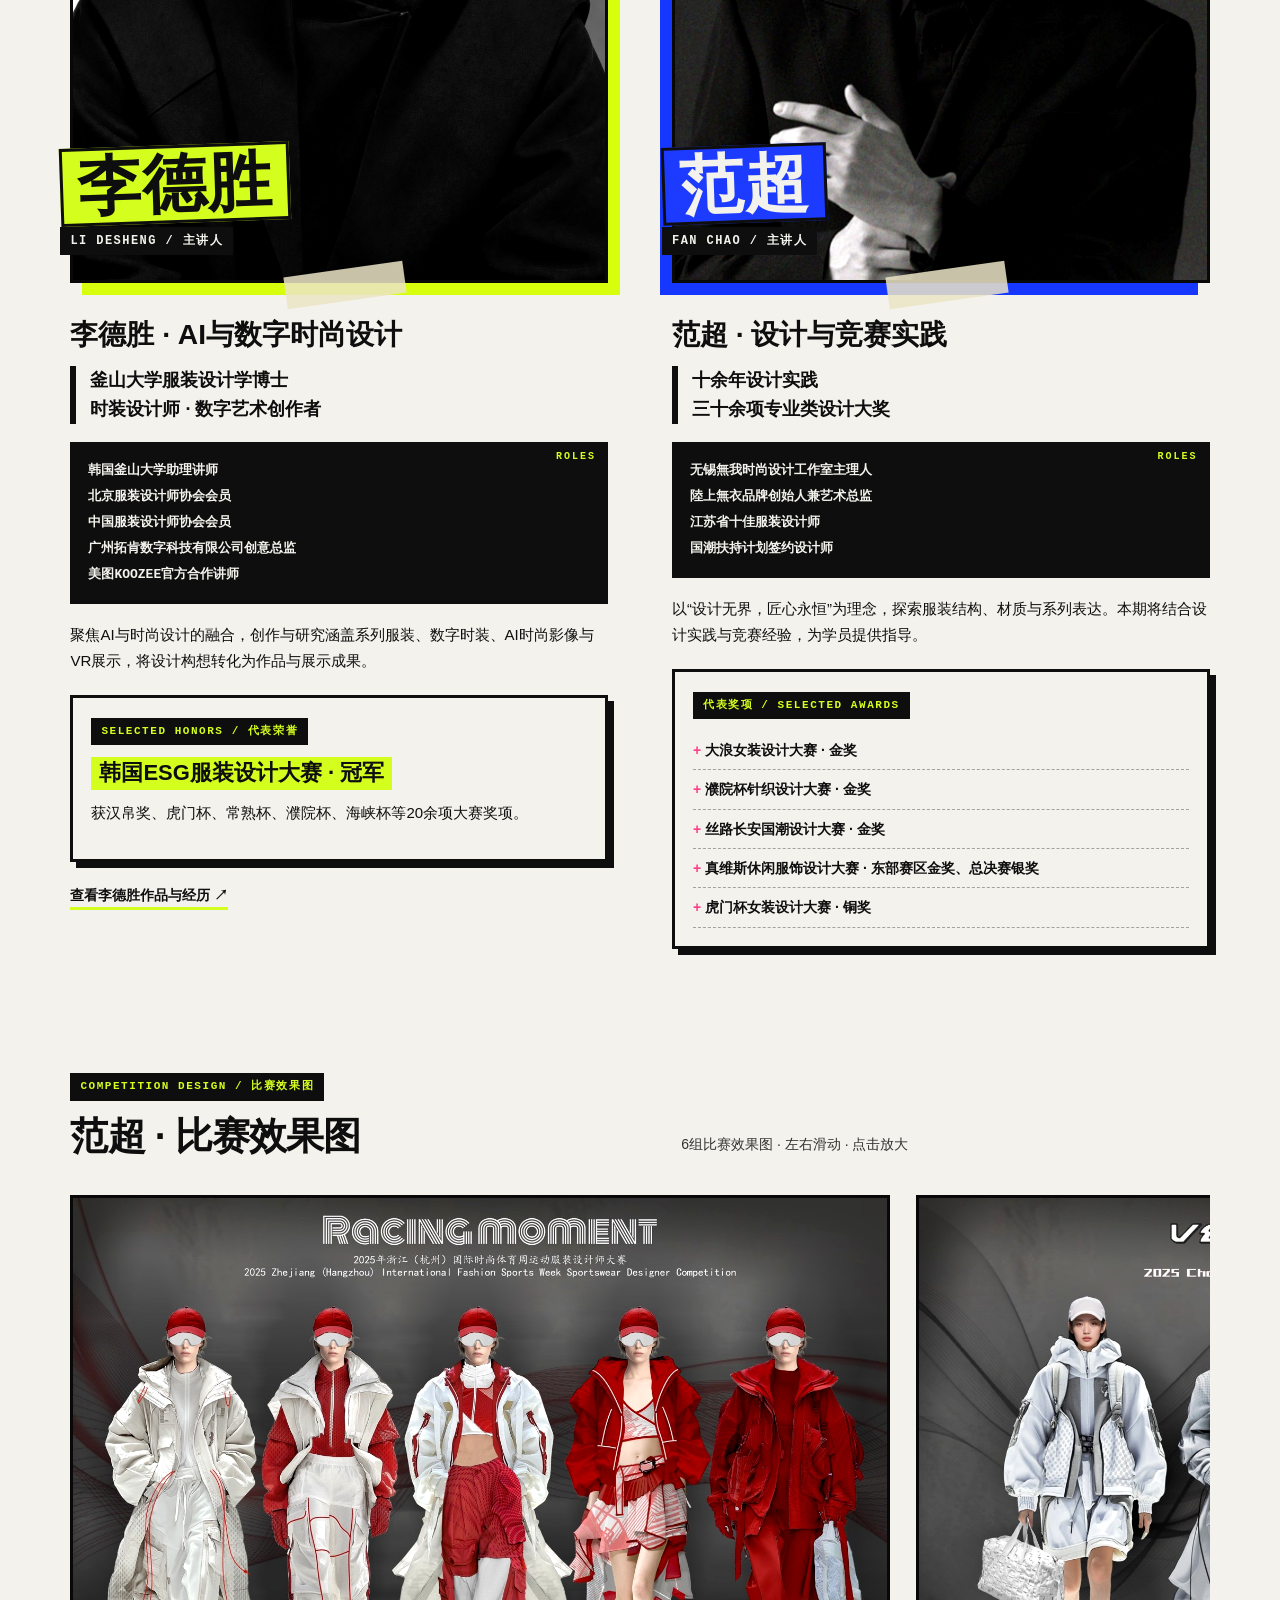
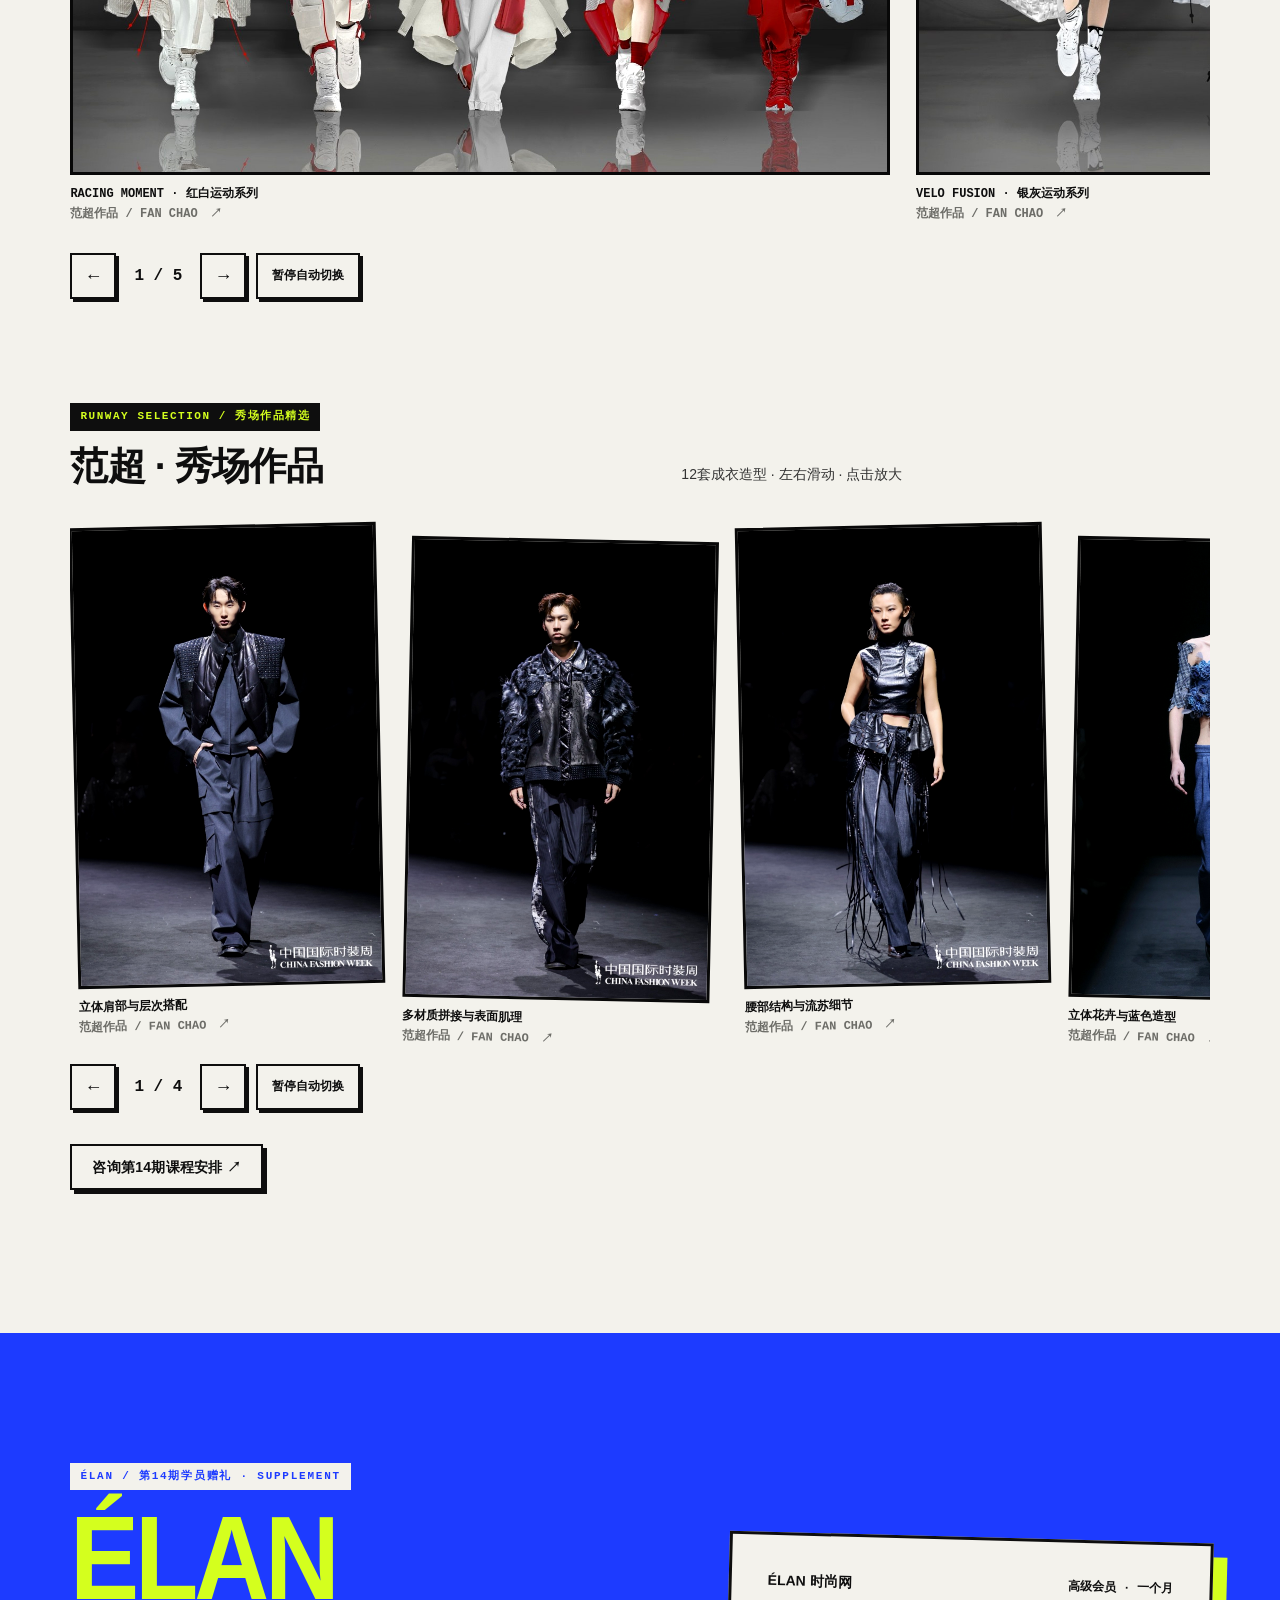
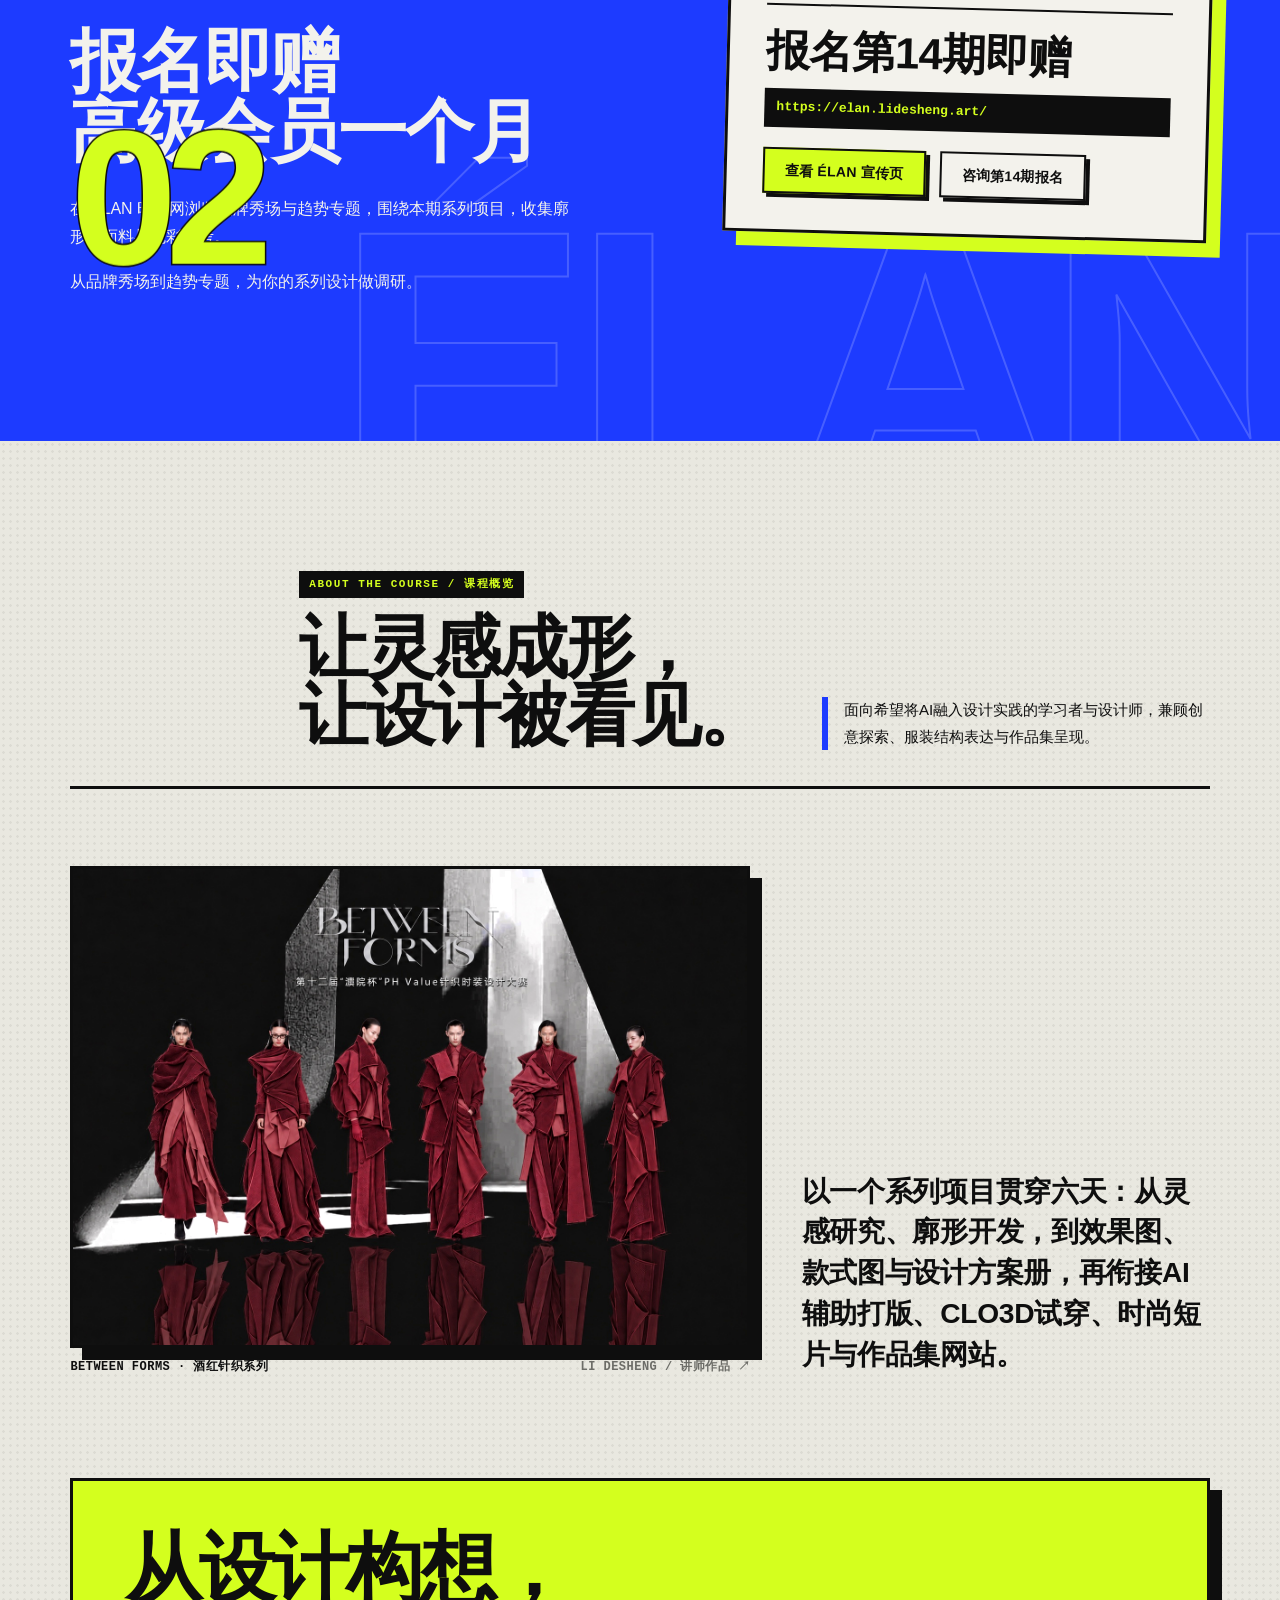
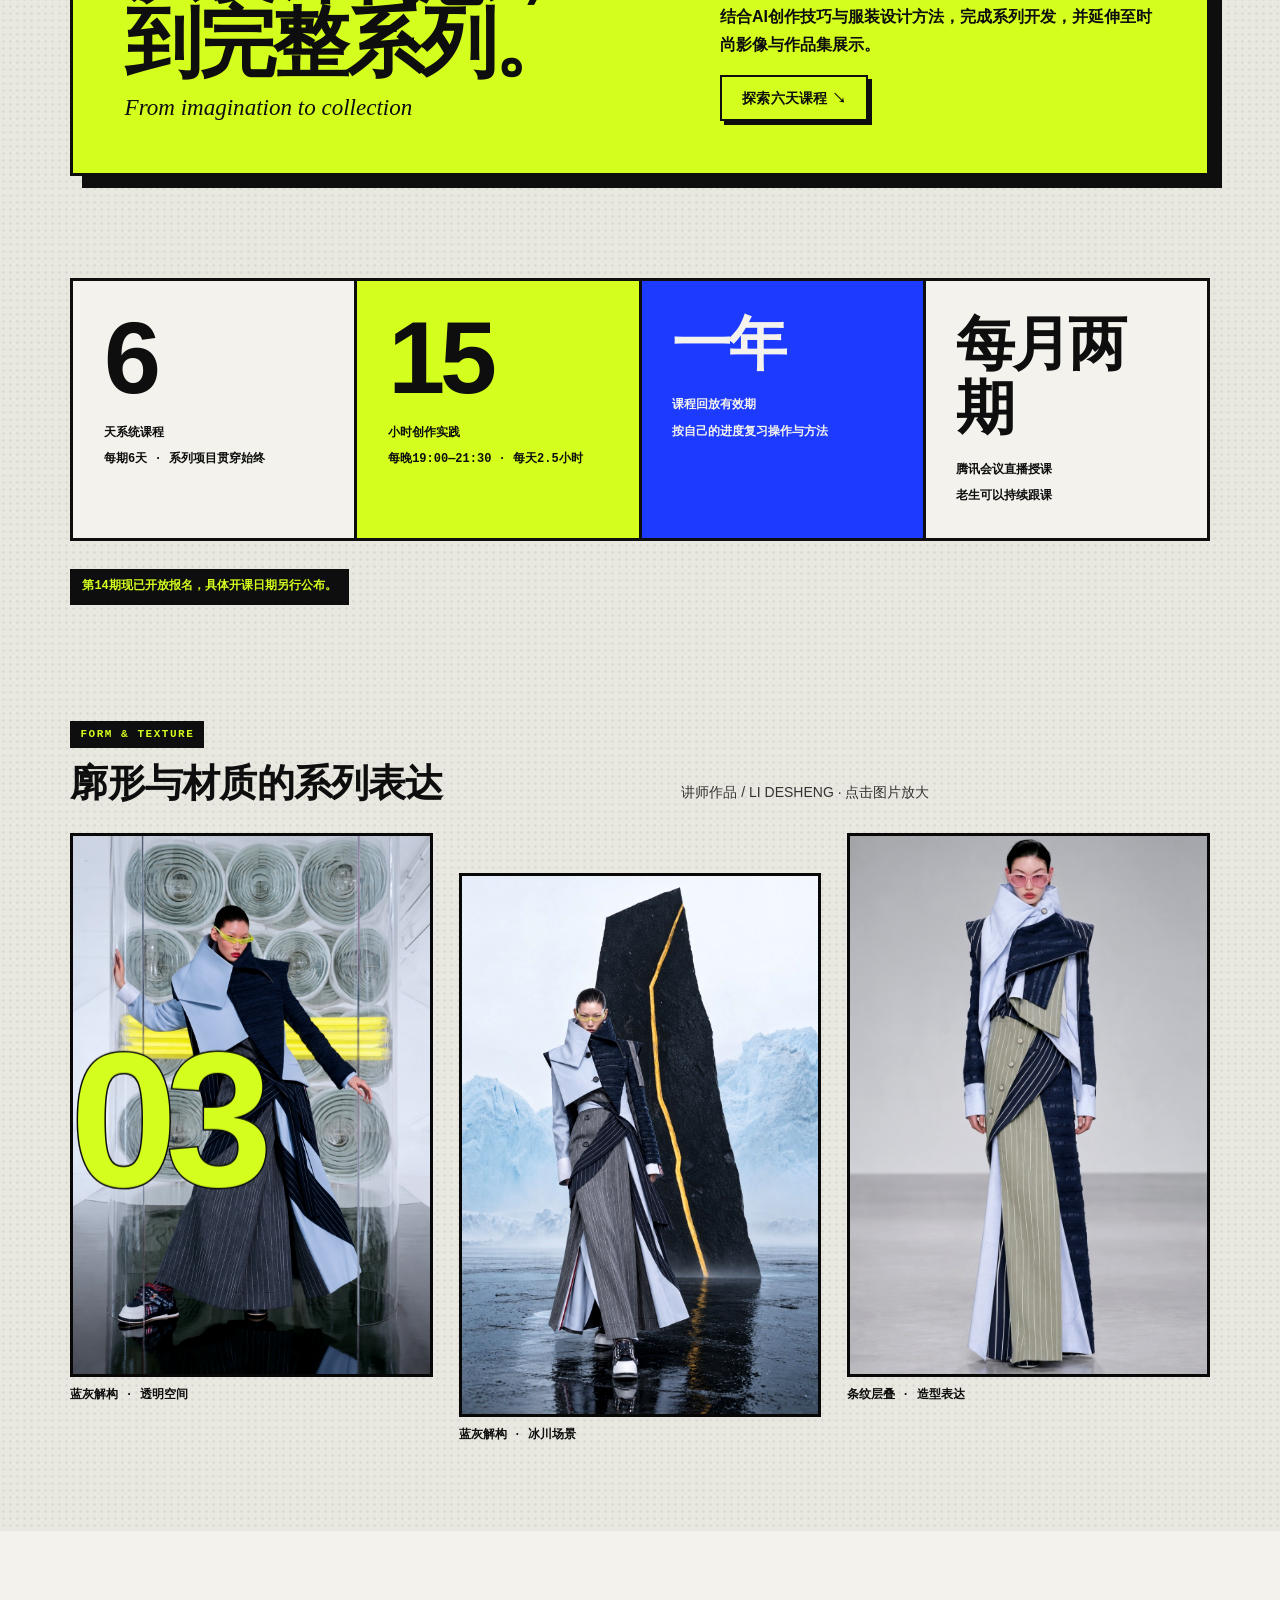
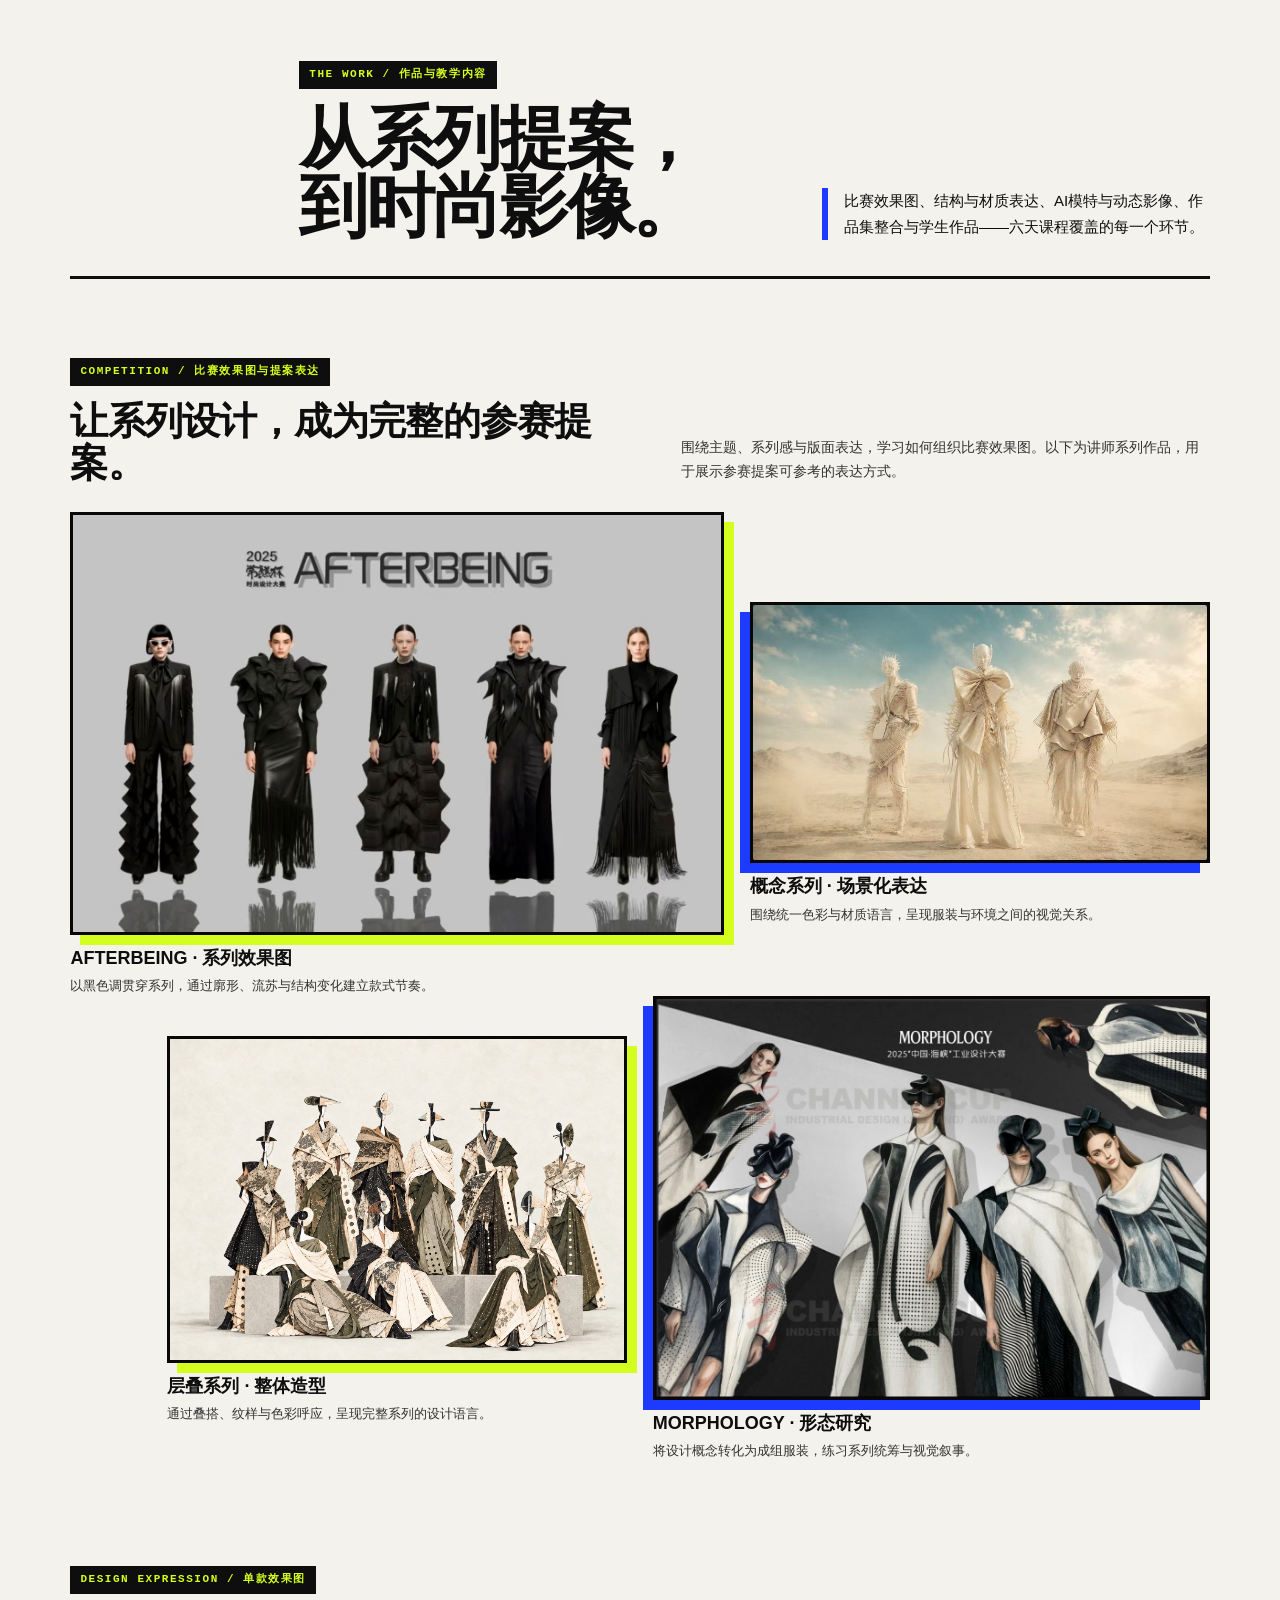
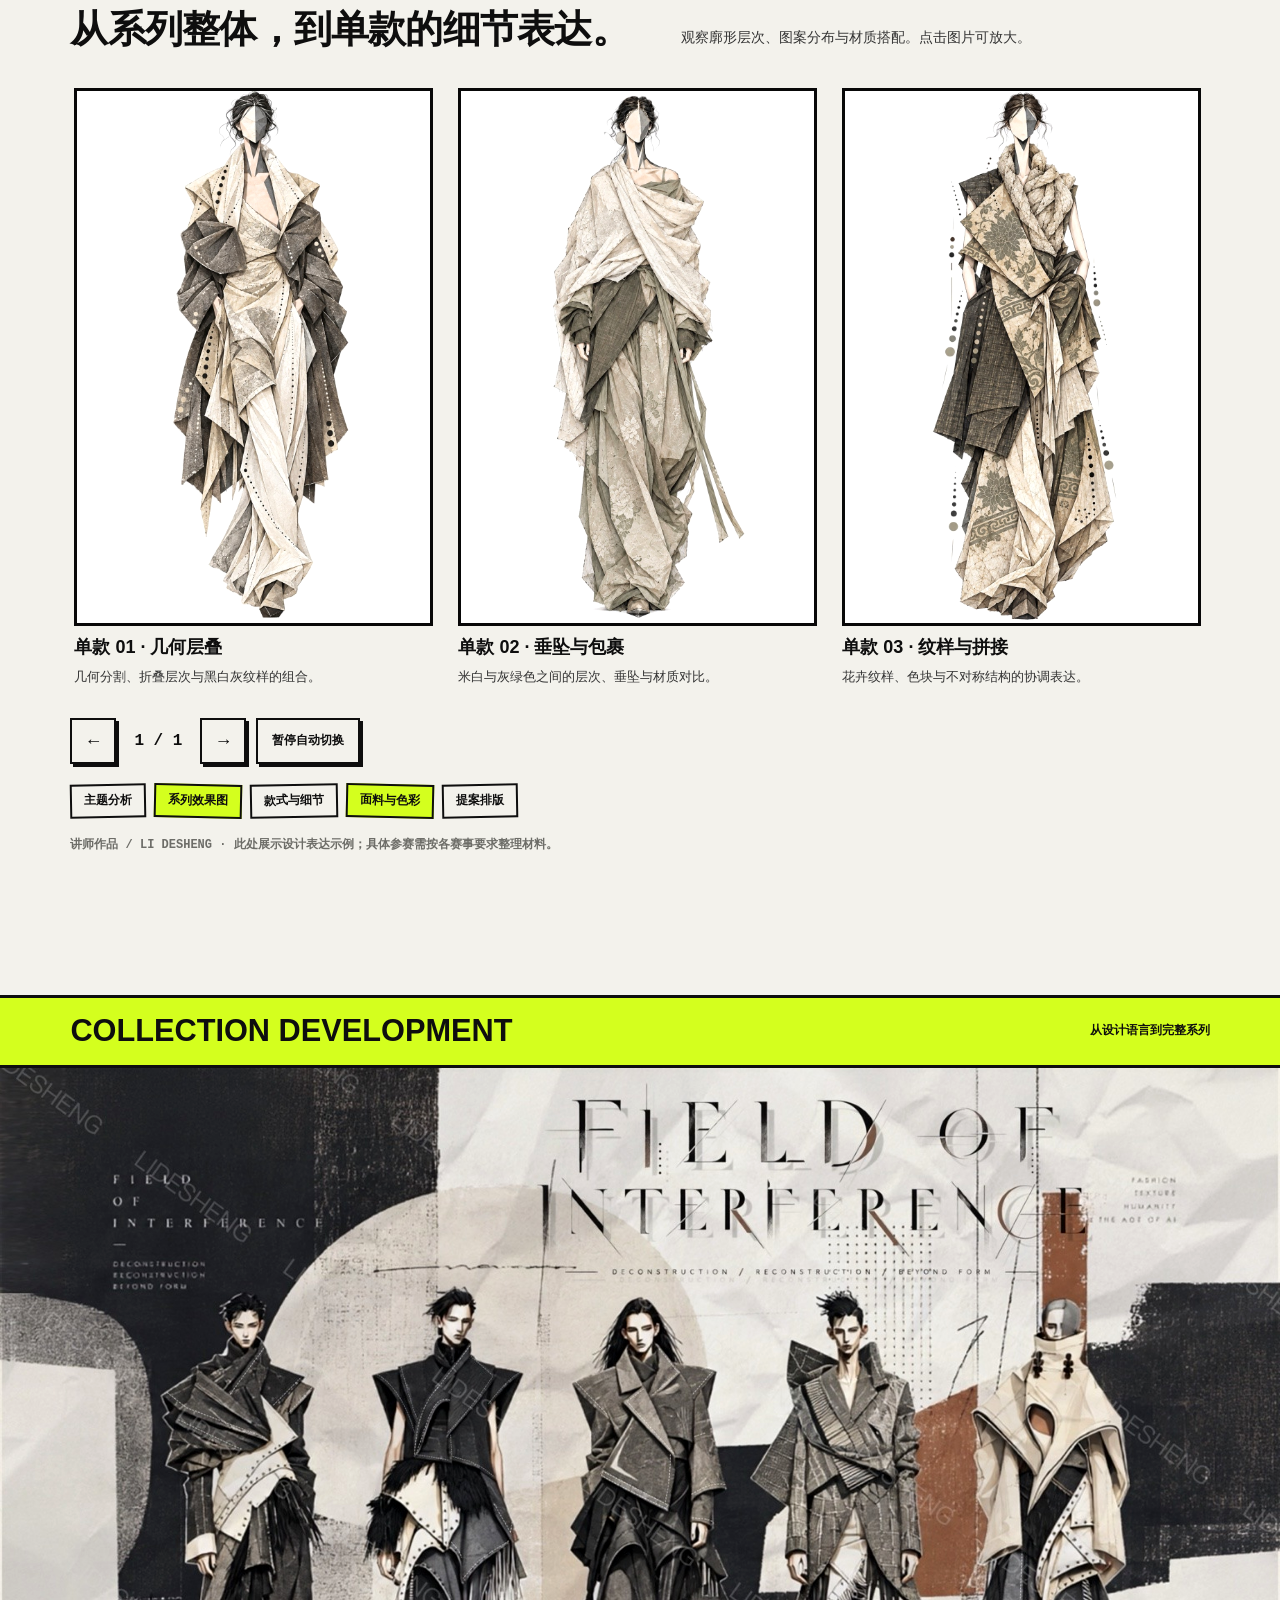
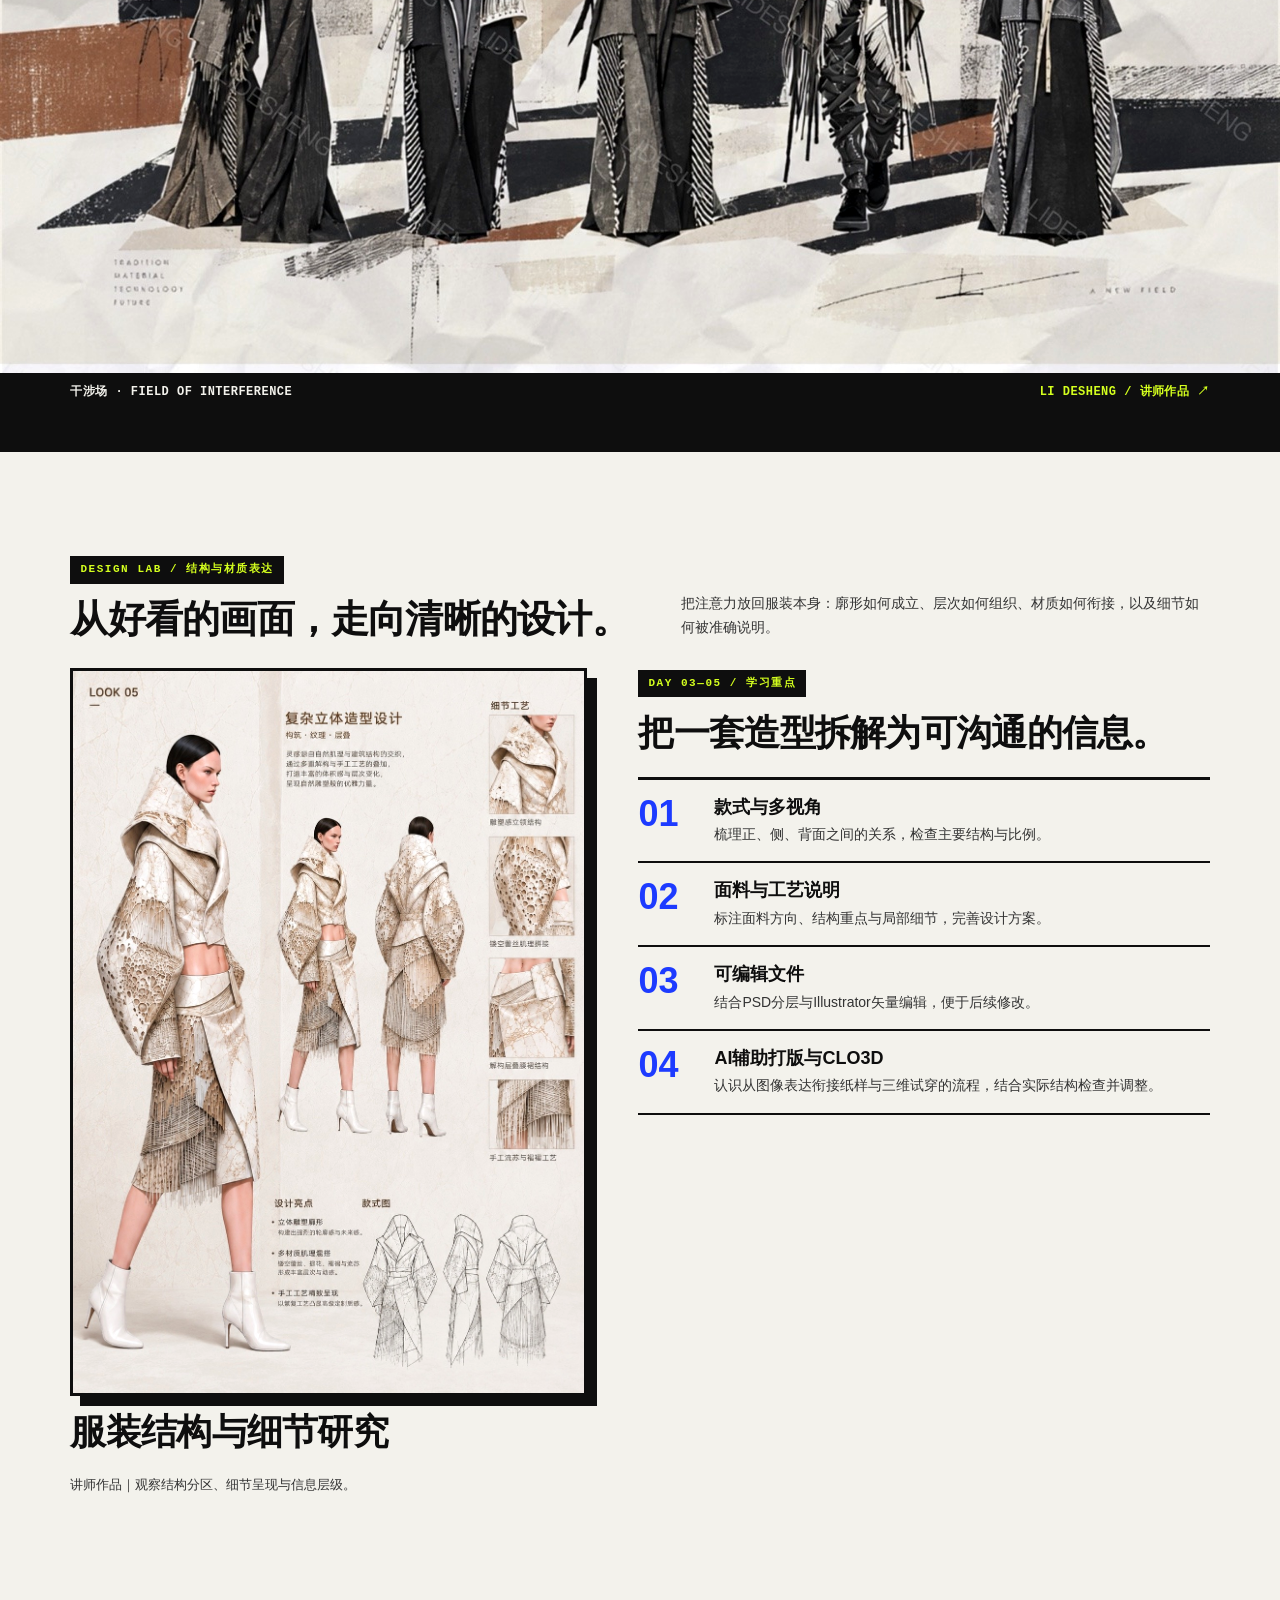
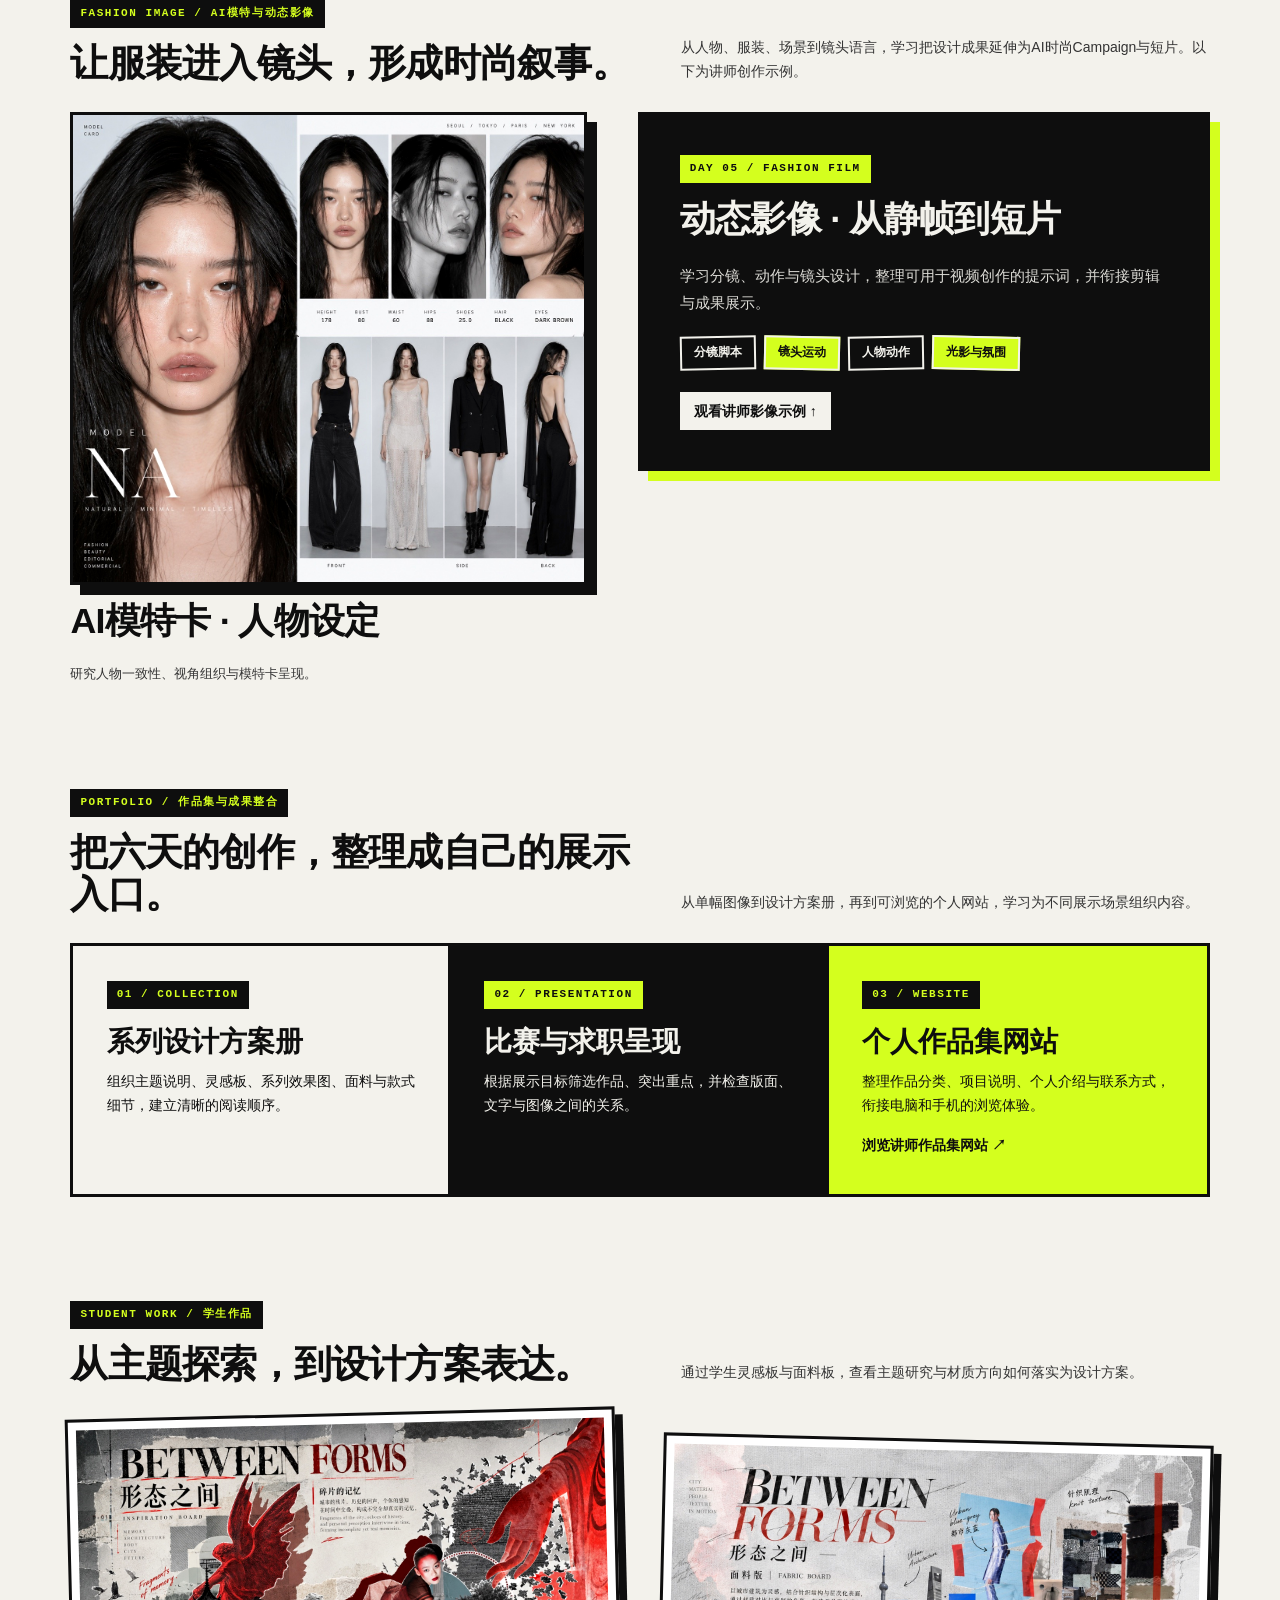
<file: course/index.html>
<!doctype html><html lang="zh-CN"><head><meta charset="UTF-8"><meta name="viewport" content="width=device-width,initial-scale=1,viewport-fit=cover"><meta name="theme-color" content="#f3f2ec"><title>第14期 AI服装设计大师课｜正在招生</title><meta name="description" content="第14期 AI服装设计大师课正在招生。李德胜、范超共同主讲，6天15小时。报名即赠 ÉLAN 时尚网高级会员一个月。"><meta property="og:title" content="第14期 AI服装设计大师课｜正在招生"><meta name="twitter:title" content="第14期 AI服装设计大师课｜正在招生"><meta property="og:type" content="website"><meta property="og:url" content="https://lidesheng.art/course/"><meta property="og:description" content="第14期 AI服装设计大师课正在招生。李德胜、范超共同主讲，6天15小时。报名即赠 ÉLAN 时尚网高级会员一个月。"><meta property="og:image" content="https://lidesheng.art/course/assets/course-cover.jpg"><meta property="og:image:secure_url" content="https://lidesheng.art/course/assets/course-cover.jpg"><meta property="og:image:type" content="image/jpeg"><meta property="og:image:alt" content="第14期 AI服装设计大师课｜正在招生课程封面"><meta name="twitter:card" content="summary_large_image"><meta name="twitter:description" content="第14期 AI服装设计大师课正在招生。李德胜、范超共同主讲，6天15小时。报名即赠 ÉLAN 时尚网高级会员一个月。"><meta name="twitter:image" content="https://lidesheng.art/course/assets/course-cover.jpg"><link rel="image_src" href="https://lidesheng.art/course/assets/course-cover.jpg">
<link rel="preload" as="image" href="assets/fashion-deconstruction-plaid-20261024.jpg">
<style>
/* ============================================================
   ISSUE Nº14 — AVANT-GARDE EDITION
   Paper white, ink black, acid lime and Klein blue. Oversized
   condensed type, stickers, tape and halftone screens.
   Works get a light grade plus overlay filters (motion layer);
   the image files themselves are never altered.
   ============================================================ */
:root{
  color-scheme:light;
  --wt:#f3f2ec;--wt-2:#e9e8e0;--bk:#0e0e0e;--bk-2:#1a1a1a;
  --acid:#d4ff1e;--blue:#1d3bff;--pink:#ff3d8b;--grey:#6d6d68;
  --grot:"Helvetica Neue","Arial Black",Arial,"PingFang SC","Hiragino Sans GB","Microsoft YaHei","Noto Sans CJK SC",sans-serif;
  --mono:ui-monospace,"SFMono-Regular",Menlo,Consolas,"PingFang SC","Microsoft YaHei",monospace;
  --serif:Georgia,"Times New Roman","Songti SC","Noto Serif CJK SC",serif;
  --m:clamp(18px,5.5vw,96px);
  --head:60px;
  --dots:radial-gradient(circle at 50% 50%,#0e0e0e 0 1.1px,transparent 1.5px) 0 0/7px 7px;
}
*{box-sizing:border-box}
html{scroll-behavior:smooth;scroll-padding-top:calc(var(--head) + 10px);-webkit-text-size-adjust:100%}
body{margin:0;background:var(--wt);color:var(--bk);font:15px/1.75 var(--grot);-webkit-font-smoothing:antialiased;overflow-x:hidden}
a{color:inherit;text-decoration:none}
button{font:inherit;color:inherit;cursor:pointer}
img{display:block;max-width:100%;height:auto}
figure{margin:0;min-width:0}
h1,h2,h3,h4{margin:0;font-weight:900}
p{margin:0 0 1em}
::selection{background:var(--acid);color:var(--bk)}
.page{padding-inline:var(--m)}
a:focus-visible,button:focus-visible,summary:focus-visible,[tabindex]:focus-visible{outline:3px solid var(--blue);outline-offset:3px}

/* ---------- shared atoms ---------- */
.kicker{display:inline-block;font:700 11px/1.4 var(--mono);letter-spacing:.14em;text-transform:uppercase;background:var(--bk);color:var(--acid);padding:6px 10px}
.pill{display:inline-flex;align-items:center;justify-content:center;gap:.5em;min-height:46px;padding:0 20px;border:2px solid var(--bk);background:var(--wt);color:var(--bk);font:800 14px/1 var(--grot);letter-spacing:.02em;white-space:nowrap;transition:transform .15s,box-shadow .15s,background .15s;box-shadow:4px 4px 0 var(--bk)}
.pill:hover{transform:translate(-2px,-2px);box-shadow:6px 6px 0 var(--bk)}
.pill:active{transform:translate(2px,2px);box-shadow:1px 1px 0 var(--bk)}
.pill.solid{background:var(--acid)}
.text-link{display:inline-block;font:800 14px/1.4 var(--grot);border-bottom:3px solid var(--acid);padding-bottom:2px}
.text-link:hover{background:var(--acid)}
.chips{display:flex;flex-wrap:wrap;gap:8px;margin-top:20px}
.chips span{font:700 12px/1 var(--mono);padding:9px 12px;border:2px solid var(--bk);background:var(--wt);transform:rotate(-1deg)}
.chips span:nth-child(even){background:var(--acid);transform:rotate(1.2deg)}
.label,.notice{font:600 12px/1.6 var(--mono);color:var(--grey);margin-top:18px}
.notice{display:inline-block;background:var(--bk);color:var(--acid);padding:8px 12px;margin-top:28px}
.image-open{display:block;width:100%;padding:0;border:0;background:none;position:relative}
.image-open img{transition:transform .35s cubic-bezier(.2,.7,.3,1)}
.image-open:hover img{transform:scale(1.025)}
.cap,.gal-cap,figcaption{font:600 12px/1.5 var(--mono)}
.cap{display:flex;justify-content:space-between;gap:12px;margin-top:10px;text-transform:uppercase;letter-spacing:.04em}
.cap span{color:var(--grey)}
.gal-cap{margin-top:12px}
.gal-cap h4{font:900 18px/1.3 var(--grot);margin-bottom:6px}
.gal-cap p{font:500 13px/1.6 var(--grot);color:#333;margin:0}
.swipe-hint{display:none;justify-content:space-between;font:700 12px/1 var(--mono);margin-top:14px;padding:10px 12px;background:var(--bk);color:var(--acid)}

/* tape + sticker helpers (decorative) */
.tape{position:absolute;width:120px;height:32px;background:#ece4c6cc;box-shadow:0 1px 0 #0001;z-index:3;pointer-events:none}
.sticker{position:absolute;z-index:4;display:grid;place-items:center;text-align:center;width:118px;height:118px;border-radius:50%;background:var(--pink);color:#fff;font:900 22px/1.05 var(--grot);transform:rotate(-12deg);box-shadow:4px 4px 0 var(--bk);border:2px solid var(--bk);pointer-events:none}

/* ---------- marquee bands ---------- */
.mq-wrap{position:relative;z-index:5;overflow:hidden;padding:22px 0;margin:-22px 0}
.marquee{overflow:hidden;background:var(--acid);border-block:3px solid var(--bk);transform:rotate(-1.4deg);margin:0 -30px;position:relative}
.marquee.blue{background:var(--blue);color:var(--wt);transform:rotate(1.2deg)}
.marquee.black{background:var(--bk);color:var(--acid);transform:rotate(-.8deg)}
.marquee>div{display:flex;width:max-content;animation:mq 26s linear infinite}
.marquee.blue>div{animation-direction:reverse}
.marquee span{font:900 clamp(22px,3.2vw,44px)/1 var(--grot);padding:14px 0;white-space:nowrap;letter-spacing:-.01em;text-transform:uppercase}
@keyframes mq{to{transform:translateX(-50%)}}

/* ---------- folio header ---------- */
.folio{position:sticky;top:0;z-index:30;height:var(--head);display:flex;align-items:center;gap:22px;padding:0 var(--m);background:var(--wt);border-bottom:3px solid var(--bk)}
.brand{font:900 17px/1 var(--grot);letter-spacing:-.02em;white-space:nowrap}
.brand em{font:italic 700 18px/1 var(--serif);background:var(--acid);padding:3px 6px;margin-left:8px;border:2px solid var(--bk)}
.folio nav{margin-left:auto;display:flex;align-items:center;gap:22px;font:700 12px/1 var(--mono);text-transform:uppercase}
.folio nav a:not(.pill){padding:6px 2px;border-bottom:3px solid transparent}
.folio nav a:not(.pill):hover{border-color:var(--acid);background:var(--acid)}
.folio .pill{min-height:40px;box-shadow:3px 3px 0 var(--bk)}

/* ---------- cover ---------- */
.cover{position:relative;display:grid;grid-template-columns:minmax(0,1.08fr) minmax(0,.92fr);gap:clamp(24px,4vw,64px);align-items:center;padding:clamp(40px,6vw,90px) var(--m) clamp(60px,7vw,110px);overflow:hidden;min-height:calc(100svh - var(--head))}
.cover-pleat{position:absolute;right:-6%;top:6%;width:58%;height:88%;background:var(--dots);opacity:.16;transform:rotate(4deg);pointer-events:none}
.issue-no{position:absolute;left:-.06em;bottom:-.24em;font:900 clamp(260px,38vw,640px)/.8 var(--grot);letter-spacing:-.06em;color:transparent;-webkit-text-stroke:2px var(--bk);opacity:.13;pointer-events:none;z-index:0}
.cover-copy{position:relative;z-index:2}
.cover-edition{display:inline-block;font:900 clamp(15px,1.4vw,20px)/1 var(--grot);background:var(--acid);border:2px solid var(--bk);padding:10px 14px;transform:rotate(-3deg);box-shadow:4px 4px 0 var(--bk)}
.cover-title{margin:22px 0 10px;font:900 clamp(64px,9.2vw,168px)/.86 var(--grot);letter-spacing:-.045em;transform-origin:left top;transform:scaleY(1.14)}
.cover-title::after{content:"";display:block;width:clamp(120px,16vw,260px);height:clamp(10px,1.2vw,18px);background:var(--blue);margin-top:.18em}
.cover-en{font:700 clamp(12px,1.05vw,16px)/1.4 var(--mono);letter-spacing:.2em;margin:calc(.32em + 46px) 0 26px}
.coverlines{list-style:none;margin:0 0 26px;padding:0;display:grid;gap:8px;max-width:640px}
.coverlines li{display:grid;grid-template-columns:64px 1fr;align-items:center;gap:12px;background:var(--bk);color:var(--wt);padding:10px 14px;font:600 15px/1.45 var(--grot)}
.coverlines li:nth-child(2){transform:translateX(18px)}
.coverlines li:nth-child(3){transform:translateX(8px)}
.coverlines span{font:700 11px/1 var(--mono);color:var(--acid);letter-spacing:.12em}
.coverlines .gift{background:var(--acid);color:var(--bk)}
.coverlines .gift span{color:var(--bk)}
.coverlines .gift a{display:flex;justify-content:space-between;gap:12px}
.actions{display:flex;flex-wrap:wrap;gap:14px}
.cover-look{position:relative;z-index:2;transform:rotate(2.2deg);justify-self:center;width:min(100%,520px)}
.cover-look .image-open{border:3px solid var(--bk);background:var(--wt);padding:10px;box-shadow:12px 12px 0 var(--bk)}
.cover-look img{width:100%;aspect-ratio:2/3;object-fit:cover}
.cover-look figcaption{position:absolute;left:-26px;bottom:34px;z-index:3;max-width:80%;background:var(--blue);color:var(--wt);padding:8px 12px;transform:rotate(-4deg);font:700 11px/1.4 var(--mono)}
.cover-look::before,.cover-look::after{content:"";position:absolute;width:130px;height:34px;background:#ece4c6d9;z-index:4}
.cover-look::before{left:-30px;top:18px;transform:rotate(-32deg)}
.cover-look::after{right:-34px;top:22px;transform:rotate(28deg)}
.cover .sticker{right:calc(var(--m) * .6);top:clamp(20px,4vw,60px)}
.cover-barcode{position:absolute;right:var(--m);bottom:22px;z-index:3;background:var(--wt);padding:8px 10px 6px;border:2px solid var(--bk);font:600 10px/1.2 var(--mono)}
.cover-barcode i{display:block;width:150px;height:44px;background:repeating-linear-gradient(90deg,var(--bk) 0 2px,transparent 2px 4px,var(--bk) 4px 7px,transparent 7px 8px,var(--bk) 8px 9px,transparent 9px 12px);margin-bottom:4px}
.cover-lines-mobile{display:none}

/* ---------- contents ---------- */
.contents{background:var(--bk);color:var(--wt);padding-block:clamp(70px,9vw,140px);display:grid;grid-template-columns:minmax(0,.7fr) minmax(0,1.3fr);gap:clamp(30px,5vw,90px)}
.contents h2{font:900 clamp(56px,8vw,132px)/.88 var(--grot);letter-spacing:-.04em;transform:scaleY(1.1);transform-origin:left top}
.contents h2 small{display:block;margin-top:24px;font:700 12px/1 var(--mono);letter-spacing:.2em;color:var(--acid);transform:scaleY(.9)}
.toc{list-style:none;margin:0;padding:0;border-top:2px solid #fff3}
.toc a{display:grid;grid-template-columns:clamp(70px,8vw,130px) 1fr auto;align-items:center;gap:18px;padding:16px 0;border-bottom:2px solid #fff3;transition:background .15s,color .15s,padding .2s}
.toc a:hover{background:var(--acid);color:var(--bk);padding-inline:14px}
.toc .n{font:900 clamp(38px,5vw,76px)/1 var(--grot);color:var(--acid);letter-spacing:-.04em}
.toc a:hover .n{color:var(--bk)}
.toc b{display:block;font:900 clamp(18px,1.7vw,26px)/1.3 var(--grot)}
.toc small{font:700 11px/1 var(--mono);letter-spacing:.16em;opacity:.7}
.toc i{font-style:normal;font:900 28px/1 var(--grot)}

/* ---------- film ---------- */
.film{position:relative;background:var(--bk);padding:0 0 0}
.film video{display:block;width:100%;height:auto;max-height:86svh;object-fit:cover;background:var(--bk)}
.film-credit{position:absolute;left:var(--m);bottom:24px;display:flex;gap:12px;align-items:center;font:700 12px/1 var(--mono)}
.film-credit span{background:var(--acid);color:var(--bk);padding:10px 12px;transform:rotate(-2deg);border:2px solid var(--bk)}
.film-credit a{background:var(--wt);color:var(--bk);padding:10px 12px;border:2px solid var(--bk)}

/* ---------- chapter heads ---------- */
.chapter{position:relative;padding-block:clamp(80px,10vw,160px)}
.ch-head{display:grid;grid-template-columns:auto minmax(0,1fr) minmax(0,.8fr);gap:clamp(18px,3vw,48px);align-items:end;margin-bottom:clamp(44px,6vw,90px);border-bottom:3px solid var(--bk);padding-bottom:clamp(20px,3vw,36px)}
.ch-no{font:900 clamp(110px,15vw,260px)/.78 var(--grot);letter-spacing:-.06em;color:var(--acid);-webkit-text-stroke:3px var(--bk);paint-order:stroke fill}
.ch-title{margin-top:16px;font:900 clamp(38px,5.4vw,92px)/.98 var(--grot);letter-spacing:-.035em}
.ch-dek{font:500 15px/1.75 var(--grot);border-left:6px solid var(--blue);padding-left:16px;margin:0}
.sub-head{display:grid;grid-template-columns:minmax(0,1fr) minmax(0,.9fr);gap:24px;align-items:end;margin:clamp(70px,8vw,120px) 0 28px}
.sub-head.first{margin-top:0}
.sub-head h3{margin-top:14px;font:900 clamp(26px,3vw,48px)/1.1 var(--grot);letter-spacing:-.02em}
.sub-head>p{font:500 14px/1.7 var(--grot);color:#333;margin:0}

/* ---------- instructors ---------- */
.teacher-anchor{position:absolute;top:0}
.teachers{display:grid;grid-template-columns:1fr 1fr;gap:clamp(30px,5vw,90px)}
.teacher{position:relative}
.teacher figure{position:relative;margin-bottom:34px}
.teacher figure img{width:100%;aspect-ratio:4/5;object-fit:cover;border:3px solid var(--bk);box-shadow:12px 12px 0 var(--acid)}
.teacher:nth-child(2) figure img{box-shadow:-12px 12px 0 var(--blue)}
.teacher figure::after{content:"";position:absolute;inset:auto auto -18px 40%;width:120px;height:32px;background:#ece4c6d9;transform:rotate(-8deg)}
.teacher figcaption{position:absolute;left:-10px;bottom:28px;display:grid;gap:4px}
.teacher .name{font:900 clamp(40px,5vw,76px)/1 var(--grot);background:var(--acid);border:3px solid var(--bk);padding:4px 14px;transform:rotate(-2deg);letter-spacing:.02em;width:max-content}
.teacher:nth-child(2) .name{background:var(--blue);color:var(--wt)}
.teacher .name-en{font:700 12px/1 var(--mono);background:var(--bk);color:var(--wt);padding:8px 10px;width:max-content;letter-spacing:.12em}
.teacher h3{font:900 clamp(22px,2.2vw,32px)/1.25 var(--grot);margin-bottom:14px}
.teacher-lead{font:800 18px/1.6 var(--grot);border-left:6px solid var(--bk);padding-left:14px}
.roles{font:600 13px/2 var(--mono);background:var(--bk);color:var(--wt);padding:16px 18px;margin:18px 0;position:relative}
.roles::before{content:"ROLES";position:absolute;right:12px;top:10px;font:700 10px/1 var(--mono);color:var(--acid);letter-spacing:.2em}
.honors{border:3px solid var(--bk);padding:18px;margin:20px 0;background:var(--wt);box-shadow:6px 6px 0 var(--bk)}
.honors .kicker{margin-bottom:12px}
.honors .award{font:900 22px/1.3 var(--grot);background:var(--acid);display:inline-block;padding:2px 8px;margin-bottom:10px}
.honors ul{margin:0;padding:0;list-style:none}
.honors li{font:700 14px/1.6 var(--grot);padding:8px 0;border-bottom:1px dashed #0005}
.honors li::before{content:"+ ";color:var(--pink);font-weight:900}

/* ---------- carousels ---------- */
.guest-carousel{position:relative}
.guest-track{display:flex;gap:clamp(14px,2vw,26px);overflow-x:auto;scroll-snap-type:x mandatory;scrollbar-width:none;padding:10px 4px 22px;outline-offset:6px}
.guest-track::-webkit-scrollbar{display:none}
.guest-track figure{scroll-snap-align:start;flex:0 0 auto}
.boards figure{width:min(86%,820px)}
.boards img{width:100%;aspect-ratio:1.414/1;object-fit:cover;border:3px solid var(--bk);background:var(--wt)}
.runway figure{width:clamp(220px,24vw,340px)}
.runway img{width:100%;aspect-ratio:2/3;object-fit:cover;border:3px solid var(--bk)}
.runway figure:nth-child(odd){transform:rotate(-1.2deg)}
.runway figure:nth-child(even){transform:rotate(1.2deg) translateY(14px)}
.single-look-track figure{width:clamp(240px,28vw,400px)}
.single-look-track img{width:100%;aspect-ratio:2/3;object-fit:cover;border:3px solid var(--bk);background:#fff}
.guest-track figcaption{display:flex;flex-direction:column;gap:2px;margin-top:10px}
.guest-track figcaption span{color:var(--grey)}
.guest-controls{display:flex;align-items:center;gap:10px;margin-top:8px}
.guest-controls button{min-width:46px;height:46px;border:2px solid var(--bk);background:var(--wt);font:900 18px/1 var(--grot);box-shadow:3px 3px 0 var(--bk)}
.guest-controls button:hover{background:var(--acid)}
.guest-controls [data-auto]{font:700 12px/1 var(--mono);padding:0 14px}
.guest-controls [data-position]{font:900 16px/1 var(--mono);min-width:64px;text-align:center}
#fanchao-works{margin-top:clamp(60px,8vw,120px)}

/* ---------- ÉLAN supplement ---------- */
.supplement{background:var(--blue);color:var(--wt);padding-block:clamp(80px,10vw,150px);position:relative;overflow:hidden}
.supplement::before{content:"ÉLAN";position:absolute;right:-.06em;bottom:-.2em;font:900 clamp(180px,30vw,520px)/.8 var(--grot);color:transparent;-webkit-text-stroke:2px #ffffff30;letter-spacing:-.05em;pointer-events:none}
.supp-inner{position:relative;display:grid;grid-template-columns:minmax(0,1.1fr) minmax(0,.9fr);gap:clamp(30px,5vw,90px);align-items:center}
.supp-issue{display:inline-block;font:700 11px/1 var(--mono);letter-spacing:.16em;background:var(--wt);color:var(--blue);padding:8px 10px;margin-bottom:24px}
.supplement h2{font:900 clamp(40px,5.4vw,92px)/1.02 var(--grot);letter-spacing:-.03em;margin-bottom:28px}
.supplement .elan{display:block;color:var(--acid);font-size:1.5em;letter-spacing:-.04em;transform:scaleY(1.15);transform-origin:left bottom;margin-bottom:.06em}
.supplement p{font:500 16px/1.8 var(--grot);max-width:520px}
.supp-card{background:var(--wt);color:var(--bk);border:3px solid var(--bk);padding:clamp(22px,3vw,36px);box-shadow:14px 14px 0 var(--acid);transform:rotate(1.5deg)}
.supp-card .row{display:flex;justify-content:space-between;gap:10px;font:800 14px/1.4 var(--grot);border-bottom:2px solid var(--bk);padding-bottom:12px}
.supp-card .row span{font:700 12px/1.4 var(--mono)}
.supp-card .big{font:900 clamp(30px,3.4vw,52px)/1.1 var(--grot);margin:22px 0 14px;letter-spacing:-.02em}
.supp-card .url{display:block;font:700 13px/1.4 var(--mono);background:var(--bk);color:var(--acid);padding:10px 12px;margin-bottom:20px;word-break:break-all}

/* ---------- paper chapters ---------- */
.paper{background:var(--wt-2)}
.paper::before{content:"";position:absolute;inset:0;background:var(--dots);opacity:.06;pointer-events:none}
.overview{position:relative;display:grid;grid-template-columns:minmax(0,1.25fr) minmax(0,.75fr);gap:clamp(24px,4vw,64px);align-items:end}
.overview .image-open{border:3px solid var(--bk);box-shadow:12px 12px 0 var(--bk)}
.overview img{width:100%}
.overview-lead{font:900 clamp(22px,2.2vw,34px)/1.45 var(--grot);letter-spacing:-.01em;margin:0}
.pull{position:relative;display:grid;grid-template-columns:minmax(0,1fr) minmax(0,.8fr);gap:clamp(24px,4vw,64px);align-items:end;margin:clamp(70px,8vw,120px) 0;background:var(--acid);border:3px solid var(--bk);padding:clamp(26px,4vw,60px);box-shadow:12px 12px 0 var(--bk)}
.pull h3{font:900 clamp(42px,6vw,104px)/.96 var(--grot);letter-spacing:-.04em}
.pull .en{display:block;margin-top:14px;font:italic 400 clamp(18px,1.8vw,28px)/1.2 var(--serif)}
.pull p{font:600 16px/1.75 var(--grot)}
.stats{position:relative;display:grid;grid-template-columns:repeat(4,minmax(0,1fr));border:3px solid var(--bk);background:var(--bk);gap:3px}
.stats>div{background:var(--wt);padding:clamp(18px,2.4vw,34px)}
.stats>div:nth-child(2){background:var(--acid)}
.stats>div:nth-child(3){background:var(--blue);color:var(--wt)}
.stats strong{display:block;font:900 clamp(64px,8vw,132px)/.9 var(--grot);letter-spacing:-.05em;margin-bottom:14px}
.stats strong.cn{font-size:clamp(40px,4.6vw,74px);line-height:1.1}
.stats small{font:700 12px/1.7 var(--mono)}
.gallery4{position:relative;display:grid;grid-template-columns:repeat(4,minmax(0,1fr));gap:clamp(14px,2vw,26px)}
.gallery4.g3{grid-template-columns:repeat(3,minmax(0,1fr))}
.gallery4 img{width:100%;aspect-ratio:2/3;object-fit:cover;border:3px solid var(--bk)}
.gallery4 figure:nth-child(2){transform:translateY(40px)}
.gallery4 figcaption{margin-top:10px;font:700 12px/1.4 var(--mono)}

/* ---------- the work ---------- */
.series{display:grid;grid-template-columns:repeat(12,minmax(0,1fr));gap:clamp(20px,3vw,44px) clamp(14px,2vw,30px)}
.series figure{grid-column:span 6}
.series figure:nth-child(1){grid-column:1/span 7}
.series figure:nth-child(2){grid-column:8/span 5;margin-top:90px}
.series figure:nth-child(3){grid-column:2/span 5}
.series figure:nth-child(4){grid-column:7/span 6;margin-top:-40px}
.series img{width:100%;border:3px solid var(--bk);background:#fff}
.series figure:nth-child(odd) .image-open{box-shadow:10px 10px 0 var(--acid)}
.series figure:nth-child(even) .image-open{box-shadow:-10px 10px 0 var(--blue)}
.spread{position:relative;background:var(--bk);color:var(--wt);padding:0 0 clamp(30px,4vw,60px)}
.spread .head{display:flex;justify-content:space-between;gap:14px;padding:18px var(--m);font:900 clamp(18px,2.4vw,36px)/1 var(--grot);text-transform:uppercase;background:var(--acid);color:var(--bk);border-block:3px solid var(--bk)}
.spread .head span:last-child{font:700 12px/1.6 var(--mono);align-self:center}
.spread img{width:100%}
.spread .cap{padding-inline:var(--m);color:var(--wt)}
.spread .cap span{color:var(--acid)}
#design-lab,#visual-lab,#portfolio-lab,#student-work{position:relative}
.lab{display:grid;grid-template-columns:minmax(0,.95fr) minmax(0,1.05fr);gap:clamp(24px,4vw,70px);align-items:start}
.lab figure .image-open{border:3px solid var(--bk);box-shadow:10px 10px 0 var(--bk)}
.lab img{width:100%}
.lab h4{font:900 clamp(26px,2.8vw,44px)/1.15 var(--grot);margin:16px 0 22px;letter-spacing:-.02em}
.lab-list{list-style:none;counter-reset:l;margin:0;padding:0;border-top:3px solid var(--bk)}
.lab-list li{counter-increment:l;display:grid;grid-template-columns:62px 1fr;gap:4px 14px;padding:16px 0;border-bottom:2px solid var(--bk)}
.lab-list li::before{content:"0" counter(l);grid-row:span 2;font:900 36px/1 var(--grot);color:var(--blue)}
.lab-list strong{font:900 18px/1.3 var(--grot)}
.lab-list p{margin:0;font:500 14px/1.6 var(--grot);color:#333}
.film-note{background:var(--bk);color:var(--wt);padding:clamp(22px,3vw,40px);border:3px solid var(--bk);box-shadow:10px 10px 0 var(--acid)}
.film-note .kicker{background:var(--acid);color:var(--bk)}
.film-note p{font:500 15px/1.8 var(--grot);opacity:.9}
.film-note .chips span{background:var(--bk);color:var(--wt);border-color:var(--wt)}
.film-note .chips span:nth-child(even){background:var(--acid);color:var(--bk)}
.film-note>a{display:inline-block;margin-top:22px;font:800 14px/1 var(--grot);background:var(--wt);color:var(--bk);padding:12px 14px}
.method-grid{display:grid;grid-template-columns:repeat(3,minmax(0,1fr));gap:0;border:3px solid var(--bk)}
.method-grid article{padding:clamp(20px,2.6vw,36px);border-right:3px solid var(--bk);background:var(--wt)}
.method-grid article:last-child{border-right:0;background:var(--acid)}
.method-grid article:nth-child(2){background:var(--bk);color:var(--wt)}
.method-grid article:nth-child(2) .kicker{background:var(--acid);color:var(--bk)}
.method-grid h4{font:900 clamp(22px,2.2vw,32px)/1.2 var(--grot);margin:16px 0 12px}
.method-grid p{font:500 14px/1.7 var(--grot);margin:0 0 14px}
.duo{display:grid;grid-template-columns:1fr 1fr;gap:clamp(18px,3vw,40px)}
.duo figure:nth-child(1){transform:rotate(-1.4deg)}
.duo figure:nth-child(2){transform:rotate(1.4deg) translateY(26px)}
.duo .image-open{border:3px solid var(--bk);background:#fff;padding:8px;box-shadow:8px 8px 0 var(--bk)}
.asym{display:grid;grid-template-columns:minmax(0,.75fr) minmax(0,1.25fr);gap:clamp(18px,3vw,44px);align-items:end}
.asym .image-open{border:3px solid var(--bk)}
.asym figure:nth-child(1) .image-open{box-shadow:10px 10px 0 var(--pink)}
.asym figure:nth-child(2) .image-open{box-shadow:-10px 10px 0 var(--acid)}

/* ---------- schedule ---------- */
#curriculum{background:var(--acid)}
#curriculum.paper::before{opacity:.09}
.schedule{position:relative;display:grid;grid-template-columns:minmax(0,.78fr) minmax(0,1.22fr);gap:clamp(30px,5vw,90px);align-items:start}
.schedule-side{position:sticky;top:calc(var(--head) + 30px)}
.schedule-side h2{font:900 clamp(52px,6.4vw,110px)/.9 var(--grot);letter-spacing:-.045em;margin:18px 0 12px;transform:scaleY(1.1);transform-origin:left top}
.schedule-subtitle{font:900 clamp(18px,1.7vw,24px)/1.4 var(--grot);margin:22px 0 14px;background:var(--bk);color:var(--acid);display:inline-block;padding:4px 10px}
.schedule-side p{font:600 14px/1.8 var(--mono)}
.schedule-hint{font:700 12px/1.6 var(--mono);margin:16px 0 22px}
.schedule-hint span{display:block;opacity:.7}
.poster-link{display:block;width:min(100%,300px);padding:8px;border:3px solid var(--bk);background:var(--wt);box-shadow:8px 8px 0 var(--bk);transform:rotate(-2deg);text-align:left}
.poster-link img{width:100%}
.poster-link span{display:block;font:700 12px/1.4 var(--mono);margin-top:8px}
.days{border-top:3px solid var(--bk)}
.days details{border-bottom:3px solid var(--bk)}
.days summary{list-style:none;display:grid;grid-template-columns:clamp(90px,11vw,150px) 1fr auto;align-items:center;gap:18px;padding:18px 0;cursor:pointer}
.days summary::-webkit-details-marker{display:none}
.days .day{font:900 clamp(54px,7vw,110px)/.85 var(--grot);letter-spacing:-.05em}
.days .day small{display:block;font:700 11px/1 var(--mono);letter-spacing:.3em;margin-top:6px}
.days h3{font:900 clamp(20px,2.2vw,32px)/1.25 var(--grot);letter-spacing:-.01em}
.schedule-toggle{display:flex;align-items:center;gap:8px;font:700 12px/1 var(--mono)}
.schedule-toggle .plus{display:grid;place-items:center;width:40px;height:40px;border:2px solid var(--bk);background:var(--wt);font:900 20px/1 var(--grot);transition:transform .2s}
.when-open{display:none}
details[open] .when-open{display:inline}
details[open] .when-closed{display:none}
details[open] .schedule-toggle .plus{transform:rotate(45deg);background:var(--bk);color:var(--acid)}
details[open] summary{color:var(--bk)}
.lesson{background:var(--bk);color:var(--wt);padding:clamp(18px,2.4vw,30px);margin:0 0 20px;border-left:10px solid var(--blue)}
.lesson p{margin:0;padding:9px 0;font:600 15px/1.6 var(--grot);border-bottom:1px solid #ffffff22}
.lesson p:last-child{border:0}
.lesson p::before{content:"→ ";color:var(--acid);font-weight:900}
#outcomes{position:relative}
.outcomes-title{font:900 clamp(46px,6vw,100px)/1 var(--grot)!important;letter-spacing:-.04em}
.outcomes{display:grid;grid-template-columns:repeat(3,minmax(0,1fr));gap:clamp(16px,2vw,28px)}
.outcomes article{position:relative;background:var(--wt);border:3px solid var(--bk);padding:clamp(20px,2.4vw,32px);box-shadow:8px 8px 0 var(--bk);transition:transform .2s}
.outcomes article:nth-child(3n+1){transform:rotate(-1.2deg)}
.outcomes article:nth-child(3n+2){transform:rotate(.8deg) translateY(12px);background:var(--bk);color:var(--wt);box-shadow:8px 8px 0 var(--blue)}
.outcomes article:nth-child(3n){transform:rotate(-.6deg);background:var(--blue);color:var(--wt)}
.outcomes article:hover{transform:rotate(0) translateY(-6px)}
.outcomes span{font:900 clamp(48px,5vw,80px)/.9 var(--grot);color:var(--acid);-webkit-text-stroke:2px var(--bk);paint-order:stroke fill;letter-spacing:-.04em}
.outcomes h4{font:900 clamp(20px,1.9vw,28px)/1.3 var(--grot);margin:16px 0 10px}
.outcomes p{font:500 14px/1.7 var(--grot);margin:0;opacity:.9}

/* ---------- learners ---------- */
.learners{display:grid;grid-template-columns:minmax(0,1fr) minmax(0,1fr);gap:clamp(30px,5vw,90px);align-items:start}
.big-stat{font:900 clamp(180px,24vw,400px)/.8 var(--grot);letter-spacing:-.07em;color:var(--blue);transform:scaleY(1.1);transform-origin:left top}
.big-stat sup{font-size:.4em;color:var(--pink);vertical-align:top;margin-left:.04em}
.school-list{list-style:none;margin:16px 0 0;padding:0;display:flex;flex-wrap:wrap;gap:10px}
.school-list li{font:800 clamp(16px,1.6vw,22px)/1 var(--grot);padding:12px 14px;border:3px solid var(--bk);background:var(--wt)}
.school-list li:nth-child(3n+1){background:var(--acid);transform:rotate(-1.5deg)}
.school-list li:nth-child(3n+2){background:var(--bk);color:var(--wt);transform:rotate(1deg)}
.audience{display:grid;grid-template-columns:repeat(3,minmax(0,1fr));gap:0;border:3px solid var(--bk);background:var(--bk)}
.audience article{background:var(--wt);padding:clamp(20px,2.4vw,32px);border:1.5px solid var(--bk);transition:background .15s}
.audience article:hover{background:var(--acid)}
.audience-number{display:inline-block;font:900 14px/1 var(--mono);background:var(--bk);color:var(--acid);padding:7px 9px}
.audience h4{font:900 clamp(20px,1.9vw,28px)/1.3 var(--grot);margin:18px 0 10px}
.audience-focus{font:600 13px/1.6 var(--mono);color:#333}

/* ---------- contact ---------- */
.contact{position:relative;background:var(--bk);color:var(--wt);padding-block:clamp(90px,12vw,180px);overflow:hidden}
.contact .kicker{background:var(--acid);color:var(--bk)}
.contact h2{font:900 clamp(52px,8.6vw,160px)/.9 var(--grot);letter-spacing:-.05em;margin:26px 0 clamp(40px,5vw,70px);transform:scaleY(1.08);transform-origin:left top;color:var(--acid)}
.contact-grid{display:grid;grid-template-columns:minmax(0,1fr) minmax(0,.8fr);gap:clamp(26px,4vw,64px);align-items:start}
.contact-grid>p{font:500 16px/1.9 var(--grot)}
.contact-grid>p strong{font-weight:900;background:var(--acid);color:var(--bk);padding:2px 6px;box-decoration-break:clone;-webkit-box-decoration-break:clone}
.contact .text-link{border-color:var(--acid);margin-top:8px}
.contact .text-link:hover{color:var(--bk)}
.contact-actions{display:grid;gap:14px;align-content:start}
.contact-actions .pill{min-height:64px;font-size:clamp(18px,1.8vw,24px);box-shadow:6px 6px 0 var(--blue);border-color:var(--wt)}
.contact-actions .pill span{font:700 12px/1 var(--mono);background:var(--bk);color:var(--acid);padding:6px 8px}
.status{font:700 13px/1.5 var(--mono);color:var(--acid);min-height:1.5em}
.mail{font:700 14px/1.4 var(--mono);border-bottom:2px solid var(--wt);width:max-content}
/* ---------- footer, enrol bar, dialogs ---------- */
footer{display:flex;justify-content:space-between;gap:16px;padding:22px var(--m);background:var(--acid);color:var(--bk);border-top:3px solid var(--bk);font:700 12px/1.5 var(--mono);text-transform:uppercase}
footer a{border-bottom:2px solid var(--bk)}
.enrol-bar{display:none}
dialog#preview{max-width:min(94vw,1200px);max-height:92vh;padding:0;border:3px solid var(--bk);background:var(--wt);box-shadow:14px 14px 0 var(--acid)}
dialog#preview::backdrop{background:#0e0e0ee6}
#preview img{max-width:100%;max-height:calc(92vh - 6px);width:auto;margin:auto}
#close{position:sticky;top:0;float:right;z-index:2;min-height:44px;padding:0 16px;border:0;border-left:3px solid var(--bk);border-bottom:3px solid var(--bk);background:var(--acid);font:800 14px/1 var(--grot)}

/* ================= Tablet ================= */
@media(max-width:1100px){
  .cover{grid-template-columns:minmax(0,1fr) minmax(0,.85fr)}
  .contents{grid-template-columns:1fr}
  .ch-head{grid-template-columns:auto minmax(0,1fr)}
  .ch-dek{grid-column:1/-1}
  .stats{grid-template-columns:repeat(2,minmax(0,1fr))}
  .outcomes{grid-template-columns:repeat(2,minmax(0,1fr))}
  .audience{grid-template-columns:repeat(2,minmax(0,1fr))}
}

/* ================= Mobile ================= */
@media(max-width:760px){
  :root{--head:56px}
  body{font-size:15px}
  .folio{gap:12px}
  .folio nav{gap:12px}
  .folio nav .d{display:none}
  .brand{font-size:14px}
  .brand em{font-size:15px}
  .cover{display:block;min-height:0;padding-top:34px;padding-bottom:60px}
  .cover-title{font-size:clamp(44px,13.2vw,96px);margin-top:26px}
  .cover-copy{padding-right:0}
  .contact h2{font-size:clamp(40px,11vw,72px)}
  .ch-title{font-size:clamp(32px,9vw,56px)}
  .cover-lines-desktop{display:none}
  .cover-lines-mobile{display:block;position:relative;z-index:2;margin-top:44px}
  .cover-look{width:88%;margin:36px auto 0}
  .cover-look figcaption{left:-12px}
  .cover .sticker{width:84px;height:84px;font-size:16px;top:300px;right:12px}
  .cover-barcode{display:none}
  .coverlines li{grid-template-columns:52px 1fr;font-size:14px}
  .coverlines li:nth-child(2),.coverlines li:nth-child(3){transform:none}
  .actions .pill{flex:1 1 140px}
  .ch-head{grid-template-columns:1fr}
  .ch-no{font-size:120px}
  .sub-head{grid-template-columns:1fr}
  .teachers{grid-template-columns:1fr;gap:80px}
  .supp-inner,.overview,.pull,.lab,.schedule,.learners,.duo,.asym{grid-template-columns:1fr}
  .supp-card{transform:none}
  .schedule-side{position:static}
  .days summary{grid-template-columns:78px 1fr auto;gap:12px}
  .days .day{font-size:54px}
  .schedule-toggle .when-closed,.schedule-toggle .when-open{display:none!important}
  .gallery4,.gallery4.g3{display:flex;overflow-x:auto;scroll-snap-type:x mandatory;margin-inline:calc(-1 * var(--m));padding:0 var(--m) 40px;gap:14px;scrollbar-width:none}
  .gallery4 figure{flex:0 0 78vw;scroll-snap-align:start}
  .gallery4 figure:nth-child(2){transform:none}
  .swipe-hint{display:flex!important}
  .series{display:flex;flex-direction:column;gap:44px}
  .series figure{margin-top:0!important}
  .boards figure{width:88%}
  .runway figure{width:66vw}
  .single-look-track figure{width:72vw}
  .method-grid{grid-template-columns:1fr}
  .method-grid article{border-right:0;border-bottom:3px solid var(--bk)}
  .method-grid article:last-child{border-bottom:0}
  .stats{grid-template-columns:1fr 1fr}
  .outcomes{grid-template-columns:1fr}
  .outcomes article{transform:none!important}
  .audience{grid-template-columns:1fr}
  .big-stat{font-size:clamp(160px,48vw,240px)}
  .contact-grid{grid-template-columns:1fr}
  footer{flex-direction:column;padding-bottom:96px}
  .duo figure:nth-child(2){transform:rotate(1.4deg)}
  .enrol-bar{display:flex;position:fixed;left:12px;right:12px;bottom:max(12px,env(safe-area-inset-bottom));z-index:40;gap:10px}
  .enrol-bar .pill{flex:1;min-height:50px}
  .marquee span{font-size:22px;padding:10px 0}
  .film-credit{bottom:12px;flex-wrap:wrap}
}
@media(prefers-reduced-motion:reduce){
  .marquee>div{animation:none}
  *{scroll-behavior:auto!important;transition:none!important}
}

/* ============================================================
   MOTION LAYER — reveals, dynamic image filters, glitch, cursor.
   Image filters are overlays above the artwork (the files are
   untouched); a light grade is applied to the image itself.
   ============================================================ */
/* light grade on the works */
.image-open img,.teacher figure img{filter:contrast(1.05) saturate(1.06)}

/* dynamic filter 1: "develop" — each work arrives as a grey halftone print and wipes into colour */
.image-open,.teacher figure{isolation:isolate}
.image-open::after,.teacher figure::before{content:"";position:absolute;inset:0;z-index:2;pointer-events:none;
  -webkit-backdrop-filter:grayscale(1) contrast(1.25) brightness(1.04);backdrop-filter:grayscale(1) contrast(1.25) brightness(1.04);
  background:radial-gradient(circle at 50% 50%,#0e0e0e55 0 1.2px,transparent 1.6px) 0 0/6px 6px;
  clip-path:inset(0 0 0 0);transition:clip-path 1.15s cubic-bezier(.75,0,.2,1) .1s}
.image-open.in::after,.teacher figure.in::before{clip-path:inset(0 0 100% 0)}
/* the develop wipe leaves an acid edge behind it */
.image-open.in::after{box-shadow:inset 0 -6px 0 var(--acid)}

/* dynamic filter 2: hover scan — acid scanlines sweep across the work */
.image-open::before{content:"";position:absolute;inset:0;z-index:3;pointer-events:none;opacity:0;mix-blend-mode:multiply;
  background:linear-gradient(180deg,transparent 0 46%,#d4ff1e 46% 54%,transparent 54%) 0 -100%/100% 260% no-repeat,
             repeating-linear-gradient(0deg,#d4ff1e2e 0 2px,transparent 2px 5px);
  transition:opacity .25s}
.image-open:hover::before,.image-open:focus-visible::before{opacity:1;animation:scan 1.1s linear infinite}
.image-open:hover img{filter:contrast(1.12) saturate(1.2)}
@keyframes scan{from{background-position:0 -100%,0 0}to{background-position:0 200%,0 0}}

/* scroll reveal (only added by JS, so content stays visible without it) */
.rv{opacity:0;translate:0 46px;transition:opacity .7s cubic-bezier(.2,.7,.3,1),translate .8s cubic-bezier(.2,.7,.3,1);transition-delay:var(--d,0s)}
.rv.in{opacity:1;translate:0 0}
.rv-x{translate:-60px 0}
.rv-x.in{translate:0 0}

/* glitch on big type */
.cover-title,.ch-title,.contact h2,.contents h2,.schedule-side h2,.pull h3{position:relative}
.glitch-on{animation:glitch .42s steps(2) 1}
.ch-title:hover,.contact h2:hover,.pull h3:hover{animation:glitch .42s steps(2) infinite}
@keyframes glitch{
  0%{text-shadow:3px 0 var(--pink),-3px 0 var(--blue);clip-path:inset(0 0 0 0)}
  25%{text-shadow:-4px 0 var(--pink),4px 0 var(--acid);clip-path:inset(20% 0 35% 0);translate:-3px 0}
  50%{text-shadow:2px 2px var(--blue),-2px -2px var(--acid);clip-path:inset(55% 0 5% 0);translate:4px 0}
  75%{text-shadow:-3px 0 var(--acid),3px 0 var(--pink);clip-path:inset(0 0 60% 0);translate:-2px 0}
  100%{text-shadow:none;clip-path:inset(0 0 0 0);translate:0 0}}

/* cover entrance */
.cover-title{animation:title-in 1s cubic-bezier(.2,.7,.2,1) both .15s}
.cover-edition{animation:pop .6s cubic-bezier(.3,1.6,.5,1) both .05s}
.coverlines li{animation:slide-in .6s cubic-bezier(.2,.7,.3,1) both}
.coverlines li:nth-child(1){animation-delay:.45s}.coverlines li:nth-child(2){animation-delay:.55s}
.coverlines li:nth-child(3){animation-delay:.65s}.coverlines li:nth-child(4){animation-delay:.75s}
.cover-look{animation:drop-in 1s cubic-bezier(.2,.8,.2,1) both .3s}
@keyframes title-in{from{clip-path:inset(0 0 100% 0);translate:0 40px}to{clip-path:inset(0 0 -20% 0);translate:0 0}}
@keyframes pop{from{scale:.2;opacity:0}to{scale:1;opacity:1}}
@keyframes slide-in{from{opacity:0;translate:-80px 0}to{opacity:1;translate:0 0}}
@keyframes drop-in{from{opacity:0;translate:0 -60px;rotate:-8deg}to{opacity:1;translate:0 0;rotate:0deg}}

/* stickers spin, numbers float */
.sticker{animation:wobble 5s ease-in-out infinite}
@keyframes wobble{0%,100%{rotate:0deg}50%{rotate:14deg}}
.ch-no,.issue-no,.big-stat,.supplement::before{will-change:translate}
.ch-no{translate:0 var(--py,0px)}
.issue-no{translate:var(--px,0px) 0}

/* marquee leans with scroll speed */
.marquee>div{transform:skewX(var(--skew,0deg));transition:transform .25s}

/* scroll progress */
.progress{position:fixed;left:0;top:var(--head);height:5px;width:100%;z-index:31;background:var(--acid);transform-origin:0 50%;transform:scaleX(var(--p,0));border-bottom:1px solid var(--bk);pointer-events:none}

/* custom cursor (fine pointers only) */
.cursor{position:fixed;left:0;top:0;z-index:60;width:18px;height:18px;margin:-9px 0 0 -9px;border-radius:50%;background:var(--acid);border:2px solid var(--bk);pointer-events:none;transition:width .2s,height .2s,margin .2s,background .2s;display:grid;place-items:center;font:900 11px/1 var(--mono);color:var(--bk);letter-spacing:.06em}
.cursor.big{width:78px;height:78px;margin:-39px 0 0 -39px}
.cursor span{opacity:0;transition:opacity .2s}
.cursor.big span{opacity:1}
@media(hover:none),(pointer:coarse){.cursor{display:none}}

/* magnetic buttons */
.pill,.guest-controls button{translate:var(--mx,0px) var(--my,0px)}

/* stat count + toc hover arrow */
.toc a:hover i{animation:nudge .5s ease-in-out infinite alternate}
@keyframes nudge{to{translate:6px 6px}}

/* days: open row flashes */
.days details[open]>.lesson{animation:lesson-in .45s cubic-bezier(.2,.7,.3,1)}
@keyframes lesson-in{from{opacity:0;translate:0 -12px}to{opacity:1;translate:0 0}}

@media(prefers-reduced-motion:reduce){
  .rv{opacity:1!important;translate:none!important}
  .image-open::after,.teacher figure::before{display:none}
  .cover-title,.cover-edition,.coverlines li,.cover-look,.sticker,.glitch-on,.ch-title:hover,.contact h2:hover,.pull h3:hover{animation:none!important}
  .cursor,.progress{display:none}
}

</style>
<!-- Independent image-save deterrents; not a substitute for embedded image watermarks. -->
<style id="image-save-protection-v2">
img,.image-open{-webkit-touch-callout:none!important;-webkit-user-select:none!important;user-select:none!important;-webkit-user-drag:none!important}
button img,dialog img{pointer-events:none!important}
[data-wx-image-host]{isolation:isolate}
.wx-image-display{position:absolute!important;pointer-events:none!important;-webkit-touch-callout:none!important;user-select:none!important}
img[data-wx-painted]{visibility:hidden!important}
</style>
<script id="image-save-guard-v2">
(function(){
  // Register before gallery/video code so unrelated errors cannot disable this guard.
  document.addEventListener('contextmenu',function(event){
    if(event.target instanceof Element && event.target.closest('input,textarea,[contenteditable="true"]'))return;
    event.preventDefault();
  },{capture:true});
  document.addEventListener('dragstart',function(event){
    if(event.target instanceof Element && event.target.closest('img,button[data-image],.image-button,dialog'))event.preventDefault();
  },{capture:true});
})();

window.addEventListener('DOMContentLoaded',()=>{
document.querySelectorAll('[data-carousel]').forEach(carousel=>{
 const track=carousel.querySelector('.guest-track'),position=carousel.querySelector('[data-position]'),toggle=carousel.querySelector('[data-auto]');
 const reduce=window.matchMedia('(prefers-reduced-motion: reduce)');
 let enabled=!reduce.matches,hover=false,touch=false,visible=false,last=Date.now();
 function pages(){return Math.max(1,Math.ceil((track.scrollWidth-2)/track.clientWidth));}
 function index(){return Math.min(pages()-1,Math.round(track.scrollLeft/track.clientWidth));}
 function update(){position.textContent=(index()+1)+' / '+pages();}
 function move(direction){const page=(index()+direction+pages())%pages();track.scrollTo({left:page*track.clientWidth,behavior:reduce.matches?'instant':'smooth'});last=Date.now();}
 function label(){toggle.textContent=enabled?'暂停自动切换':'开启自动切换';toggle.setAttribute('aria-label',toggle.textContent);}
 carousel.querySelector('[data-prev]').addEventListener('click',()=>move(-1));
 carousel.querySelector('[data-next]').addEventListener('click',()=>move(1));
 toggle.addEventListener('click',()=>{enabled=!enabled;last=Date.now();label();});
 track.addEventListener('scroll',()=>{if(touch)last=Date.now();update();},{passive:true});
 track.addEventListener('wheel',()=>{last=Date.now();},{passive:true});
 track.addEventListener('keydown',e=>{if(e.target!==track)return;if(e.key==='ArrowRight'||e.key==='ArrowLeft'){e.preventDefault();move(e.key==='ArrowRight'?1:-1);}});
 carousel.addEventListener('pointerenter',e=>{if(e.pointerType==='mouse')hover=true;});
 carousel.addEventListener('pointerleave',()=>{hover=false;last=Date.now();});
 track.addEventListener('pointerdown',()=>{touch=true;last=Date.now();});
 window.addEventListener('pointerup',()=>{touch=false;last=Date.now();});
 window.addEventListener('pointercancel',()=>{touch=false;last=Date.now();});
 new IntersectionObserver(entries=>{visible=entries[0].isIntersecting;last=Date.now();},{threshold:.15}).observe(track);
 new ResizeObserver(update).observe(track);
 reduce.addEventListener('change',()=>{enabled=!reduce.matches;label();});
 setInterval(()=>{if(enabled&&visible&&!hover&&!touch&&!document.hidden&&!document.querySelector('dialog[open]')&&!carousel.contains(document.activeElement)&&Date.now()-last>=1500)move(1);},100);
 update();label();
});

});
</script>
<script id="wechat-image-display-v1">
(function(){
 if(!/MicroMessenger/i.test(navigator.userAgent))return;
 function start(){
  const paints=new Set();
  function protect(img){
   const host=img.parentElement;
   if(!host)return;
   if(getComputedStyle(host).position==='static')host.style.position='relative';
   host.setAttribute('data-wx-image-host','');
   const canvas=document.createElement('canvas');
   canvas.className='wx-image-display';
   canvas.setAttribute('role','img');
   host.insertBefore(canvas,img.nextSibling);
   let queued=false;
   function paint(){
    queued=false;
    const style=getComputedStyle(img);
    const w=img.offsetWidth,h=img.offsetHeight;
    if(!img.complete||!img.naturalWidth||!w||!h||style.display==='none'){
     canvas.hidden=true;return;
    }
    const scale=Math.min(window.devicePixelRatio||1,2,2400/Math.max(w,h));
    canvas.width=Math.max(1,Math.round(w*scale));
    canvas.height=Math.max(1,Math.round(h*scale));
    const ctx=canvas.getContext('2d');
    if(!ctx){img.removeAttribute('data-wx-painted');return;}
    let dw=w,dh=h;
    const nw=img.naturalWidth,nh=img.naturalHeight;
    if(style.objectFit==='contain'||style.objectFit==='cover'||style.objectFit==='scale-down'){
     let ratio=(style.objectFit==='cover'?Math.max:Math.min)(w/nw,h/nh);
     if(style.objectFit==='scale-down')ratio=Math.min(1,ratio);
     dw=nw*ratio;dh=nh*ratio;
    }else if(style.objectFit==='none'){dw=nw;dh=nh;}
    const pos=style.objectPosition.split(/\s+/);
    function align(value,space){
     if(value==='left'||value==='top')return 0;
     if(value==='right'||value==='bottom')return space;
     if(value&&value.endsWith('%'))return space*parseFloat(value)/100;
     if(value&&value.endsWith('px'))return parseFloat(value);
     return space/2;
    }
    ctx.scale(scale,scale);
    try{ctx.drawImage(img,align(pos[0],w-dw),align(pos[1],h-dh),dw,dh);}
    catch(e){img.removeAttribute('data-wx-painted');canvas.hidden=true;return;}
    Object.assign(canvas.style,{
     left:img.offsetLeft+'px',top:img.offsetTop+'px',
     width:w+'px',height:h+'px',
     borderRadius:style.borderRadius,background:style.backgroundColor,
     filter:style.filter,opacity:style.opacity,
     transform:style.transform,transformOrigin:style.transformOrigin,
     zIndex:style.zIndex
    });
    canvas.setAttribute('aria-label',img.alt||'作品图片');
    canvas.hidden=false;
    img.setAttribute('data-wx-painted','');
   }
   function queue(){if(!queued){queued=true;requestAnimationFrame(paint);}}
   paints.add(queue);
   img.addEventListener('load',queue);
   img.addEventListener('error',()=>{canvas.hidden=true;img.removeAttribute('data-wx-painted');});
   new ResizeObserver(queue).observe(img);
   new MutationObserver(queue).observe(img,{attributes:true,attributeFilter:['src','srcset','alt','class','style','hidden']});
   queue();
  }
  document.querySelectorAll('img').forEach(protect);
  window.addEventListener('resize',()=>paints.forEach(fn=>fn()),{passive:true});
  // A dialog has no dimensions until opened; repaint its canvas on that change.
  document.querySelectorAll('dialog').forEach(dialog=>{
   new MutationObserver(()=>paints.forEach(fn=>fn())).observe(dialog,{attributes:true,attributeFilter:['open']});
  });
 }
 if(document.readyState==='loading')document.addEventListener('DOMContentLoaded',start,{once:true});
 else start();
})();
</script>
</head><body>
<header class="folio"><a class="brand" href="#top">LI DESHENG<em>Nº14</em></a><nav aria-label="主导航"><a class="d" href="#fanchao">主讲</a><a class="d" href="#works">作品</a><a href="#curriculum">课表</a><a class="d" href="#learners">学员</a><a class="d" href="elan.html">ÉLAN 赠礼</a><a class="pill solid" href="#contact">咨询报名</a></nav></header>

<main id="top">

<!-- COVER — continues the opening film's layout: title at the same inset, silver pleat behind -->
<section class="cover" aria-labelledby="cover-title">
  <span class="cover-pleat" aria-hidden="true"></span>
  <div class="cover-copy">
    <div class="cover-edition">第 14 期 · 正在招生</div>
    <h1 class="cover-title" id="cover-title">AI 服装设计<br>大师课</h1>
    <p class="cover-en" lang="en">AI FASHION DESIGN MASTERCLASS</p>
    <div class="cover-lines-wrap cover-lines-desktop">
      <ul class="coverlines"><li><span>主讲</span><strong>李德胜 × 范超</strong></li><li><span>课时</span>6 天 · 15 小时 · 每晚 19:00—21:30</li><li><span>形式</span>腾讯会议直播 · 回放有效期一年</li><li class="gift"><span>赠礼</span><a href="elan.html"><strong>报名即赠 ÉLAN 时尚网高级会员一个月</strong><b>→</b></a></li></ul><div class="actions"><a class="pill" href="#curriculum">查看六天课表</a><a class="pill solid" href="#contact">咨询报名</a></div>
    </div>
  </div>
  <figure class="cover-look"><button class="image-open" data-image="assets/fashion-deconstruction-plaid-20261024.jpg" aria-label="放大查看：灰格解构 · 金属空间"><img draggable="false" src="assets/fashion-deconstruction-plaid-20261024.jpg" alt="李德胜作品：灰格解构 · 金属空间" width="896" height="1344" fetchpriority="high"></button><figcaption>COVER LOOK · 灰格解构 · 金属空间 — LI DESHENG</figcaption></figure>
  <div class="cover-lines-wrap cover-lines-mobile">
    <ul class="coverlines"><li><span>主讲</span><strong>李德胜 × 范超</strong></li><li><span>课时</span>6 天 · 15 小时 · 每晚 19:00—21:30</li><li><span>形式</span>腾讯会议直播 · 回放有效期一年</li><li class="gift"><span>赠礼</span><a href="elan.html"><strong>报名即赠 ÉLAN 时尚网高级会员一个月</strong><b>→</b></a></li></ul><div class="actions"><a class="pill" href="#curriculum">查看六天课表</a><a class="pill solid" href="#contact">咨询报名</a></div>
  </div>
  <span class="issue-no" aria-hidden="true">14</span>
  <span class="sticker" aria-hidden="true">正在<br>招生</span>
  <span class="cover-barcode" aria-hidden="true"><i></i>ISSUE Nº14 · 2026</span>
</section>

<div class="mq-wrap" aria-hidden="true"><div class="marquee "><div><span>AI FASHION DESIGN MASTERCLASS &nbsp;*&nbsp; 第十四期 · 正在招生 &nbsp;*&nbsp; LI DESHENG × FAN CHAO &nbsp;*&nbsp; AI FASHION DESIGN MASTERCLASS &nbsp;*&nbsp; 第十四期 · 正在招生 &nbsp;*&nbsp; LI DESHENG × FAN CHAO &nbsp;*&nbsp; AI FASHION DESIGN MASTERCLASS &nbsp;*&nbsp; 第十四期 · 正在招生 &nbsp;*&nbsp; LI DESHENG × FAN CHAO &nbsp;*&nbsp; </span><span>AI FASHION DESIGN MASTERCLASS &nbsp;*&nbsp; 第十四期 · 正在招生 &nbsp;*&nbsp; LI DESHENG × FAN CHAO &nbsp;*&nbsp; AI FASHION DESIGN MASTERCLASS &nbsp;*&nbsp; 第十四期 · 正在招生 &nbsp;*&nbsp; LI DESHENG × FAN CHAO &nbsp;*&nbsp; AI FASHION DESIGN MASTERCLASS &nbsp;*&nbsp; 第十四期 · 正在招生 &nbsp;*&nbsp; LI DESHENG × FAN CHAO &nbsp;*&nbsp; </span></div></div></div>

<!-- CONTENTS -->
<nav class="contents page" aria-label="本期目录">
  <h2>本期目录<small class="kicker">IN THIS ISSUE</small></h2>
  <ol class="toc">
    <li><a href="#fanchao"><span class="n">01</span><span><b>双主讲</b><small>THE INSTRUCTORS</small></span><i>↘</i></a></li>
    <li><a href="#about"><span class="n">02</span><span><b>课程概览 · 授课方式</b><small>THE COURSE</small></span><i>↘</i></a></li>
    <li><a href="#works"><span class="n">03</span><span><b>作品与教学内容</b><small>THE WORK</small></span><i>↘</i></a></li>
    <li><a href="#curriculum"><span class="n">04</span><span><b>六天课程表</b><small>6 DAYS · 15 HOURS</small></span><i>↘</i></a></li>
    <li><a href="#learners"><span class="n">05</span><span><b>学员与适合人群</b><small>WHO IT'S FOR</small></span><i>↘</i></a></li>
    <li><a href="#contact"><span class="n">06</span><span><b>报名咨询 · ÉLAN 赠礼</b><small>ENROL</small></span><i>↘</i></a></li>
  </ol>
</nav>

<!-- FILM SPREAD -->
<section class="film" id="course-film-showcase" aria-label="讲师时尚影像">
  <video id="course-film" autoplay muted loop playsinline webkit-playsinline disablepictureinpicture disableremoteplayback controlslist="nodownload nofullscreen noremoteplayback" preload="metadata" poster="assets/course-cover.jpg" aria-label="李德胜个人作品集首页时尚影像"><source src="assets/course-cover.mp4" type="video/mp4">您的浏览器不支持视频播放。</video>
  <div class="film-credit"><span>LI DESHENG / FASHION FILM</span><a href="assets/course-cover.mp4" target="_blank" rel="noopener">打开视频 ↗</a></div>
</section>

<!-- 01 INSTRUCTORS -->
<section class="chapter page" id="fanchao" aria-labelledby="fan-title"><span id="tutor" class="teacher-anchor"></span>
  <header class="ch-head"><span class="ch-no">01</span><div><div class="kicker">MEET YOUR INSTRUCTORS / 双主讲</div><h2 class="ch-title" id="fan-title">李德胜 × 范超</h2></div><p class="ch-dek">从AI创作到服装设计与竞赛实践，<br>两位主讲共同带来设计方法与经验。</p></header>
  <div class="teachers">
    <article class="teacher" aria-label="李德胜个人介绍">
      <figure><img draggable="false" src="assets/archive-avatar-bw.jpg" alt="主讲人李德胜黑白肖像" width="933" height="1400" loading="lazy"><figcaption><strong class="name">李德胜</strong><span class="name-en">LI DESHENG / 主讲人</span></figcaption></figure>
      <h3>李德胜 · AI与数字时尚设计</h3>
      <p class="teacher-lead">釜山大学服装设计学博士<br>时装设计师 · 数字艺术创作者</p>
      <div class="roles">韩国釜山大学助理讲师<br>北京服装设计师协会会员<br>中国服装设计师协会会员<br>广州拓肯数字科技有限公司创意总监<br>美图KOOZEE官方合作讲师</div>
      <p>聚焦AI与时尚设计的融合，创作与研究涵盖系列服装、数字时装、AI时尚影像与VR展示，将设计构想转化为作品与展示成果。</p>
      <div class="honors"><div class="kicker">SELECTED HONORS / 代表荣誉</div><p class="award">韩国ESG服装设计大赛 · 冠军</p><p>获汉帛奖、虎门杯、常熟杯、濮院杯、海峡杯等20余项大赛奖项。</p></div>
      <a class="text-link" href="https://lidesheng.art/" target="_blank" rel="noopener">查看李德胜作品与经历 ↗</a>
    </article>
    <article class="teacher" aria-label="范超个人介绍">
      <figure><img draggable="false" src="assets/fanchao/portrait.jpg" alt="主讲人范超黑白肖像" width="1086" height="1536" loading="lazy"><figcaption><strong class="name">范超</strong><span class="name-en">FAN CHAO / 主讲人</span></figcaption></figure>
      <h3>范超 · 设计与竞赛实践</h3>
      <p class="teacher-lead">十余年设计实践<br>三十余项专业类设计大奖</p>
      <div class="roles">无锡無我时尚设计工作室主理人<br>陸上無衣品牌创始人兼艺术总监<br>江苏省十佳服装设计师<br>国潮扶持计划签约设计师</div>
      <p>以“设计无界，匠心永恒”为理念，探索服装结构、材质与系列表达。本期将结合设计实践与竞赛经验，为学员提供指导。</p>
      <div class="honors"><div class="kicker">代表奖项 / SELECTED AWARDS</div><ul><li>大浪女装设计大赛 · 金奖</li><li>濮院杯针织设计大赛 · 金奖</li><li>丝路长安国潮设计大赛 · 金奖</li><li>真维斯休闲服饰设计大赛 · 东部赛区金奖、总决赛银奖</li><li>虎门杯女装设计大赛 · 铜奖</li></ul></div>
    </article>
  </div>

  <div id="fanchao-works" aria-label="范超作品展示">
    <div class="sub-head works-toggle"><div><div class="kicker">COMPETITION DESIGN / 比赛效果图</div><h3>范超 · 比赛效果图</h3></div><p>6组比赛效果图 · 左右滑动 · 点击放大</p></div>
    <div class="guest-carousel boards-wrap" data-carousel aria-label="范超 · 比赛效果图"><div class="guest-track boards" id="fan-board-track" tabindex="0" aria-label="左右滑动浏览范超 · 比赛效果图"><figure><button class="image-open" data-image="assets/fanchao/racing-moment.jpg" aria-label="放大查看：RACING MOMENT · 红白运动系列"><img draggable="false" src="assets/fanchao/racing-moment.jpg" alt="范超设计作品：RACING MOMENT · 红白运动系列" width="1536" height="1086" loading="lazy" decoding="async"></button><figcaption>RACING MOMENT · 红白运动系列<span>范超作品 / FAN CHAO　↗</span></figcaption></figure><figure><button class="image-open" data-image="assets/fanchao/velo-fusion.jpg" aria-label="放大查看：VELO FUSION · 银灰运动系列"><img draggable="false" src="assets/fanchao/velo-fusion.jpg" alt="范超设计作品：VELO FUSION · 银灰运动系列" width="1536" height="1086" loading="lazy" decoding="async"></button><figcaption>VELO FUSION · 银灰运动系列<span>范超作品 / FAN CHAO　↗</span></figcaption></figure><figure><button class="image-open" data-image="assets/fanchao/velo-future-run.jpg" aria-label="放大查看：VELO FUTURE RUN · 系列设计"><img draggable="false" src="assets/fanchao/velo-future-run.jpg" alt="范超设计作品：VELO FUTURE RUN · 系列设计" width="1536" height="1086" loading="lazy" decoding="async"></button><figcaption>VELO FUTURE RUN · 系列设计<span>范超作品 / FAN CHAO　↗</span></figcaption></figure><figure><button class="image-open" data-image="assets/fanchao/competition-white.jpg" aria-label="放大查看：白色机能系列 · 比赛效果图"><img draggable="false" src="assets/fanchao/competition-white.jpg" alt="范超设计作品：白色机能系列 · 比赛效果图" width="1536" height="1086" loading="lazy" decoding="async"></button><figcaption>白色机能系列 · 比赛效果图<span>范超作品 / FAN CHAO　↗</span></figcaption></figure><figure><button class="image-open" data-image="assets/fanchao/competition-layered.jpg" aria-label="放大查看：浅色层叠系列 · 比赛效果图"><img draggable="false" src="assets/fanchao/competition-layered.jpg" alt="范超设计作品：浅色层叠系列 · 比赛效果图" width="1920" height="1358" loading="lazy" decoding="async"></button><figcaption>浅色层叠系列 · 比赛效果图<span>范超作品 / FAN CHAO　↗</span></figcaption></figure><figure><button class="image-open" data-image="assets/fanchao/competition-sketch.jpg" aria-label="放大查看：灰褐色系列 · 设计效果图"><img draggable="false" src="assets/fanchao/competition-sketch.jpg" alt="范超设计作品：灰褐色系列 · 设计效果图" width="707" height="287" loading="lazy" decoding="async"></button><figcaption>灰褐色系列 · 设计效果图<span>范超作品 / FAN CHAO　↗</span></figcaption></figure></div><div class="guest-controls"><button type="button" data-prev aria-label="上一组作品" aria-controls="fan-board-track">←</button><span data-position aria-live="off">1 / 6</span><button type="button" data-next aria-label="下一组作品" aria-controls="fan-board-track">→</button><button type="button" data-auto aria-label="暂停自动切换">暂停自动切换</button></div></div>
    <div class="sub-head"><div><div class="kicker">RUNWAY SELECTION / 秀场作品精选</div><h3>范超 · 秀场作品</h3></div><p>12套成衣造型 · 左右滑动 · 点击放大</p></div>
    <div class="guest-carousel runway-wrap" data-carousel aria-label="范超 · 秀场作品"><div class="guest-track runway" id="fan-runway-track" tabindex="0" aria-label="左右滑动浏览范超 · 秀场作品"><figure><button class="image-open" data-image="assets/fanchao/runway-01.jpg" aria-label="放大查看：立体肩部与层次搭配"><img draggable="false" src="assets/fanchao/runway-01.jpg" alt="范超设计作品：立体肩部与层次搭配" width="1024" height="1536" loading="lazy" decoding="async"></button><figcaption>立体肩部与层次搭配<span>范超作品 / FAN CHAO　↗</span></figcaption></figure><figure><button class="image-open" data-image="assets/fanchao/runway-02.jpg" aria-label="放大查看：多材质拼接与表面肌理"><img draggable="false" src="assets/fanchao/runway-02.jpg" alt="范超设计作品：多材质拼接与表面肌理" width="1024" height="1536" loading="lazy" decoding="async"></button><figcaption>多材质拼接与表面肌理<span>范超作品 / FAN CHAO　↗</span></figcaption></figure><figure><button class="image-open" data-image="assets/fanchao/runway-03.jpg" aria-label="放大查看：腰部结构与流苏细节"><img draggable="false" src="assets/fanchao/runway-03.jpg" alt="范超设计作品：腰部结构与流苏细节" width="1024" height="1536" loading="lazy" decoding="async"></button><figcaption>腰部结构与流苏细节<span>范超作品 / FAN CHAO　↗</span></figcaption></figure><figure><button class="image-open" data-image="assets/fanchao/runway-04.jpg" aria-label="放大查看：立体花卉与蓝色造型"><img draggable="false" src="assets/fanchao/runway-04.jpg" alt="范超设计作品：立体花卉与蓝色造型" width="1025" height="1536" loading="lazy" decoding="async"></button><figcaption>立体花卉与蓝色造型<span>范超作品 / FAN CHAO　↗</span></figcaption></figure><figure><button class="image-open" data-image="assets/fanchao/runway-05.jpg" aria-label="放大查看：夸张袖型与抽褶结构"><img draggable="false" src="assets/fanchao/runway-05.jpg" alt="范超设计作品：夸张袖型与抽褶结构" width="1024" height="1536" loading="lazy" decoding="async"></button><figcaption>夸张袖型与抽褶结构<span>范超作品 / FAN CHAO　↗</span></figcaption></figure><figure><button class="image-open" data-image="assets/fanchao/runway-06.jpg" aria-label="放大查看：酒红色层次与花卉装饰"><img draggable="false" src="assets/fanchao/runway-06.jpg" alt="范超设计作品：酒红色层次与花卉装饰" width="1400" height="2100" loading="lazy" decoding="async"></button><figcaption>酒红色层次与花卉装饰<span>范超作品 / FAN CHAO　↗</span></figcaption></figure><figure><button class="image-open" data-image="assets/fanchao/runway-07.jpg" aria-label="放大查看：黑色长外套与领部层次"><img draggable="false" src="assets/fanchao/runway-07.jpg" alt="范超设计作品：黑色长外套与领部层次" loading="lazy" decoding="async"></button><figcaption>黑色长外套与领部层次<span>范超作品 / FAN CHAO　↗</span></figcaption></figure><figure><button class="image-open" data-image="assets/fanchao/runway-08.jpg" aria-label="放大查看：紫色外套与花卉装饰"><img draggable="false" src="assets/fanchao/runway-08.jpg" alt="范超设计作品：紫色外套与花卉装饰" loading="lazy" decoding="async"></button><figcaption>紫色外套与花卉装饰<span>范超作品 / FAN CHAO　↗</span></figcaption></figure><figure><button class="image-open" data-image="assets/fanchao/runway-09.jpg" aria-label="放大查看：深色长外套与不对称搭配"><img draggable="false" src="assets/fanchao/runway-09.jpg" alt="范超设计作品：深色长外套与不对称搭配" loading="lazy" decoding="async"></button><figcaption>深色长外套与不对称搭配<span>范超作品 / FAN CHAO　↗</span></figcaption></figure><figure><button class="image-open" data-image="assets/fanchao/runway-10.jpg" aria-label="放大查看：深色套装与图案表达"><img draggable="false" src="assets/fanchao/runway-10.jpg" alt="范超设计作品：深色套装与图案表达" loading="lazy" decoding="async"></button><figcaption>深色套装与图案表达<span>范超作品 / FAN CHAO　↗</span></figcaption></figure><figure><button class="image-open" data-image="assets/fanchao/runway-11.jpg" aria-label="放大查看：浅色套装与花卉细节"><img draggable="false" src="assets/fanchao/runway-11.jpg" alt="范超设计作品：浅色套装与花卉细节" loading="lazy" decoding="async"></button><figcaption>浅色套装与花卉细节<span>范超作品 / FAN CHAO　↗</span></figcaption></figure><figure><button class="image-open" data-image="assets/fanchao/runway-12.jpg" aria-label="放大查看：紫色男装与装饰细节"><img draggable="false" src="assets/fanchao/runway-12.jpg" alt="范超设计作品：紫色男装与装饰细节" loading="lazy" decoding="async"></button><figcaption>紫色男装与装饰细节<span>范超作品 / FAN CHAO　↗</span></figcaption></figure></div><div class="guest-controls"><button type="button" data-prev aria-label="上一组作品" aria-controls="fan-runway-track">←</button><span data-position aria-live="off">1 / 3</span><button type="button" data-next aria-label="下一组作品" aria-controls="fan-runway-track">→</button><button type="button" data-auto aria-label="暂停自动切换">暂停自动切换</button></div></div>
    <p style="margin-top:34px"><a class="pill" href="#contact">咨询第14期课程安排 ↗</a></p>
  </div>
</section>

<!-- SUPPLEMENT — ÉLAN -->
<section class="supplement page" id="elan" aria-labelledby="elan-title">
  <div class="supp-inner">
    <div>
      <div class="supp-issue">ÉLAN / 第14期学员赠礼 · SUPPLEMENT</div>
      <h2 id="elan-title"><span class="elan" lang="fr">ÉLAN</span>报名即赠<br>高级会员一个月</h2>
      <p>在 ÉLAN 时尚网浏览品牌秀场与趋势专题，围绕本期系列项目，收集廓形、面料与色彩参考。</p>
      <p>从品牌秀场到趋势专题，为你的系列设计做调研。</p>
    </div>
    <div class="supp-card">
      <div class="row"><strong>ÉLAN 时尚网</strong><span>高级会员 · 一个月</span></div>
      <p class="big">报名第14期即赠</p>
      <a class="url" href="https://elan.lidesheng.art/">https://elan.lidesheng.art/</a>
      <div class="actions"><a class="pill solid" href="elan.html">查看 ÉLAN 宣传页</a><a class="pill" href="#contact">咨询第14期报名</a></div>
    </div>
  </div>
</section>

<!-- 02 THE COURSE (paper) -->
<section class="chapter page paper" id="about" aria-labelledby="about-title">
  <header class="ch-head"><span class="ch-no">02</span><div><div class="kicker">About the course / 课程概览</div><h2 class="ch-title" id="about-title">让灵感成形，<br>让设计被看见。</h2></div><p class="ch-dek">面向希望将AI融入设计实践的学习者与设计师，兼顾创意探索、服装结构表达与作品集呈现。</p></header>
  <div class="overview">
    <figure><button class="image-open" data-image="assets/between-forms-burgundy-20261008.jpg" aria-label="放大查看：BETWEEN FORMS · 酒红针织系列"><img draggable="false" src="assets/between-forms-burgundy-20261008.jpg" alt="李德胜 BETWEEN FORMS 酒红针织系列" width="1492" height="1054" loading="lazy"></button><figcaption class="cap">BETWEEN FORMS · 酒红针织系列<span>LI DESHENG / 讲师作品 ↗</span></figcaption></figure>
    <div><p class="overview-lead">以一个系列项目贯穿六天：从灵感研究、廓形开发，到效果图、款式图与设计方案册，再衔接AI辅助打版、CLO3D试穿、时尚短片与作品集网站。</p></div>
  </div>
  <div class="pull">
    <div><h3>从设计构想，<br>到完整系列。</h3><span class="en" lang="en">From imagination to collection</span></div>
    <div><p>结合AI创作技巧与服装设计方法，完成系列开发，并延伸至时尚影像与作品集展示。</p><a class="pill solid" href="#curriculum">探索六天课程 ↘</a></div>
  </div>
  <div class="stats" id="format" aria-label="授课方式"><div><strong>6</strong><small>天系统课程<br>每期6天 · 系列项目贯穿始终</small></div><div><strong>15</strong><small>小时创作实践<br>每晚19:00—21:30 · 每天2.5小时</small></div><div><strong class="cn">一年</strong><small>课程回放有效期<br>按自己的进度复习操作与方法</small></div><div><strong class="cn">每月两期</strong><small>腾讯会议直播授课<br>老生可以持续跟课</small></div></div>
  <p class="notice">第14期现已开放报名，具体开课日期另行公布。</p>
  <div class="sub-head"><div><div class="kicker">FORM &amp; TEXTURE</div><h3>廓形与材质的系列表达</h3></div><p>讲师作品 / LI DESHENG · 点击图片放大</p></div>
  <div class="gallery4 g3"><figure><button class="image-open" data-image="assets/fashion-deconstruction-glass-20261024.jpg?v=20261025-hands" aria-label="放大查看：蓝灰解构 · 透明空间"><img draggable="false" loading="lazy" decoding="async" src="assets/fashion-deconstruction-glass-20261024.jpg?v=20261025-hands" alt="李德胜作品：蓝灰解构 · 透明空间" width="896" height="1344"></button><figcaption>蓝灰解构 · 透明空间</figcaption></figure><figure><button class="image-open" data-image="assets/fashion-deconstruction-ice-20261024.jpg" aria-label="放大查看：蓝灰解构 · 冰川场景"><img draggable="false" loading="lazy" decoding="async" src="assets/fashion-deconstruction-ice-20261024.jpg" alt="李德胜作品：蓝灰解构 · 冰川场景" width="1024" height="1536"></button><figcaption>蓝灰解构 · 冰川场景</figcaption></figure><figure><button class="image-open" data-image="assets/fashion-deconstruction-studio-20261024.jpg" aria-label="放大查看：条纹层叠 · 造型表达"><img draggable="false" loading="lazy" decoding="async" src="assets/fashion-deconstruction-studio-20261024.jpg" alt="李德胜作品：条纹层叠 · 造型表达" width="896" height="1344"></button><figcaption>条纹层叠 · 造型表达</figcaption></figure></div>
  <div class="swipe-hint"><span>左右滑动浏览 3 幅作品</span><span>→</span></div>
</section>

<!-- 03 THE WORK -->
<section class="chapter page" id="works" aria-labelledby="works-title">
  <header class="ch-head"><span class="ch-no">03</span><div><div class="kicker">The work / 作品与教学内容</div><h2 class="ch-title" id="works-title">从系列提案，<br>到时尚影像。</h2></div><p class="ch-dek">比赛效果图、结构与材质表达、AI模特与动态影像、作品集整合与学生作品——六天课程覆盖的每一个环节。</p></header>

  <div id="competition">
    <div class="sub-head first"><div><div class="kicker">Competition / 比赛效果图与提案表达</div><h3>让系列设计，成为完整的参赛提案。</h3></div><p>围绕主题、系列感与版面表达，学习如何组织比赛效果图。以下为讲师系列作品，用于展示参赛提案可参考的表达方式。</p></div>
    <div class="series"><figure><button class="image-open" data-image="assets/afterbeing-collection-20261024.jpg" aria-label="放大查看：AFTERBEING · 系列效果图"><img draggable="false" src="assets/afterbeing-collection-20261024.jpg" width="1440" height="927" alt="AFTERBEING · 系列效果图" loading="lazy" decoding="async"></button><figcaption class="gal-cap"><h4>AFTERBEING · 系列效果图</h4><p>以黑色调贯穿系列，通过廓形、流苏与结构变化建立款式节奏。</p></figcaption></figure><figure><button class="image-open" data-image="assets/desert-collection-20261024.jpg" aria-label="放大查看：概念系列 · 场景化表达"><img draggable="false" src="assets/desert-collection-20261024.jpg" width="1536" height="864" alt="概念系列 · 场景化表达" loading="lazy" decoding="async"></button><figcaption class="gal-cap"><h4>概念系列 · 场景化表达</h4><p>围绕统一色彩与材质语言，呈现服装与环境之间的视觉关系。</p></figcaption></figure><figure><button class="image-open" data-image="assets/layered-collection-20261024.jpg" aria-label="放大查看：层叠系列 · 整体造型"><img draggable="false" src="assets/layered-collection-20261024.jpg" width="1491" height="1055" alt="层叠系列 · 整体造型" loading="lazy" decoding="async"></button><figcaption class="gal-cap"><h4>层叠系列 · 整体造型</h4><p>通过叠搭、纹样与色彩呼应，呈现完整系列的设计语言。</p></figcaption></figure><figure><button class="image-open" data-image="../work-26.jpg" aria-label="放大查看：MORPHOLOGY · 形态研究"><img draggable="false" src="../work-26.jpg" width="1206" height="872" alt="MORPHOLOGY · 形态研究" loading="lazy" decoding="async"></button><figcaption class="gal-cap"><h4>MORPHOLOGY · 形态研究</h4><p>将设计概念转化为成组服装，练习系列统筹与视觉叙事。</p></figcaption></figure></div>
    <div class="sub-head"><div><div class="kicker">Design expression / 单款效果图</div><h3>从系列整体，到单款的细节表达。</h3></div><p>观察廓形层次、图案分布与材质搭配。点击图片可放大。</p></div>
    <div class="guest-carousel single-look" data-carousel aria-label="单款细节效果图轮播"><div class="guest-track single-look-track" id="single-look-track" tabindex="0" aria-label="左右滑动浏览单款细节效果图"><figure><button class="image-open" data-image="assets/layered-look-01-20261024.jpg" aria-label="放大查看：单款 01 · 几何层叠"><img draggable="false" src="assets/layered-look-01-20261024.jpg" width="1024" height="1536" alt="单款 01 · 几何层叠" loading="lazy" decoding="async"></button><figcaption class="gal-cap"><h4>单款 01 · 几何层叠</h4><p>几何分割、折叠层次与黑白灰纹样的组合。</p></figcaption></figure><figure><button class="image-open" data-image="assets/layered-look-02-20261024.jpg" aria-label="放大查看：单款 02 · 垂坠与包裹"><img draggable="false" src="assets/layered-look-02-20261024.jpg" width="1024" height="1536" alt="单款 02 · 垂坠与包裹" loading="lazy" decoding="async"></button><figcaption class="gal-cap"><h4>单款 02 · 垂坠与包裹</h4><p>米白与灰绿色之间的层次、垂坠与材质对比。</p></figcaption></figure><figure><button class="image-open" data-image="assets/layered-look-03-20261024.jpg" aria-label="放大查看：单款 03 · 纹样与拼接"><img draggable="false" src="assets/layered-look-03-20261024.jpg" width="1024" height="1536" alt="单款 03 · 纹样与拼接" loading="lazy" decoding="async"></button><figcaption class="gal-cap"><h4>单款 03 · 纹样与拼接</h4><p>花卉纹样、色块与不对称结构的协调表达。</p></figcaption></figure></div><div class="guest-controls"><button type="button" data-prev aria-label="上一组作品" aria-controls="single-look-track">←</button><span data-position aria-live="off">1 / 3</span><button type="button" data-next aria-label="下一组作品" aria-controls="single-look-track">→</button><button type="button" data-auto aria-label="暂停自动切换">暂停自动切换</button></div></div>
    <div class="chips"><span>主题分析</span><span>系列效果图</span><span>款式与细节</span><span>面料与色彩</span><span>提案排版</span></div>
    <p class="label">讲师作品 / LI DESHENG · 此处展示设计表达示例；具体参赛需按各赛事要求整理材料。</p>
  </div>
</section>

<figure class="spread" aria-label="COLLECTION DEVELOPMENT"><div class="head"><span>COLLECTION DEVELOPMENT</span><span>从设计语言到完整系列</span></div><button class="image-open" data-image="assets/work-16.jpg" aria-label="放大查看：干涉场 · FIELD OF INTERFERENCE"><img draggable="false" src="assets/work-16.jpg" alt="李德胜作品：干涉场 · FIELD OF INTERFERENCE" width="1536" height="1086" loading="lazy" decoding="async"></button><figcaption class="cap">干涉场 · FIELD OF INTERFERENCE<span>LI DESHENG / 讲师作品 ↗</span></figcaption></figure>

<div class="page">
  <section id="design-lab" aria-labelledby="lab-title">
    <div class="sub-head"><div><div class="kicker">Design lab / 结构与材质表达</div><h3 id="lab-title">从好看的画面，走向清晰的设计。</h3></div><p>把注意力放回服装本身：廓形如何成立、层次如何组织、材质如何衔接，以及细节如何被准确说明。</p></div>
    <div class="lab">
      <figure><button class="image-open" data-image="../work-23.jpg" aria-label="放大查看：服装结构与细节研究"><img draggable="false" src="../work-23.jpg" alt="服装结构与细节研究" width="1055" height="1491" loading="lazy" decoding="async"></button><figcaption class="gal-cap"><h4>服装结构与细节研究</h4><p>讲师作品｜观察结构分区、细节呈现与信息层级。</p></figcaption></figure>
      <div><div class="kicker">DAY 03—05 / 学习重点</div><h4>把一套造型拆解为可沟通的信息。</h4><ol class="lab-list"><li><strong>款式与多视角</strong><p>梳理正、侧、背面之间的关系，检查主要结构与比例。</p></li><li><strong>面料与工艺说明</strong><p>标注面料方向、结构重点与局部细节，完善设计方案。</p></li><li><strong>可编辑文件</strong><p>结合PSD分层与Illustrator矢量编辑，便于后续修改。</p></li><li><strong>AI辅助打版与CLO3D</strong><p>认识从图像表达衔接纸样与三维试穿的流程，结合实际结构检查并调整。</p></li></ol></div>
    </div>
  </section>

  <section id="visual-lab" aria-labelledby="visual-title">
    <div class="sub-head"><div><div class="kicker">Fashion image / AI模特与动态影像</div><h3 id="visual-title">让服装进入镜头，形成时尚叙事。</h3></div><p>从人物、服装、场景到镜头语言，学习把设计成果延伸为AI时尚Campaign与短片。以下为讲师创作示例。</p></div>
    <div class="lab">
      <figure class="film-figure"><button class="image-open" data-image="../work-59.jpg" aria-label="放大查看：AI模特卡 · 人物设定"><img draggable="false" src="../work-59.jpg" alt="AI模特卡 · 人物设定" width="1312" height="1199" loading="lazy" decoding="async"></button><figcaption class="gal-cap"><h4>AI模特卡 · 人物设定</h4><p>研究人物一致性、视角组织与模特卡呈现。</p></figcaption></figure>
      <article class="film-note"><div class="kicker">DAY 05 / FASHION FILM</div><h4>动态影像 · 从静帧到短片</h4><p>学习分镜、动作与镜头设计，整理可用于视频创作的提示词，并衔接剪辑与成果展示。</p><div class="chips"><span>分镜脚本</span><span>镜头运动</span><span>人物动作</span><span>光影与氛围</span></div><a href="#course-film-showcase">观看讲师影像示例 ↑</a></article>
    </div>
  </section>

  <section id="portfolio-lab" aria-labelledby="portfolio-title">
    <div class="sub-head"><div><div class="kicker">Portfolio / 作品集与成果整合</div><h3 id="portfolio-title">把六天的创作，整理成自己的展示入口。</h3></div><p>从单幅图像到设计方案册，再到可浏览的个人网站，学习为不同展示场景组织内容。</p></div>
    <div class="method-grid"><article><div class="kicker">01 / COLLECTION</div><h4>系列设计方案册</h4><p>组织主题说明、灵感板、系列效果图、面料与款式细节，建立清晰的阅读顺序。</p></article><article><div class="kicker">02 / PRESENTATION</div><h4>比赛与求职呈现</h4><p>根据展示目标筛选作品、突出重点，并检查版面、文字与图像之间的关系。</p></article><article><div class="kicker">03 / WEBSITE</div><h4>个人作品集网站</h4><p>整理作品分类、项目说明、个人介绍与联系方式，衔接电脑和手机的浏览体验。</p><a class="text-link" href="https://lidesheng.art/" target="_blank" rel="noopener">浏览讲师作品集网站 ↗</a></article></div>
  </section>

  <section id="student-work" aria-labelledby="student-title">
    <div class="sub-head"><div><div class="kicker">Student work / 学生作品</div><h3 id="student-title">从主题探索，到设计方案表达。</h3></div><p>通过学生灵感板与面料板，查看主题研究与材质方向如何落实为设计方案。</p></div>
    <div class="duo"><figure><button class="image-open" data-image="assets/student-inspiration.jpg" aria-label="放大查看学生作品：形态之间 · 灵感板"><img draggable="false" src="assets/student-inspiration.jpg" alt="学生作品：形态之间 · 灵感板" width="1448" height="1086" loading="lazy" decoding="async"></button><figcaption class="cap">形态之间 · 灵感板<span>学生作品 / STUDENT WORK ↗</span></figcaption></figure><figure><button class="image-open" data-image="assets/student-fabric.jpg" aria-label="放大查看学生作品：形态之间 · 面料板"><img draggable="false" src="assets/student-fabric.jpg" alt="学生作品：形态之间 · 面料板" width="1448" height="1086" loading="lazy" decoding="async"></button><figcaption class="cap">形态之间 · 面料板<span>学生作品 / STUDENT WORK ↗</span></figcaption></figure></div>
  </section>

  <section aria-label="系列设计与时尚视觉" style="padding-bottom:clamp(72px,10vw,150px)">
    <div class="sub-head"><div><div class="kicker">FASHION / IMAGE</div><h3>系列设计与时尚视觉</h3></div><p>讲师作品 / LI DESHENG</p></div>
    <div class="asym"><figure><button class="image-open" data-image="assets/fashion-silver-grey-layered.jpg" aria-label="放大查看：银灰解构 · 层叠造型"><img draggable="false" src="assets/fashion-silver-grey-layered.jpg" alt="李德胜作品：银灰解构 · 层叠造型" width="1024" height="1536" loading="lazy" decoding="async"></button><figcaption class="cap">银灰解构 · 层叠造型<span>LI DESHENG / 讲师作品 ↗</span></figcaption></figure><figure><button class="image-open" data-image="assets/work-21.jpg" aria-label="放大查看：云锋叠境 · 系列设计"><img draggable="false" src="assets/work-21.jpg" alt="李德胜作品：云锋叠境 · 系列设计" width="1170" height="876" loading="lazy" decoding="async"></button><figcaption class="cap">云锋叠境 · 系列设计<span>LI DESHENG / 讲师作品 ↗</span></figcaption></figure></div>
  </section>
</div>

<div class="mq-wrap" aria-hidden="true"><div class="marquee blue"><div><span>6 DAYS · 15 HOURS &nbsp;*&nbsp; 六天课程表 &nbsp;*&nbsp; 每晚 19:00—21:30 &nbsp;*&nbsp; 6 DAYS · 15 HOURS &nbsp;*&nbsp; 六天课程表 &nbsp;*&nbsp; 每晚 19:00—21:30 &nbsp;*&nbsp; 6 DAYS · 15 HOURS &nbsp;*&nbsp; 六天课程表 &nbsp;*&nbsp; 每晚 19:00—21:30 &nbsp;*&nbsp; </span><span>6 DAYS · 15 HOURS &nbsp;*&nbsp; 六天课程表 &nbsp;*&nbsp; 每晚 19:00—21:30 &nbsp;*&nbsp; 6 DAYS · 15 HOURS &nbsp;*&nbsp; 六天课程表 &nbsp;*&nbsp; 每晚 19:00—21:30 &nbsp;*&nbsp; 6 DAYS · 15 HOURS &nbsp;*&nbsp; 六天课程表 &nbsp;*&nbsp; 每晚 19:00—21:30 &nbsp;*&nbsp; </span></div></div></div>

<!-- 04 SCHEDULE (paper) -->
<section class="chapter page paper" id="curriculum" aria-labelledby="schedule-title">
  <div class="schedule">
    <aside class="schedule-side">
      <span class="ch-no">04</span>
      <div class="kicker" style="margin-top:22px">COURSE SCHEDULE / 6 DAYS · 15 HOURS</div>
      <h2 id="schedule-title">六天课程表</h2>
      <div class="schedule-subtitle">六天，构建完整创作流程。</div>
      <p>第14期 · 正在招生<br>每晚19:00—21:30 · 每天2.5小时 · 共15小时<br>以一个系列项目贯穿六天，完成从设计到展示的成果整合。</p>
      <div class="schedule-hint">下方为第1—6天课程安排 <span>点击每天的标题，展开 / 收起内容 ↓</span></div>
      <button class="image-open poster-link" data-image="assets/schedule-20261024.jpg" aria-label="放大详细课表"><img draggable="false" src="assets/schedule-20261024.jpg" alt="AI服装设计大师课详细课表" width="1024" height="1536" loading="lazy"><span>课程资料 · 详细课表海报 ↗</span></button>
    </aside>
    <div class="days"><details open><summary><span class="day">01<small>DAY</small></span><h3>AI工具全解析与高效工作流</h3><span class="schedule-toggle" aria-hidden="true"><span class="when-closed">展开</span><span class="when-open">收起</span><span class="plus">＋</span></span></summary><div class="lesson"><p>主流AI工具解析与实操 · 个人工作流搭建</p><p>提示词（Prompt）构建 · 风格控制与设计表达</p><p>廓形、结构、材质与色彩的参数化描述</p></div></details><details><summary><span class="day">02<small>DAY</small></span><h3>AI设计方法Ⅰ：灵感获取与视觉表达</h3><span class="schedule-toggle" aria-hidden="true"><span class="when-closed">展开</span><span class="when-open">收起</span><span class="plus">＋</span></span></summary><div class="lesson"><p>灵感溯源与素材采集 · Mood Board构建</p><p>图生图 · 风格迁移 · 多图融合与创意拼贴</p><p>服装效果图绘制 · 材质表现与PSD分层</p></div></details><details><summary><span class="day">03<small>DAY</small></span><h3>AI设计方法Ⅱ：款式开发与细节表现</h3><span class="schedule-toggle" aria-hidden="true"><span class="when-closed">展开</span><span class="when-open">收起</span><span class="plus">＋</span></span></summary><div class="lesson"><p>剪影法 · 线稿直转 · 五步法与廓形开发</p><p>正侧背多视角生成 · 结构与工艺细节表达</p><p>纹理与图案设计 · 款式图绘制与矢量编辑</p></div></details><details><summary><span class="day">04<small>DAY</small></span><h3>系列延伸与AI设计方案册制作</h3><span class="schedule-toggle" aria-hidden="true"><span class="when-closed">展开</span><span class="when-open">收起</span><span class="plus">＋</span></span></summary><div class="lesson"><p>系列概念与故事线构建 · 系列单品延伸</p><p>AI灵感板 · 流行趋势分析 · 色彩与面料企划</p><p>款式工艺图 · 面料板 · 搭配方案与方案册编排</p></div></details><details><summary><span class="day">05<small>DAY</small></span><h3>AI时尚视频、辅助打版与作品集网站</h3><span class="schedule-toggle" aria-hidden="true"><span class="when-closed">展开</span><span class="when-open">收起</span><span class="plus">＋</span></span></summary><div class="lesson"><p>文生视频 / 图生视频 · 分镜设计与镜头语言</p><p>AI辅助纸样生成 · CLO3D导入与3D试穿</p><p>作品集网站搭建 · 作品展示逻辑与内容优化</p></div></details><details><summary><span class="day">06<small>DAY</small></span><h3>综合实战：完整系列项目</h3><span class="schedule-toggle" aria-hidden="true"><span class="when-closed">展开</span><span class="when-open">收起</span><span class="plus">＋</span></span></summary><div class="lesson"><p>主题设定与创意发散 · 完整系列设计实操</p><p>方案册、效果图与时尚视频的整合优化</p><p>成果展示 · 作品讲评与答疑 · 项目完善</p></div></details></div>
  </div>
  <div id="outcomes">
    <div class="sub-head"><div><div class="kicker">What you will create / 学习成果</div><h3 class="outcomes-title">你将收获：</h3></div><p><strong style="color:var(--paper-ink);font-weight:500">构建完整的设计成果体系。</strong><br>通过系列项目练习，逐步完善以下成果与能力。</p></div>
    <div class="outcomes"><article><span>01</span><h4>一套系列服装设计作品集</h4><p>整合效果图、款式图与时尚视觉成果。</p></article><article><span>02</span><h4>可编辑的专业设计文件</h4><p>PSD分层效果图与Illustrator矢量款式图。</p></article><article><span>03</span><h4>一本服装设计方案册</h4><p>系统呈现主题、系列、面料与设计细节。</p></article><article><span>04</span><h4>一个个人作品集网站</h4><p>建立个人线上展示与作品发布空间。</p></article><article><span>05</span><h4>可复用的AI服装设计方法</h4><p>掌握提示词、图像融合、拼贴、剪影与线稿转化等方法。</p></article><article><span>06</span><h4>审美与设计大赛表达能力</h4><p>提升设计判断、系列统筹与方案呈现能力。</p></article></div>
  </div>
</section>

<!-- 05 LEARNERS -->
<section class="chapter page" id="learners" aria-labelledby="learners-title">
  <header class="ch-head"><span class="ch-no">05</span><div><div class="kicker">Our learners / 学员背景</div><h2 class="ch-title" id="learners-title">20多所院校师生，<br>共同探索AI设计。</h2></div><p class="ch-dek">课程学员覆盖20多所院校的教师与学生，也包括企业设计师及十佳设计师等群体，将所学方法应用于教学、学习与设计实践。</p></header>
  <div class="learners">
    <div><div class="big-stat">20<sup>+</sup></div><p style="margin-top:22px;font-size:16px">学员覆盖20多所知名院校师生</p><div class="chips"><span>院校教师</span><span>在校学生</span><span>企业设计师</span><span>十佳设计师</span></div></div>
    <div><div class="kicker">部分学员所在院校</div><ul class="school-list"><li>北京服装学院</li><li>中国美术学院</li><li>江西服装学院</li><li>浙江传媒大学</li><li>东北师范大学</li><li>天津工业大学</li><li>天津师范大学</li><li>四川师范大学</li></ul><p class="label">以上为部分学员所在院校。</p></div>
  </div>
  <div id="audience">
    <div class="sub-head"><div><div class="kicker">Who this is for / 适合人群</div><h3>找到适合你的学习方向。</h3></div><p>无论从学习、教学还是设计实践出发，都可以围绕自己的目标，连接AI创作与服装设计。</p></div>
    <div class="audience"><article><span class="audience-number">01</span><h4>设计专业学生</h4><div class="audience-focus">服装设计大赛 · 考研作品集 · 留学作品集</div></article><article><span class="audience-number">02</span><h4>院校教师与教研人员</h4><div class="audience-focus">方法体系 · 案例实践 · 数字教学</div></article><article><span class="audience-number">03</span><h4>企业服装设计师</h4><div class="audience-focus">企业设计开发 · 求职投递 · 作品集展示</div></article><article><span class="audience-number">04</span><h4>独立设计师与品牌主理人</h4><div class="audience-focus">系列风格 · 品牌视觉 · 个人网站</div></article><article><span class="audience-number">05</span><h4>时尚视觉与内容创作者</h4><div class="audience-focus">AI模特 · AI时尚Campaign · 动态影像</div></article><article><span class="audience-number">06</span><h4>希望系统进阶的AI学习者</h4><div class="audience-focus">独有技巧 · 系列统筹 · 完整流程</div></article></div>
  </div>
  </section>

<div class="mq-wrap" aria-hidden="true"><div class="marquee black"><div><span>ENROL NOW &nbsp;*&nbsp; 报名咨询 &nbsp;*&nbsp; 报名即赠 ÉLAN 高级会员一个月 &nbsp;*&nbsp; ENROL NOW &nbsp;*&nbsp; 报名咨询 &nbsp;*&nbsp; 报名即赠 ÉLAN 高级会员一个月 &nbsp;*&nbsp; ENROL NOW &nbsp;*&nbsp; 报名咨询 &nbsp;*&nbsp; 报名即赠 ÉLAN 高级会员一个月 &nbsp;*&nbsp; </span><span>ENROL NOW &nbsp;*&nbsp; 报名咨询 &nbsp;*&nbsp; 报名即赠 ÉLAN 高级会员一个月 &nbsp;*&nbsp; ENROL NOW &nbsp;*&nbsp; 报名咨询 &nbsp;*&nbsp; 报名即赠 ÉLAN 高级会员一个月 &nbsp;*&nbsp; ENROL NOW &nbsp;*&nbsp; 报名咨询 &nbsp;*&nbsp; 报名即赠 ÉLAN 高级会员一个月 &nbsp;*&nbsp; </span></div></div></div>

<!-- 06 CONTACT -->
<section class="contact page" id="contact" aria-labelledby="contact-title">
  <div class="kicker">06 · Start your next collection</div>
  <h2 id="contact-title">你的下一个系列，<br>从这里开始。</h2>
  <div class="contact-grid">
    <p><strong>第14期正在招生 · 报名即赠 ÉLAN 时尚网高级会员一个月</strong><br>腾讯会议授课 · 每晚19:00—21:30<br>回放有效期一年 · 老生可以持续跟课<br>咨询学习准备与报名信息。<br>第14期现已开放报名，具体开课日期另行公布。<br><a class="text-link" href="elan.html">查看 ÉLAN 会员赠礼 ↗</a></p>
    <div class="contact-actions"><button class="pill solid" id="copy" type="button">微信：LDSH557788 <span>复制 ↗</span></button><span class="status" id="status" role="status"></span><a class="mail" href="mailto:pnu.pusan@gmail.com?subject=AI服装设计大师课咨询">pnu.pusan@gmail.com ↗</a></div>
  </div>
</section>
</main>
<footer><span>LI DESHENG © 2026 / AI FASHION MASTERCLASS · ISSUE Nº14</span><a href="#top">回到顶部 ↑</a></footer>

<div class="enrol-bar" id="enrol-bar" aria-label="快速报名"><a class="pill" href="#curriculum">六天课表</a><a class="pill solid" href="#contact">咨询报名</a></div>

<dialog id="preview" aria-label="图片预览"><button id="close" type="button">关闭 ×</button><img draggable="false" id="full" alt="图片预览"></dialog>
<script>
const d=document.querySelector('#preview');let trigger;document.querySelectorAll('[data-image]').forEach(b=>b.addEventListener('click',()=>{trigger=b;document.querySelector('#full').src=b.dataset.image;document.querySelector('#full').alt=b.querySelector('img').alt;d.showModal()}));document.querySelector('#close').onclick=()=>d.close();d.addEventListener('close',()=>{trigger?.focus()});document.querySelector('#copy').onclick=async()=>{try{await navigator.clipboard.writeText('LDSH557788');document.querySelector('#status').textContent='微信号已复制，请在微信中添加。'}catch(e){document.querySelector('#status').textContent='请长按复制微信号：LDSH557788'}};const coverVideo=document.querySelector('#course-film');
const reducedMotion=window.matchMedia('(prefers-reduced-motion: reduce)');
let resumeTimer;
coverVideo.controls=false;
coverVideo.removeAttribute('controls');
coverVideo.muted=true;
coverVideo.defaultMuted=true;
coverVideo.playsInline=true;
coverVideo.setAttribute('muted','');
coverVideo.setAttribute('playsinline','');
coverVideo.setAttribute('webkit-playsinline','');
function playCover(){
  coverVideo.controls=false;
  coverVideo.removeAttribute('controls');
  if(document.hidden || reducedMotion.matches || !coverVideo.paused) return;
  coverVideo.muted=true;
  const attempt=coverVideo.play();
  if(attempt && typeof attempt.catch==='function') attempt.catch(()=>{});
}
function resumeCover(){
  clearTimeout(resumeTimer);
  playCover();
  // Mobile browsers may restore the media session after the page becomes visible.
  if(!document.hidden) resumeTimer=setTimeout(playCover,350);
}
function suspendCover(){
  clearTimeout(resumeTimer);
  // Keep currentTime intact: returning continues from the same frame.
  coverVideo.pause();
}
coverVideo.addEventListener('loadeddata',playCover);
coverVideo.addEventListener('canplay',playCover);
document.addEventListener('visibilitychange',()=>{
  if(document.hidden) suspendCover(); else resumeCover();
});
window.addEventListener('pagehide',suspendCover);
window.addEventListener('pageshow',resumeCover);
window.addEventListener('focus',resumeCover);
document.addEventListener('WeixinJSBridgeReady',resumeCover);
// A real user gesture can unlock playback when a browser blocks autoplay.
document.addEventListener('pointerdown',playCover,{once:true,passive:true});
document.addEventListener('touchend',playCover,{once:true,passive:true});
document.addEventListener('keydown',playCover,{once:true});
if(reducedMotion.matches){
  coverVideo.removeAttribute('autoplay');
  coverVideo.pause();
}else{
  coverVideo.autoplay=true;
  resumeCover();
}

// Apply to inline images, image buttons and the shared enlarged preview.
function isProtectedImage(target){
  return target instanceof Element && !!target.closest('img,[data-image],dialog');
}
document.addEventListener('contextmenu',event=>{
  if(isProtectedImage(event.target)) event.preventDefault();
});
document.addEventListener('dragstart',event=>{
  if(isProtectedImage(event.target)) event.preventDefault();
});

// Mobile enrolment bar: appears after the cover, hides at the contact page.
(()=>{const bar=document.getElementById('enrol-bar'),cover=document.querySelector('.cover'),contact=document.getElementById('contact');if(!bar||!('IntersectionObserver'in window))return;let past=false,atContact=false;const sync=()=>bar.classList.toggle('show',past&&!atContact);new IntersectionObserver(e=>{past=!e[0].isIntersecting;sync()}).observe(cover);new IntersectionObserver(e=>{atContact=e[0].isIntersecting;sync()},{rootMargin:'0px 0px -20% 0px'}).observe(contact);})();
</script>
<dialog id="cohort14-opening" aria-labelledby="cohort14-title">
  <div class="op-flash" aria-hidden="true"><span>AI</span><span>FASHION</span><span>服装</span><span>设计</span><span>Nº14</span></div>
  <div class="opening-copy">
    <div class="opening-edition">第 14 期 · 正在招生</div>
    <h2 id="cohort14-title">AI 服装设计<br>大师课</h2>
    <div class="opening-en" lang="en">AI FASHION DESIGN MASTERCLASS</div>
  </div>
  <div class="op-band" aria-hidden="true"><div><span>LI DESHENG × FAN CHAO &nbsp;*&nbsp; ISSUE Nº14 &nbsp;*&nbsp; 6 DAYS · 15 HOURS &nbsp;*&nbsp; LI DESHENG × FAN CHAO &nbsp;*&nbsp; ISSUE Nº14 &nbsp;*&nbsp; 6 DAYS · 15 HOURS &nbsp;*&nbsp; </span><span>LI DESHENG × FAN CHAO &nbsp;*&nbsp; ISSUE Nº14 &nbsp;*&nbsp; 6 DAYS · 15 HOURS &nbsp;*&nbsp; LI DESHENG × FAN CHAO &nbsp;*&nbsp; ISSUE Nº14 &nbsp;*&nbsp; 6 DAYS · 15 HOURS &nbsp;*&nbsp; </span></div></div>
  <button type="button" aria-label="跳过片头，进入课程介绍">跳过片头 <span aria-hidden="true">↗</span></button>
</dialog>
<style>
#cohort14-opening:not([open]){display:none}
#cohort14-opening[open]{position:fixed;inset:0;margin:0;width:100%;height:100%;max-width:none;max-height:none;box-sizing:border-box;border:0;padding:0;overflow:hidden;background:#0e0e0e;color:#f3f2ec;animation:op-bg 1.45s steps(1) both}
#cohort14-opening::backdrop{background:#0e0e0e}
#cohort14-opening.leaving{transform:translateY(-102%);transition:transform .72s cubic-bezier(.7,0,.3,1)}
.op-flash span{position:absolute;inset:0;display:grid;place-items:center;font:900 min(30vw,42vh)/1 "Helvetica Neue","Arial Black",Arial,"PingFang SC","Microsoft YaHei",sans-serif;letter-spacing:-.05em;transform:scaleY(1.45);opacity:0;animation:op-word .29s linear}
.op-flash span:nth-child(1){animation-delay:0s;color:#d4ff1e}
.op-flash span:nth-child(2){animation-delay:.29s;color:#0e0e0e;font-size:min(17vw,30vh)}
.op-flash span:nth-child(3){animation-delay:.58s;color:#f3f2ec}
.op-flash span:nth-child(4){animation-delay:.87s;color:#0e0e0e}
.op-flash span:nth-child(5){animation-delay:1.16s;color:#d4ff1e}
@keyframes op-word{from{opacity:1}to{opacity:1}}
@keyframes op-bg{0%{background:#0e0e0e}20%{background:#d4ff1e}40%{background:#1d3bff}60%{background:#f3f2ec}80%{background:#1d3bff}100%{background:#0e0e0e}}
#cohort14-opening .opening-copy{position:absolute;left:5.5%;bottom:22%;pointer-events:none}
#cohort14-opening .opening-copy>*{opacity:0;animation:op-in .5s cubic-bezier(.2,.7,.3,1) both}
#cohort14-opening .opening-edition{display:inline-block;background:#d4ff1e;color:#0e0e0e;border:2px solid #0e0e0e;padding:8px 12px;font:900 clamp(14px,1.4vw,20px)/1 "Helvetica Neue",Arial,"PingFang SC",sans-serif;transform:rotate(-3deg);animation-delay:1.45s!important}
#cohort14-title{margin:.2em 0 .1em;font:900 clamp(54px,min(9vw,15vh),160px)/.9 "Helvetica Neue","Arial Black",Arial,"PingFang SC","Microsoft YaHei",sans-serif;letter-spacing:-.045em;transform-origin:left bottom;animation-delay:1.6s!important}
#cohort14-opening .opening-en{font:700 clamp(11px,1vw,16px)/1.4 ui-monospace,Menlo,Consolas,monospace;letter-spacing:.2em;color:#d4ff1e;animation-delay:1.75s!important}
@keyframes op-in{from{opacity:0;transform:translateY(30px) scaleY(1.2)}to{opacity:1;transform:none}}
.op-band{position:absolute;left:-20px;right:-20px;bottom:9%;overflow:hidden;background:#d4ff1e;color:#0e0e0e;border-block:3px solid #0e0e0e;transform:rotate(-2deg);opacity:0;animation:op-in .4s 1.5s both}
.op-band>div{display:flex;width:max-content;animation:mq 14s linear infinite}
.op-band span{font:900 clamp(18px,2.4vw,34px)/1 "Helvetica Neue",Arial,"PingFang SC",sans-serif;padding:12px 0;white-space:nowrap}
#cohort14-opening button{position:absolute;right:max(5%,env(safe-area-inset-right));top:max(4%,env(safe-area-inset-top));min-height:44px;padding:8px 16px;border:2px solid #0e0e0e;background:#f3f2ec;color:#0e0e0e;font:800 14px/1.4 "Helvetica Neue",Arial,"PingFang SC",sans-serif;cursor:pointer;box-shadow:3px 3px 0 #0e0e0e}
#cohort14-opening button span{margin-left:.5em}
@media(max-aspect-ratio:4/5){#cohort14-opening .opening-copy{bottom:24%}#cohort14-title{font-size:clamp(52px,15vw,96px)}}
@media(prefers-reduced-motion:reduce){#cohort14-opening *{animation:none!important}}
</style>
<script>
(()=>{
  const panel=document.getElementById('cohort14-opening');
  const reduced=matchMedia('(prefers-reduced-motion: reduce)');
  const key='course-opening-14-seen';
  if(location.hash || reduced.matches || !panel.showModal)return;
  try{if(sessionStorage.getItem(key))return}catch{}
  let timer;
  function dismiss(){clearTimeout(timer);if(panel.open)panel.close();panel.remove();}
  function turn(){if(panel.classList.contains('leaving'))return;clearTimeout(timer);panel.classList.add('leaving');timer=setTimeout(dismiss,760)}
  panel.querySelector('button').onclick=turn;
  panel.addEventListener('cancel',e=>{e.preventDefault();dismiss()});
  addEventListener('pagehide',dismiss,{once:true});
  panel.showModal();
  try{sessionStorage.setItem(key,'1')}catch{}
  timer=setTimeout(turn,3200);
})();
</script>


<script>
(()=>{
  const reduce=matchMedia('(prefers-reduced-motion: reduce)').matches;
  const io='IntersectionObserver' in window;

  /* 1. image "develop" filter: mark works as they enter the viewport */
  const works=document.querySelectorAll('.image-open,.teacher figure');
  if(io&&!reduce){
    const wo=new IntersectionObserver(es=>es.forEach(e=>{if(e.isIntersecting){e.target.classList.add('in');wo.unobserve(e.target)}}),{threshold:.25,rootMargin:'0px 0px -6% 0px'});
    works.forEach(w=>wo.observe(w));
  }else works.forEach(w=>w.classList.add('in'));
  if(reduce||!io)return;

  /* 2. scroll reveals with stagger */
  const groups=['.ch-head','.sub-head','.teacher','.overview>*','.pull','.stats>div','.gallery4 figure','.series figure','.lab>*','.film-note','.method-grid article','.duo figure','.asym figure','.days details','.outcomes article','.learners>div','.audience article','.school-list li','.toc li','.supp-inner>*','.contact h2','.contact-grid>*','.honors','.roles','.spread .head','.poster-link'];
  const ro=new IntersectionObserver(es=>es.forEach(e=>{if(e.isIntersecting){e.target.classList.add('in');ro.unobserve(e.target)}}),{threshold:.12,rootMargin:'0px 0px -4% 0px'});
  groups.forEach(sel=>{
    document.querySelectorAll(sel).forEach(el=>{
      if(el.closest('.guest-track'))return;
      const par=el.parentElement;if(par.scrollWidth>par.clientWidth+4)return;
      const sib=[...el.parentElement.children].filter(c=>c.matches(sel));
      const i=Math.max(0,sib.indexOf(el));
      el.classList.add('rv');
      if(sel==='.toc li'||sel==='.school-list li'||sel==='.days details')el.classList.add('rv-x');
      el.style.setProperty('--d',Math.min(i*.08,.5)+'s');
      ro.observe(el);
    });
  });

  /* 3. kicker text scramble when it enters */
  const glyphs='ABCDEFGHIJKLMNOPQRSTUVWXYZ0123456789/#*+';
  function scramble(el){
    const orig=el.dataset.orig||(el.dataset.orig=el.textContent);
    let f=0;const total=18;
    const tick=()=>{
      const n=Math.floor(orig.length*f/total);
      el.textContent=orig.split('').map((c,i)=>i<n||!/[A-Za-z0-9]/.test(c)?c:glyphs[Math.random()*glyphs.length|0]).join('');
      if(++f<=total)requestAnimationFrame(tick);else el.textContent=orig;
    };tick();
  }
  const ko=new IntersectionObserver(es=>es.forEach(e=>{if(e.isIntersecting){scramble(e.target);ko.unobserve(e.target)}}),{threshold:.6});
  document.querySelectorAll('.kicker,.cover-en,.supp-issue').forEach(k=>{if(!k.children.length)ko.observe(k)});

  /* 4. stats count-up */
  const so=new IntersectionObserver(es=>es.forEach(e=>{
    if(!e.isIntersecting)return;so.unobserve(e.target);
    const el=e.target,end=parseInt(el.textContent,10),t0=performance.now();
    const step=now=>{const p=Math.min(1,(now-t0)/900);el.textContent=Math.round(end*(1-Math.pow(1-p,3)));if(p<1)requestAnimationFrame(step)};
    requestAnimationFrame(step);
  }),{threshold:.6});
  document.querySelectorAll('.stats strong:not(.cn)').forEach(s=>{if(/^\d+$/.test(s.textContent.trim()))so.observe(s)});

  /* 5. glitch bursts on big headings as they appear + cover title loop */
  const go=new IntersectionObserver(es=>es.forEach(e=>{if(e.isIntersecting){const t=e.target;t.classList.remove('glitch-on');void t.offsetWidth;t.classList.add('glitch-on')}}),{threshold:.5});
  document.querySelectorAll('.ch-title,.contents h2,.schedule-side h2,.contact h2,.pull h3').forEach(h=>go.observe(h));
  const ct=document.querySelector('.cover-title');
  if(ct)setInterval(()=>{if(document.hidden)return;ct.classList.remove('glitch-on');void ct.offsetWidth;ct.classList.add('glitch-on')},4200);
  document.addEventListener('animationend',e=>{if(e.animationName==='glitch')e.target.classList.remove('glitch-on')});

  /* 6. scroll: progress bar, parallax numbers, marquee skew */
  const bar=document.createElement('div');bar.className='progress';bar.setAttribute('aria-hidden','true');document.body.appendChild(bar);
  const nums=[...document.querySelectorAll('.ch-no')],issue=document.querySelector('.issue-no'),marq=[...document.querySelectorAll('.marquee')];
  let lastY=scrollY,lastT=performance.now(),queued=false,skew=0;
  function onScroll(){
    queued=false;
    const y=scrollY,h=document.documentElement.scrollHeight-innerHeight;
    bar.style.setProperty('--p',h>0?(y/h).toFixed(4):0);
    nums.forEach(n=>{const r=n.getBoundingClientRect();const c=(r.top+r.height/2-innerHeight/2)/innerHeight;n.style.setProperty('--py',(c*-60).toFixed(1)+'px')});
    if(issue)issue.style.setProperty('--px',(y*-.25).toFixed(1)+'px');
    const now=performance.now(),v=(y-lastY)/Math.max(16,now-lastT);lastY=y;lastT=now;
    skew=Math.max(-14,Math.min(14,v*-9));
    marq.forEach(m=>m.style.setProperty('--skew',skew.toFixed(2)+'deg'));
    clearTimeout(onScroll.t);onScroll.t=setTimeout(()=>marq.forEach(m=>m.style.setProperty('--skew','0deg')),140);
  }
  addEventListener('scroll',()=>{if(!queued){queued=true;requestAnimationFrame(onScroll)}},{passive:true});
  onScroll();

  /* 7. custom cursor + magnetic buttons (mouse only) */
  if(matchMedia('(hover:hover) and (pointer:fine)').matches){
    const cur=document.createElement('div');cur.className='cursor';cur.setAttribute('aria-hidden','true');cur.innerHTML='<span>VIEW</span>';cur.style.opacity='0';document.body.appendChild(cur);
    let cx=innerWidth/2,cy=innerHeight/2,tx=cx,ty=cy;
    addEventListener('pointermove',e=>{if(!e.clientX&&!e.clientY)return;if(cur.style.opacity==='0'){cx=e.clientX;cy=e.clientY;cur.style.opacity='1'}tx=e.clientX;ty=e.clientY;cur.classList.toggle('big',!!e.target.closest?.('.image-open'))},{passive:true});
    (function loop(){cx+=(tx-cx)*.25;cy+=(ty-cy)*.25;cur.style.transform=`translate(${cx}px,${cy}px)`;requestAnimationFrame(loop)})();
    document.querySelectorAll('.pill,.guest-controls button').forEach(b=>{
      b.addEventListener('pointermove',e=>{const r=b.getBoundingClientRect();b.style.setProperty('--mx',((e.clientX-r.left-r.width/2)*.18).toFixed(1)+'px');b.style.setProperty('--my',((e.clientY-r.top-r.height/2)*.25).toFixed(1)+'px')});
      b.addEventListener('pointerleave',()=>{b.style.setProperty('--mx','0px');b.style.setProperty('--my','0px')});
    });
  }
})();
</script>
</body></html>
</file>
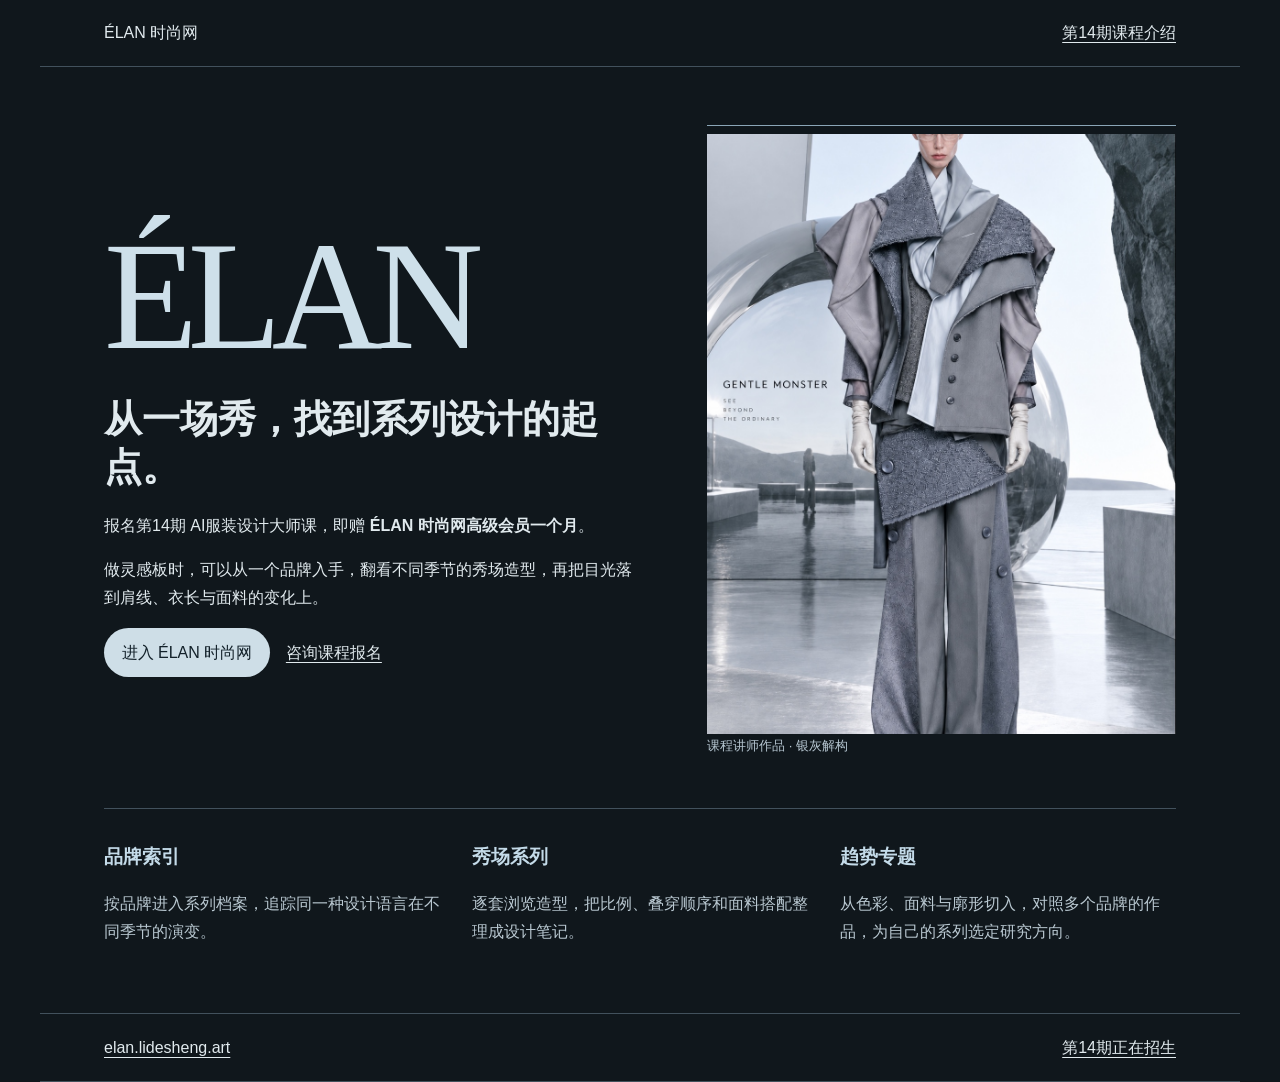
<file: course/elan.html>
<!doctype html>
<html lang="zh-CN"><head><meta charset="utf-8"><meta name="viewport" content="width=device-width,initial-scale=1"><title>ÉLAN 时尚网｜第14期学员会员赠礼</title><meta name="description" content="报名第14期 AI服装设计大师课，即赠 ÉLAN 时尚网高级会员一个月。用品牌秀场档案和趋势专题开展系列设计调研。"><style>
*{box-sizing:border-box}body{margin:0;background:#10171c;color:#e1eaee;font:16px/1.75 Arial,"PingFang SC","Microsoft YaHei",sans-serif}main,header,footer{max-width:1200px;margin:auto;padding:1.2rem 5vw}header,footer{display:flex;justify-content:space-between;gap:1rem;border-bottom:1px solid #42515c}a{color:inherit;text-underline-offset:.25em}.hero{display:grid;grid-template-columns:1.15fr 1fr;align-items:center;gap:5vw;padding:3vw 0 4vw}.hero img{width:100%;height:clamp(320px,48vw,600px);object-fit:cover;display:block}figure{margin:0}figcaption{font-size:.83rem;color:#b5c5d0}h1{font:normal clamp(5rem,12vw,10rem)/1 Georgia,serif;letter-spacing:-.065em;color:#cee0ea;margin:.1em 0}h2{font-size:clamp(1.6rem,3vw,2.6rem);line-height:1.25;margin:.55em 0}p{max-width:36em}.links{display:flex;flex-wrap:wrap;gap:1rem;align-items:center}.btn{background:#cedee7;color:#13212a;text-decoration:none;padding:.65em 1.1em}.features{display:grid;grid-template-columns:repeat(3,1fr);gap:2rem;border-top:1px solid #42515c;padding:2rem 0}h3{margin:0}footer{border-top:1px solid #42515c;flex-wrap:wrap}@media(max-width:700px){.hero,.features{grid-template-columns:1fr}.hero{padding:1.5rem 0}.hero img{height:22rem;object-position:center 32%}.features{gap:1rem}.features p{margin:.4rem 0}}
.btn{border-radius:50px}.hero figure{border-top:1px solid #8ba6b7;padding-top:8px}.features h3{color:#c4dbe9}.features p{color:#b9c8d1}a:focus-visible{outline:2px solid #bbd7e7;outline-offset:4px}</style></head><body><header><span>ÉLAN 时尚网</span><a href="./">第14期课程介绍</a></header><main><section class="hero"><div><h1 lang="fr">ÉLAN</h1><h2>从一场秀，找到系列设计的起点。</h2><p>报名第14期 AI服装设计大师课，即赠 <strong>ÉLAN 时尚网高级会员一个月</strong>。</p><p>做灵感板时，可以从一个品牌入手，翻看不同季节的秀场造型，再把目光落到肩线、衣长与面料的变化上。</p><div class="links"><a class="btn" href="https://elan.lidesheng.art/">进入 ÉLAN 时尚网</a><a href="./#contact">咨询课程报名</a></div></div><figure><img src="assets/fashion-silver-grey-layered.jpg" alt="银灰色服装的层叠廓形"><figcaption>课程讲师作品 · 银灰解构</figcaption></figure></section><section class="features" aria-label="ÉLAN 设计调研"><article><h3>品牌索引</h3><p>按品牌进入系列档案，追踪同一种设计语言在不同季节的演变。</p></article><article><h3>秀场系列</h3><p>逐套浏览造型，把比例、叠穿顺序和面料搭配整理成设计笔记。</p></article><article><h3>趋势专题</h3><p>从色彩、面料与廓形切入，对照多个品牌的作品，为自己的系列选定研究方向。</p></article></section></main><footer><a href="https://elan.lidesheng.art/">elan.lidesheng.art</a><a href="./#contact">第14期正在招生</a></footer></body></html>
</file>
